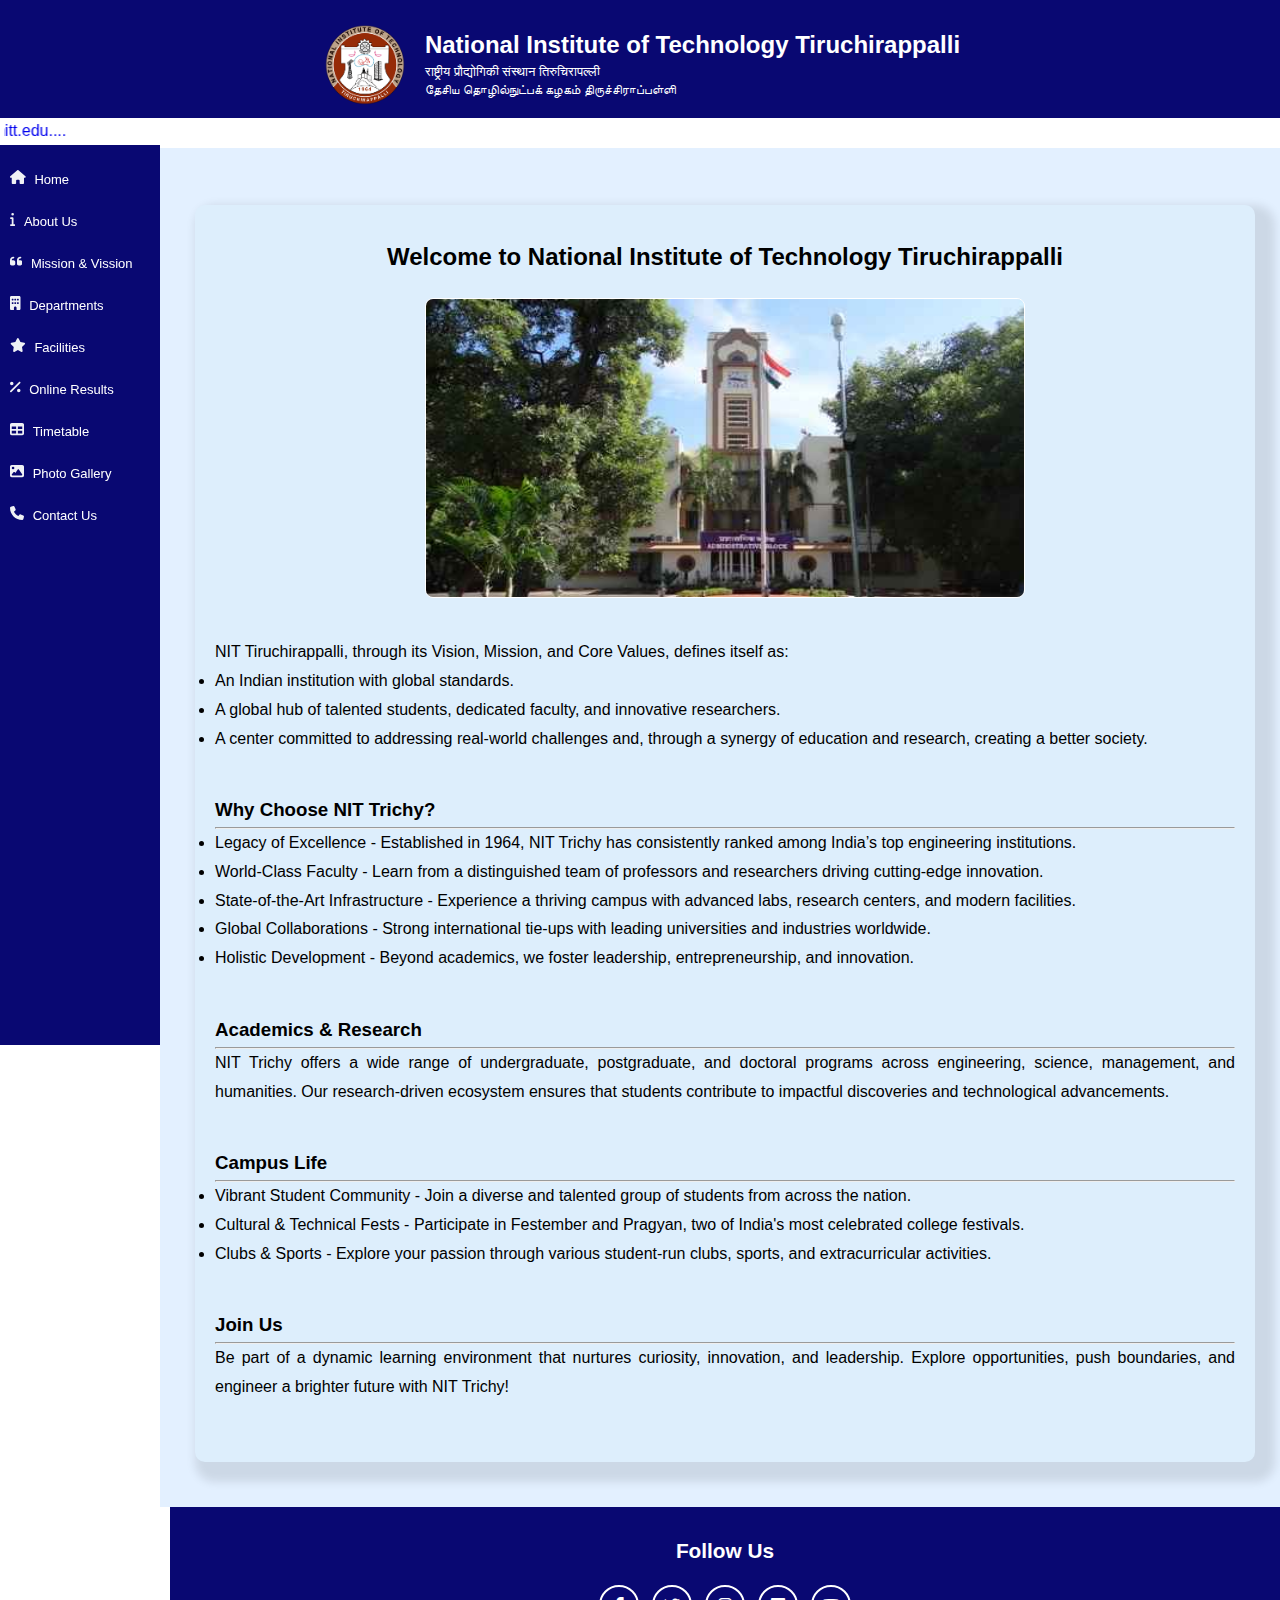
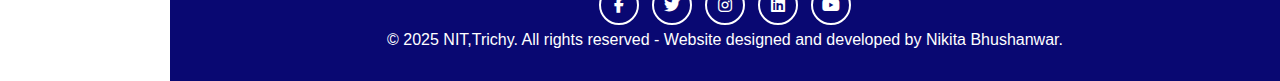
<file: index.html>
<!DOCTYPE html>
<html lang="en">

<head>
    <meta charset="UTF-8">
    <meta name="viewport" content="width=device-width, initial-scale=1.0">
    <title>Home Page</title>
    <link rel="stylesheet" type="text/css"
        href="https://cdnjs.cloudflare.com/ajax/libs/font-awesome/6.7.2/css/all.min.css" />
    <link rel="stylesheet" type="text/css" href="style.css" /> 
 
<script async src="https://www.googletagmanager.com/gtag/js?id=G-X4LWF6E8EG"></script>
<script>
  window.dataLayer = window.dataLayer || [];
  function gtag(){dataLayer.push(arguments);}
  gtag('js', new Date());

  gtag('config', 'G-X4LWF6E8EG');
</script>
</head>

<body>

    <div id="header-banner">
        <div class="logo-container">
            <img src="logo.png" width="120px" height="120px">
            <div class="college-name">
                <h1>National Institute of Technology Tiruchirappalli</h1>
                <p style="margin-bottom: 2px;">राष्ट्रीय प्रौद्योगिकी संस्थान तिरुचिरापल्ली</p>
                <p>தேசிய தொழில்நுட்பக் கழகம் திருச்சிராப்பள்ளி</p>
            </div>
        </div>
    </div>


    <div class="marquee-container">
        <marquee behavior="scroll" direction="right">
            <a href="#" target="_blank">NIRF 2024 - First among NITs, Ninth in Engineering</a>
            <a href="#" target="_blank">RECAL Scholarship 2024 Application Form, last date extended till January 21,
                2025</a>
            <a href="#" target="_blank" con="">Congratulations to our B.Tech Students for receiving prestigious Mitacs
                Globalink Research Internship 2024</a>
            <a href="#" target="_blank">Certificate of Appreciation - NIPAM 2022</a>
            <a href="#" target="_blank">NIT-T appointed as the National MOOCs Coordinator for offering Engineering
                Courses
                at UG &amp; PG level by MHRD, GOI</a>
            <a href="#" target="_blank">NIT, Tiruchirapalli gets Prime Minister's Research Fellowship (PMRF) Scheme </a>
            <a href="#" target="_blank">For skill hub courses and applications https://skillhub.nitt.edu/ ....</a>
            <a href="#">Women Sexual Harassment Helpline 9486001149, email: womencell@nitt.edu.... Students Grievance
                Helpline Mobile Number: 9486001198 and email: studentsgrievance@nitt.edu....</a>
        </marquee>
    </div>

    <div class="main-container">
        <div class="container">
            <div class="content">
                <h2 style="text-align: center; padding: 10px;">Welcome to National Institute of Technology
                    Tiruchirappalli</h2>
                <img src="main.JPG" width="400px" height="300px" alt="NIT Trichy" style="border: 1px solid #fff;">
                <p><h4 style="font-weight:400">NIT Tiruchirappalli, through its Vision, Mission, and Core Values, defines itself as:</h4>
                <ul type="disc">
                    <li>An Indian institution with global standards.</li>
                    <li>A global hub of talented students, dedicated faculty, and innovative researchers.</li>
                    <li>A center committed to addressing real-world challenges and, through a synergy of education and
                        research, creating a better society.</li>
                </ul>
                </p>
                <p>
                    <h3>Why Choose NIT Trichy?</h3>
                    <hr>
                    <ul type="disc"> 
                    <li>Legacy of Excellence - Established in 1964, NIT Trichy has consistently ranked among India’s top
                    engineering institutions.</li>
                    <li>World-Class Faculty - Learn from a distinguished team of professors and researchers driving
                    cutting-edge innovation.</li>
                    <li> State-of-the-Art Infrastructure - Experience a thriving campus with advanced labs, research
                    centers, and modern facilities.</li>
                    <li>Global Collaborations - Strong international tie-ups with leading universities and industries
                    worldwide.</li>
                    <li> Holistic Development - Beyond academics, we foster leadership, entrepreneurship, and innovation.</li>
                    </ul>
                </p>
                <p>
                    <h3>Academics & Research</h3>
                    <hr>
                    NIT Trichy offers a wide range of undergraduate, postgraduate, and doctoral programs across
                    engineering, science, management, and humanities. Our research-driven ecosystem ensures that
                    students contribute to impactful discoveries and technological advancements.
                </p>
                <p>
                    <h3>Campus Life</h3>
                    <hr>
                    <ul type="disc">
                    <li>Vibrant Student Community - Join a diverse and talented group of students from across the nation.</li>
                    <li> Cultural & Technical Fests - Participate in Festember and Pragyan, two of India's most celebrated
                    college festivals.</li>
                    <li> Clubs & Sports - Explore your passion through various student-run clubs, sports, and
                    extracurricular activities.</li>
                    </ul>
                </p>
                <p>
                    <h3>Join Us</h3>
                    <hr>
                    Be part of a dynamic learning environment that nurtures curiosity, innovation, and leadership.
                    Explore opportunities, push boundaries, and engineer a brighter future with NIT Trichy!
                </p>
            </div>
        </div>
    </div>


    <div class="sidebar">
        <ul class="nav">
            <li>
                <a href="index.html">
                    <svg xmlns="http://www.w3.org/2000/svg" height="14" width="15.75"
                        viewBox="0 0 576 512"><!--!Font Awesome Free 6.7.2 by @fontawesome - https://fontawesome.com License - https://fontawesome.com/license/free Copyright 2025 Fonticons, Inc.-->
                        <path fill="#eff1f5"
                            d="M575.8 255.5c0 18-15 32.1-32 32.1l-32 0 .7 160.2c0 2.7-.2 5.4-.5 8.1l0 16.2c0 22.1-17.9 40-40 40l-16 0c-1.1 0-2.2 0-3.3-.1c-1.4 .1-2.8 .1-4.2 .1L416 512l-24 0c-22.1 0-40-17.9-40-40l0-24 0-64c0-17.7-14.3-32-32-32l-64 0c-17.7 0-32 14.3-32 32l0 64 0 24c0 22.1-17.9 40-40 40l-24 0-31.9 0c-1.5 0-3-.1-4.5-.2c-1.2 .1-2.4 .2-3.6 .2l-16 0c-22.1 0-40-17.9-40-40l0-112c0-.9 0-1.9 .1-2.8l0-69.7-32 0c-18 0-32-14-32-32.1c0-9 3-17 10-24L266.4 8c7-7 15-8 22-8s15 2 21 7L564.8 231.5c8 7 12 15 11 24z" />
                    </svg>
                    <span>Home</span>
                </a>
            </li>

            <li>
                <a href="about_us.html">
                    <svg xmlns="http://www.w3.org/2000/svg" height="14" width="5.25"
                        viewBox="0 0 192 512"><!--!Font Awesome Free 6.7.2 by @fontawesome - https://fontawesome.com License - https://fontawesome.com/license/free Copyright 2025 Fonticons, Inc.-->
                        <path fill="#eff1f5"
                            d="M48 80a48 48 0 1 1 96 0A48 48 0 1 1 48 80zM0 224c0-17.7 14.3-32 32-32l64 0c17.7 0 32 14.3 32 32l0 224 32 0c17.7 0 32 14.3 32 32s-14.3 32-32 32L32 512c-17.7 0-32-14.3-32-32s14.3-32 32-32l32 0 0-192-32 0c-17.7 0-32-14.3-32-32z" />
                    </svg>
                    <span>About Us</span>
                </a>
            </li>

            <li>
                <a href="mission.html">
                    <svg xmlns="http://www.w3.org/2000/svg" height="14" width="12.25"
                        viewBox="0 0 448 512"><!--!Font Awesome Free 6.7.2 by @fontawesome - https://fontawesome.com License - https://fontawesome.com/license/free Copyright 2025 Fonticons, Inc.-->
                        <path fill="#eff1f5"
                            d="M0 216C0 149.7 53.7 96 120 96l8 0c17.7 0 32 14.3 32 32s-14.3 32-32 32l-8 0c-30.9 0-56 25.1-56 56l0 8 64 0c35.3 0 64 28.7 64 64l0 64c0 35.3-28.7 64-64 64l-64 0c-35.3 0-64-28.7-64-64l0-32 0-32 0-72zm256 0c0-66.3 53.7-120 120-120l8 0c17.7 0 32 14.3 32 32s-14.3 32-32 32l-8 0c-30.9 0-56 25.1-56 56l0 8 64 0c35.3 0 64 28.7 64 64l0 64c0 35.3-28.7 64-64 64l-64 0c-35.3 0-64-28.7-64-64l0-32 0-32 0-72z" />
                    </svg>
                    <span>Mission & Vission</span>
                </a>
            </li>

            <li>
                <a href="departmentnew.html">
                    <svg xmlns="http://www.w3.org/2000/svg" height="14" width="10.5"
                        viewBox="0 0 384 512"><!--!Font Awesome Free 6.7.2 by @fontawesome - https://fontawesome.com License - https://fontawesome.com/license/free Copyright 2025 Fonticons, Inc.-->
                        <path fill="#eff1f5"
                            d="M48 0C21.5 0 0 21.5 0 48L0 464c0 26.5 21.5 48 48 48l96 0 0-80c0-26.5 21.5-48 48-48s48 21.5 48 48l0 80 96 0c26.5 0 48-21.5 48-48l0-416c0-26.5-21.5-48-48-48L48 0zM64 240c0-8.8 7.2-16 16-16l32 0c8.8 0 16 7.2 16 16l0 32c0 8.8-7.2 16-16 16l-32 0c-8.8 0-16-7.2-16-16l0-32zm112-16l32 0c8.8 0 16 7.2 16 16l0 32c0 8.8-7.2 16-16 16l-32 0c-8.8 0-16-7.2-16-16l0-32c0-8.8 7.2-16 16-16zm80 16c0-8.8 7.2-16 16-16l32 0c8.8 0 16 7.2 16 16l0 32c0 8.8-7.2 16-16 16l-32 0c-8.8 0-16-7.2-16-16l0-32zM80 96l32 0c8.8 0 16 7.2 16 16l0 32c0 8.8-7.2 16-16 16l-32 0c-8.8 0-16-7.2-16-16l0-32c0-8.8 7.2-16 16-16zm80 16c0-8.8 7.2-16 16-16l32 0c8.8 0 16 7.2 16 16l0 32c0 8.8-7.2 16-16 16l-32 0c-8.8 0-16-7.2-16-16l0-32zM272 96l32 0c8.8 0 16 7.2 16 16l0 32c0 8.8-7.2 16-16 16l-32 0c-8.8 0-16-7.2-16-16l0-32c0-8.8 7.2-16 16-16z" />
                    </svg>
                    <span>Departments</span>
                </a>
            </li>

            <li>
                <a href="facilities.html">
                    <svg xmlns="http://www.w3.org/2000/svg" height="14" width="15.75"
                        viewBox="0 0 576 512"><!--!Font Awesome Free 6.7.2 by @fontawesome - https://fontawesome.com License - https://fontawesome.com/license/free Copyright 2025 Fonticons, Inc.-->
                        <path fill="#eff1f5"
                            d="M316.9 18C311.6 7 300.4 0 288.1 0s-23.4 7-28.8 18L195 150.3 51.4 171.5c-12 1.8-22 10.2-25.7 21.7s-.7 24.2 7.9 32.7L137.8 329 113.2 474.7c-2 12 3 24.2 12.9 31.3s23 8 33.8 2.3l128.3-68.5 128.3 68.5c10.8 5.7 23.9 4.9 33.8-2.3s14.9-19.3 12.9-31.3L438.5 329 542.7 225.9c8.6-8.5 11.7-21.2 7.9-32.7s-13.7-19.9-25.7-21.7L381.2 150.3 316.9 18z" />
                    </svg>
                    <span>Facilities</span>
                </a>
            </li>

            <li>
                <a href="resultsnew.html">
                    <svg xmlns="http://www.w3.org/2000/svg" height="14" width="10.5"
                        viewBox="0 0 384 512"><!--!Font Awesome Free 6.7.2 by @fontawesome - https://fontawesome.com License - https://fontawesome.com/license/free Copyright 2025 Fonticons, Inc.-->
                        <path fill="#eff1f5"
                            d="M374.6 118.6c12.5-12.5 12.5-32.8 0-45.3s-32.8-12.5-45.3 0l-320 320c-12.5 12.5-12.5 32.8 0 45.3s32.8 12.5 45.3 0l320-320zM128 128A64 64 0 1 0 0 128a64 64 0 1 0 128 0zM384 384a64 64 0 1 0 -128 0 64 64 0 1 0 128 0z" />
                    </svg>
                    <span>Online Results</span>
                </a>
            </li>

            <li>
                <a href="timetable.html">
                    <svg xmlns="http://www.w3.org/2000/svg" height="14" width="14"
                        viewBox="0 0 512 512"><!--!Font Awesome Free 6.7.2 by @fontawesome - https://fontawesome.com License - https://fontawesome.com/license/free Copyright 2025 Fonticons, Inc.-->
                        <path fill="#eff1f5"
                            d="M64 256l0-96 160 0 0 96L64 256zm0 64l160 0 0 96L64 416l0-96zm224 96l0-96 160 0 0 96-160 0zM448 256l-160 0 0-96 160 0 0 96zM64 32C28.7 32 0 60.7 0 96L0 416c0 35.3 28.7 64 64 64l384 0c35.3 0 64-28.7 64-64l0-320c0-35.3-28.7-64-64-64L64 32z" />
                    </svg>
                    <span>Timetable</span>
                </a>
            </li>

            <li>
                <a href="photonew.html">
                    <svg xmlns="http://www.w3.org/2000/svg" height="14" width="14"
                        viewBox="0 0 512 512"><!--!Font Awesome Free 6.7.2 by @fontawesome - https://fontawesome.com License - https://fontawesome.com/license/free Copyright 2025 Fonticons, Inc.-->
                        <path fill="#eff1f5"
                            d="M0 96C0 60.7 28.7 32 64 32l384 0c35.3 0 64 28.7 64 64l0 320c0 35.3-28.7 64-64 64L64 480c-35.3 0-64-28.7-64-64L0 96zM323.8 202.5c-4.5-6.6-11.9-10.5-19.8-10.5s-15.4 3.9-19.8 10.5l-87 127.6L170.7 297c-4.6-5.7-11.5-9-18.7-9s-14.2 3.3-18.7 9l-64 80c-5.8 7.2-6.9 17.1-2.9 25.4s12.4 13.6 21.6 13.6l96 0 32 0 208 0c8.9 0 17.1-4.9 21.2-12.8s3.6-17.4-1.4-24.7l-120-176zM112 192a48 48 0 1 0 0-96 48 48 0 1 0 0 96z" />
                    </svg>
                    <span>Photo Gallery</span>
                </a>
            </li>

            <li>
                <a href="contactnew.html">
                    <svg xmlns="http://www.w3.org/2000/svg" height="14" width="14"
                        viewBox="0 0 512 512"><!--!Font Awesome Free 6.7.2 by @fontawesome - https://fontawesome.com License - https://fontawesome.com/license/free Copyright 2025 Fonticons, Inc.-->
                        <path fill="#eff1f5"
                            d="M164.9 24.6c-7.7-18.6-28-28.5-47.4-23.2l-88 24C12.1 30.2 0 46 0 64C0 311.4 200.6 512 448 512c18 0 33.8-12.1 38.6-29.5l24-88c5.3-19.4-4.6-39.7-23.2-47.4l-96-40c-16.3-6.8-35.2-2.1-46.3 11.6L304.7 368C234.3 334.7 177.3 277.7 144 207.3L193.3 167c13.7-11.2 18.4-30 11.6-46.3l-40-96z" />
                    </svg>
                    <span>Contact Us</span>
                </a>
            </li>
        </ul>
    </div>

    <div class="contact-footer">
        <h3>Follow Us</h3>
        <div class="social-links">
            <a href="https://www.facebook.com/NITT.Official/" class="fab fa-facebook-f" target="_blank"></a>
            <a href="https://x.com/ReachNITT?mx=2" class="fab fa-twitter" target="_blank"></a>
            <a href="https://www.instagram.com/nit_tiruchirappalli/?hl=en" class="fab fa-instagram" target="_blank"></a>
            <a href="https://in.linkedin.com/school/nittrichy/" class="fab fa-linkedin" target="_blank"></a>
            <a href="https://www.youtube.com/channel/UCEPOEe5azp3FbUjvMwttPqw" class="fab fa-youtube"
                target="_blank"></a>
        </div>
        <p style="text-align: center; color: #fff;">© 2025 NIT,Trichy. All rights reserved - Website designed and
            developed by Nikita Bhushanwar.</p>
    </div>

    <script src="script.js"></script>

</body>

</html>
</file>
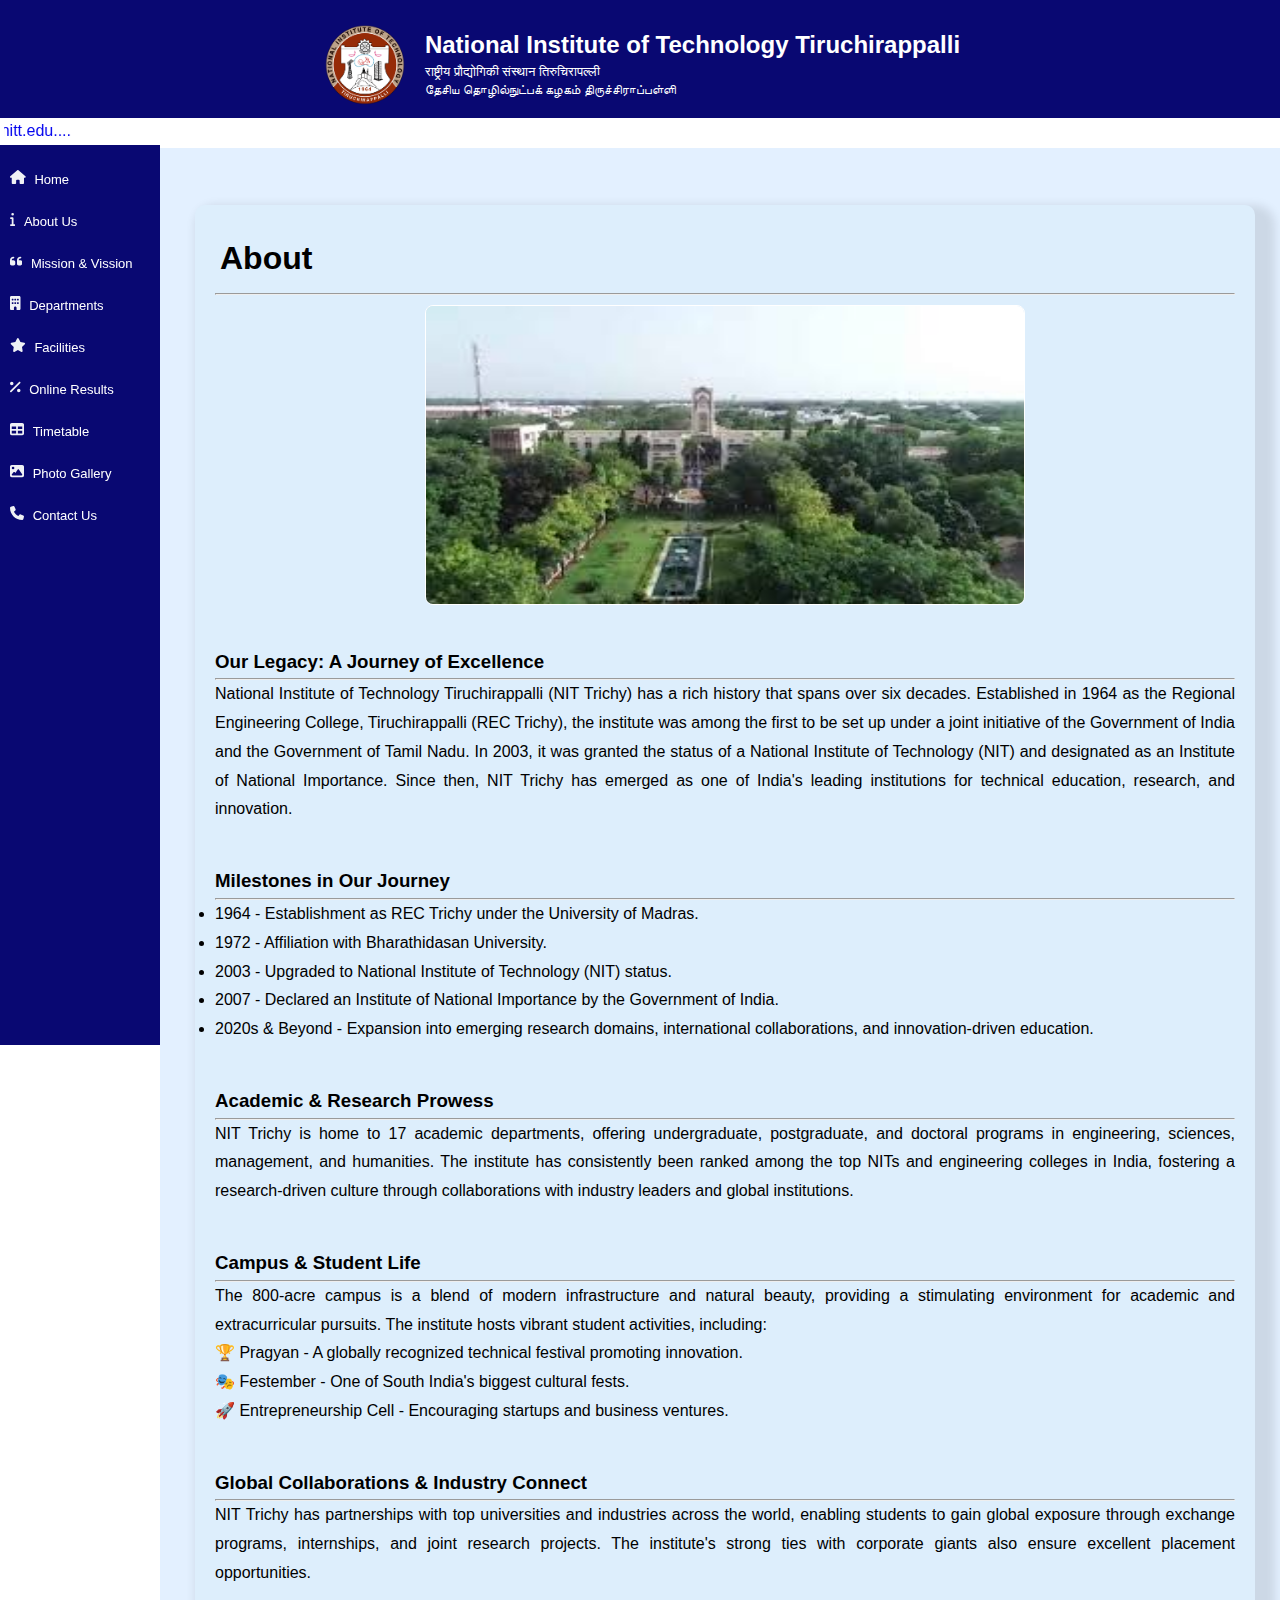
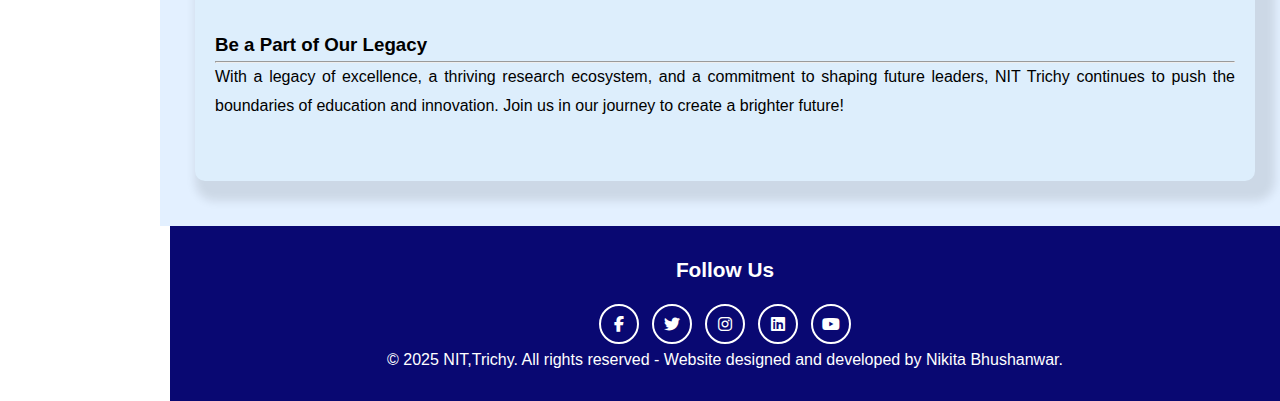
<file: about_us.html>
<!DOCTYPE html>
<html lang="en">

<head>
    <meta charset="UTF-8">
    <meta name="viewport" content="width=device-width, initial-scale=1.0">
    <title>About Us</title>
    <link rel="stylesheet" type="text/css"
        href="https://cdnjs.cloudflare.com/ajax/libs/font-awesome/6.7.2/css/all.min.css" />
    <link rel="stylesheet" type="text/css" href="style.css" />
<script async src="https://www.googletagmanager.com/gtag/js?id=G-X4LWF6E8EG"></script>
<script>
  window.dataLayer = window.dataLayer || [];
  function gtag(){dataLayer.push(arguments);}
  gtag('js', new Date());

  gtag('config', 'G-X4LWF6E8EG');
</script>
</head>

<body>

    <div id="header-banner">
        <div class="logo-container">
            <img src="logo.png" width="120px" height="120px">
            <div class="college-name">
                <h1>National Institute of Technology Tiruchirappalli</h1>
                <p style="margin-bottom: 2px;">राष्ट्रीय प्रौद्योगिकी संस्थान तिरुचिरापल्ली</p>
                <p>தேசிய தொழில்நுட்பக் கழகம் திருச்சிராப்பள்ளி</p>
            </div>
        </div>
    </div>


    <div class="marquee-container">
        <marquee behavior="scroll" direction="right">
            <a href="#" target="_blank">NIRF 2024 - First among NITs, Ninth in Engineering</a>
            <a href="#" target="_blank">RECAL Scholarship 2024 Application Form, last date extended till January 21,
                2025</a>
            <a href="#" target="_blank" con="">Congratulations to our B.Tech Students for receiving prestigious Mitacs
                Globalink Research Internship 2024</a>
            <a href="#" target="_blank">Certificate of Appreciation - NIPAM 2022</a>
            <a href="#" target="_blank">NIT-T appointed as the National MOOCs Coordinator for offering Engineering
                Courses
                at UG &amp; PG level by MHRD, GOI</a>
            <a href="#" target="_blank">NIT, Tiruchirapalli gets Prime Minister's Research Fellowship (PMRF) Scheme </a>
            <a href="#" target="_blank">For skill hub courses and applications https://skillhub.nitt.edu/ ....</a>
            <a href="#">Women Sexual Harassment Helpline 9486001149, email: womencell@nitt.edu.... Students Grievance
                Helpline Mobile Number: 9486001198 and email: studentsgrievance@nitt.edu....</a>
        </marquee>
    </div>

    <div class="main-container">
        <div class="container">
            <div class="content">
                <h1 style=" padding: 5px;">About</h1>
                <hr>
                <img src="campus1.jpeg" width="400px" height="300px" alt="NIT Trichy"
                    style="border: 1px solid #fff;">
                <p>
                <h3>Our Legacy: A Journey of Excellence</h3>
                <hr>
                    National Institute of Technology Tiruchirappalli (NIT Trichy) has a rich history that spans over six
                    decades. Established in 1964 as the Regional Engineering College, Tiruchirappalli (REC Trichy), the
                    institute was among the first to be set up under a joint initiative of the Government of India and
                    the
                    Government of Tamil Nadu. In 2003, it was granted the status of a National Institute of Technology
                    (NIT)
                    and designated as an Institute of National Importance. Since then, NIT Trichy has emerged as one of
                    India's leading institutions for technical education, research, and innovation.
                    </p>
                    <p>
                    <h3>Milestones in Our Journey</h3>
                    <hr>
                    <ul type="disc">
                        <li>1964 - Establishment as REC Trichy under the University of Madras.</li>
                        <li>1972 - Affiliation with Bharathidasan University.</li>
                        <li>2003 - Upgraded to National Institute of Technology (NIT) status.</li>
                        <li>2007 - Declared an Institute of National Importance by the Government of India.</li>
                        <li>2020s & Beyond - Expansion into emerging research domains, international collaborations, and
                            innovation-driven education.</li>
                    </ul>
                    </p>
                    <p>
                    <h3>Academic & Research Prowess</h3>
                    <hr>
                    NIT Trichy is home to 17 academic departments, offering undergraduate, postgraduate, and doctoral
                    programs in engineering, sciences, management, and humanities. The institute has consistently been
                    ranked among the top NITs and engineering colleges in India, fostering a research-driven culture
                    through collaborations with industry leaders and global institutions.
                    <p>
                    <h3>Campus & Student Life</h3>
                    <hr>
                    The 800-acre campus is a blend of modern infrastructure and natural beauty, providing a stimulating
                    environment for academic and extracurricular pursuits. The institute hosts vibrant student
                    activities, including:
                    <br>
                    🏆 Pragyan - A globally recognized technical festival promoting innovation.
                    <br>
                    🎭 Festember - One of South India's biggest cultural fests.
                    <br>
                    &#128640 Entrepreneurship Cell - Encouraging startups and business ventures.
                    </p>
                    <p>
                    <h3>Global Collaborations & Industry Connect</h3>
                    <hr>
                    NIT Trichy has partnerships with top universities and industries across the world, enabling students
                    to gain global exposure through exchange programs, internships, and joint research projects. The
                    institute's strong ties with corporate giants also ensure excellent placement opportunities.
                    </p>
                    <p>
                    <h3>Be a Part of Our Legacy</h3>
                    <hr>
                    With a legacy of excellence, a thriving research ecosystem, and a commitment to shaping future
                    leaders, NIT Trichy continues to push the boundaries of education and innovation. Join us in our
                    journey to create a brighter future!
                    <br>
                    </p>
            </div>
        </div>
    </div>


    <div class="sidebar">
        <ul class="nav">
            <li>
                <a href="index.html">
                    <svg xmlns="http://www.w3.org/2000/svg" height="14" width="15.75"
                        viewBox="0 0 576 512"><!--!Font Awesome Free 6.7.2 by @fontawesome - https://fontawesome.com License - https://fontawesome.com/license/free Copyright 2025 Fonticons, Inc.-->
                        <path fill="#eff1f5"
                            d="M575.8 255.5c0 18-15 32.1-32 32.1l-32 0 .7 160.2c0 2.7-.2 5.4-.5 8.1l0 16.2c0 22.1-17.9 40-40 40l-16 0c-1.1 0-2.2 0-3.3-.1c-1.4 .1-2.8 .1-4.2 .1L416 512l-24 0c-22.1 0-40-17.9-40-40l0-24 0-64c0-17.7-14.3-32-32-32l-64 0c-17.7 0-32 14.3-32 32l0 64 0 24c0 22.1-17.9 40-40 40l-24 0-31.9 0c-1.5 0-3-.1-4.5-.2c-1.2 .1-2.4 .2-3.6 .2l-16 0c-22.1 0-40-17.9-40-40l0-112c0-.9 0-1.9 .1-2.8l0-69.7-32 0c-18 0-32-14-32-32.1c0-9 3-17 10-24L266.4 8c7-7 15-8 22-8s15 2 21 7L564.8 231.5c8 7 12 15 11 24z" />
                    </svg>
                    <span>Home</span>
                </a>
            </li>

            <li>
                <a href="about_us.html">
                    <svg xmlns="http://www.w3.org/2000/svg" height="14" width="5.25"
                        viewBox="0 0 192 512"><!--!Font Awesome Free 6.7.2 by @fontawesome - https://fontawesome.com License - https://fontawesome.com/license/free Copyright 2025 Fonticons, Inc.-->
                        <path fill="#eff1f5"
                            d="M48 80a48 48 0 1 1 96 0A48 48 0 1 1 48 80zM0 224c0-17.7 14.3-32 32-32l64 0c17.7 0 32 14.3 32 32l0 224 32 0c17.7 0 32 14.3 32 32s-14.3 32-32 32L32 512c-17.7 0-32-14.3-32-32s14.3-32 32-32l32 0 0-192-32 0c-17.7 0-32-14.3-32-32z" />
                    </svg>
                    <span>About Us</span>
                </a>
            </li>

            <li>
                <a href="mission.html">
                    <svg xmlns="http://www.w3.org/2000/svg" height="14" width="12.25"
                        viewBox="0 0 448 512"><!--!Font Awesome Free 6.7.2 by @fontawesome - https://fontawesome.com License - https://fontawesome.com/license/free Copyright 2025 Fonticons, Inc.-->
                        <path fill="#eff1f5"
                            d="M0 216C0 149.7 53.7 96 120 96l8 0c17.7 0 32 14.3 32 32s-14.3 32-32 32l-8 0c-30.9 0-56 25.1-56 56l0 8 64 0c35.3 0 64 28.7 64 64l0 64c0 35.3-28.7 64-64 64l-64 0c-35.3 0-64-28.7-64-64l0-32 0-32 0-72zm256 0c0-66.3 53.7-120 120-120l8 0c17.7 0 32 14.3 32 32s-14.3 32-32 32l-8 0c-30.9 0-56 25.1-56 56l0 8 64 0c35.3 0 64 28.7 64 64l0 64c0 35.3-28.7 64-64 64l-64 0c-35.3 0-64-28.7-64-64l0-32 0-32 0-72z" />
                    </svg>
                    <span>Mission & Vission</span>
                </a>
            </li>

            <li>
                <a href="departmentnew.html">
                    <svg xmlns="http://www.w3.org/2000/svg" height="14" width="10.5"
                        viewBox="0 0 384 512"><!--!Font Awesome Free 6.7.2 by @fontawesome - https://fontawesome.com License - https://fontawesome.com/license/free Copyright 2025 Fonticons, Inc.-->
                        <path fill="#eff1f5"
                            d="M48 0C21.5 0 0 21.5 0 48L0 464c0 26.5 21.5 48 48 48l96 0 0-80c0-26.5 21.5-48 48-48s48 21.5 48 48l0 80 96 0c26.5 0 48-21.5 48-48l0-416c0-26.5-21.5-48-48-48L48 0zM64 240c0-8.8 7.2-16 16-16l32 0c8.8 0 16 7.2 16 16l0 32c0 8.8-7.2 16-16 16l-32 0c-8.8 0-16-7.2-16-16l0-32zm112-16l32 0c8.8 0 16 7.2 16 16l0 32c0 8.8-7.2 16-16 16l-32 0c-8.8 0-16-7.2-16-16l0-32c0-8.8 7.2-16 16-16zm80 16c0-8.8 7.2-16 16-16l32 0c8.8 0 16 7.2 16 16l0 32c0 8.8-7.2 16-16 16l-32 0c-8.8 0-16-7.2-16-16l0-32zM80 96l32 0c8.8 0 16 7.2 16 16l0 32c0 8.8-7.2 16-16 16l-32 0c-8.8 0-16-7.2-16-16l0-32c0-8.8 7.2-16 16-16zm80 16c0-8.8 7.2-16 16-16l32 0c8.8 0 16 7.2 16 16l0 32c0 8.8-7.2 16-16 16l-32 0c-8.8 0-16-7.2-16-16l0-32zM272 96l32 0c8.8 0 16 7.2 16 16l0 32c0 8.8-7.2 16-16 16l-32 0c-8.8 0-16-7.2-16-16l0-32c0-8.8 7.2-16 16-16z" />
                    </svg>
                    <span>Departments</span>
                </a>
            </li>

            <li>
                <a href="facilities.html">
                    <svg xmlns="http://www.w3.org/2000/svg" height="14" width="15.75"
                        viewBox="0 0 576 512"><!--!Font Awesome Free 6.7.2 by @fontawesome - https://fontawesome.com License - https://fontawesome.com/license/free Copyright 2025 Fonticons, Inc.-->
                        <path fill="#eff1f5"
                            d="M316.9 18C311.6 7 300.4 0 288.1 0s-23.4 7-28.8 18L195 150.3 51.4 171.5c-12 1.8-22 10.2-25.7 21.7s-.7 24.2 7.9 32.7L137.8 329 113.2 474.7c-2 12 3 24.2 12.9 31.3s23 8 33.8 2.3l128.3-68.5 128.3 68.5c10.8 5.7 23.9 4.9 33.8-2.3s14.9-19.3 12.9-31.3L438.5 329 542.7 225.9c8.6-8.5 11.7-21.2 7.9-32.7s-13.7-19.9-25.7-21.7L381.2 150.3 316.9 18z" />
                    </svg>
                    <span>Facilities</span>
                </a>
            </li>

            <li>
                <a href="resultsnew.html">
                    <svg xmlns="http://www.w3.org/2000/svg" height="14" width="10.5"
                        viewBox="0 0 384 512"><!--!Font Awesome Free 6.7.2 by @fontawesome - https://fontawesome.com License - https://fontawesome.com/license/free Copyright 2025 Fonticons, Inc.-->
                        <path fill="#eff1f5"
                            d="M374.6 118.6c12.5-12.5 12.5-32.8 0-45.3s-32.8-12.5-45.3 0l-320 320c-12.5 12.5-12.5 32.8 0 45.3s32.8 12.5 45.3 0l320-320zM128 128A64 64 0 1 0 0 128a64 64 0 1 0 128 0zM384 384a64 64 0 1 0 -128 0 64 64 0 1 0 128 0z" />
                    </svg>
                    <span>Online Results</span>
                </a>
            </li>

            <li>
                <a href="timetable.html">
                    <svg xmlns="http://www.w3.org/2000/svg" height="14" width="14"
                        viewBox="0 0 512 512"><!--!Font Awesome Free 6.7.2 by @fontawesome - https://fontawesome.com License - https://fontawesome.com/license/free Copyright 2025 Fonticons, Inc.-->
                        <path fill="#eff1f5"
                            d="M64 256l0-96 160 0 0 96L64 256zm0 64l160 0 0 96L64 416l0-96zm224 96l0-96 160 0 0 96-160 0zM448 256l-160 0 0-96 160 0 0 96zM64 32C28.7 32 0 60.7 0 96L0 416c0 35.3 28.7 64 64 64l384 0c35.3 0 64-28.7 64-64l0-320c0-35.3-28.7-64-64-64L64 32z" />
                    </svg>
                    <span>Timetable</span>
                </a>
            </li>

            <li>
                <a href="photonew.html">
                    <svg xmlns="http://www.w3.org/2000/svg" height="14" width="14"
                        viewBox="0 0 512 512"><!--!Font Awesome Free 6.7.2 by @fontawesome - https://fontawesome.com License - https://fontawesome.com/license/free Copyright 2025 Fonticons, Inc.-->
                        <path fill="#eff1f5"
                            d="M0 96C0 60.7 28.7 32 64 32l384 0c35.3 0 64 28.7 64 64l0 320c0 35.3-28.7 64-64 64L64 480c-35.3 0-64-28.7-64-64L0 96zM323.8 202.5c-4.5-6.6-11.9-10.5-19.8-10.5s-15.4 3.9-19.8 10.5l-87 127.6L170.7 297c-4.6-5.7-11.5-9-18.7-9s-14.2 3.3-18.7 9l-64 80c-5.8 7.2-6.9 17.1-2.9 25.4s12.4 13.6 21.6 13.6l96 0 32 0 208 0c8.9 0 17.1-4.9 21.2-12.8s3.6-17.4-1.4-24.7l-120-176zM112 192a48 48 0 1 0 0-96 48 48 0 1 0 0 96z" />
                    </svg>
                    <span>Photo Gallery</span>
                </a>
            </li>

            <li>
                <a href="contactnew.html">
                    <svg xmlns="http://www.w3.org/2000/svg" height="14" width="14"
                        viewBox="0 0 512 512"><!--!Font Awesome Free 6.7.2 by @fontawesome - https://fontawesome.com License - https://fontawesome.com/license/free Copyright 2025 Fonticons, Inc.-->
                        <path fill="#eff1f5"
                            d="M164.9 24.6c-7.7-18.6-28-28.5-47.4-23.2l-88 24C12.1 30.2 0 46 0 64C0 311.4 200.6 512 448 512c18 0 33.8-12.1 38.6-29.5l24-88c5.3-19.4-4.6-39.7-23.2-47.4l-96-40c-16.3-6.8-35.2-2.1-46.3 11.6L304.7 368C234.3 334.7 177.3 277.7 144 207.3L193.3 167c13.7-11.2 18.4-30 11.6-46.3l-40-96z" />
                    </svg>
                    <span>Contact Us</span>
                </a>
            </li>
        </ul>
    </div>

    <div class="contact-footer">
        <h3>Follow Us</h3>
        <div class="social-links">
            <a href="https://www.facebook.com/NITT.Official/" class="fab fa-facebook-f" target="_blank"></a>
            <a href="https://x.com/ReachNITT?mx=2" class="fab fa-twitter" target="_blank"></a>
            <a href="https://www.instagram.com/nit_tiruchirappalli/?hl=en" class="fab fa-instagram" target="_blank"></a>
            <a href="https://in.linkedin.com/school/nittrichy/" class="fab fa-linkedin" target="_blank"></a>
            <a href="https://www.youtube.com/channel/UCEPOEe5azp3FbUjvMwttPqw" class="fab fa-youtube"
                target="_blank"></a>
        </div>
        <p style="text-align: center; color: #fff;">© 2025 NIT,Trichy. All rights reserved - Website designed and
            developed by Nikita Bhushanwar.</p>
    </div>

    <script src="script.js"></script>

</body>

</html>
</file>
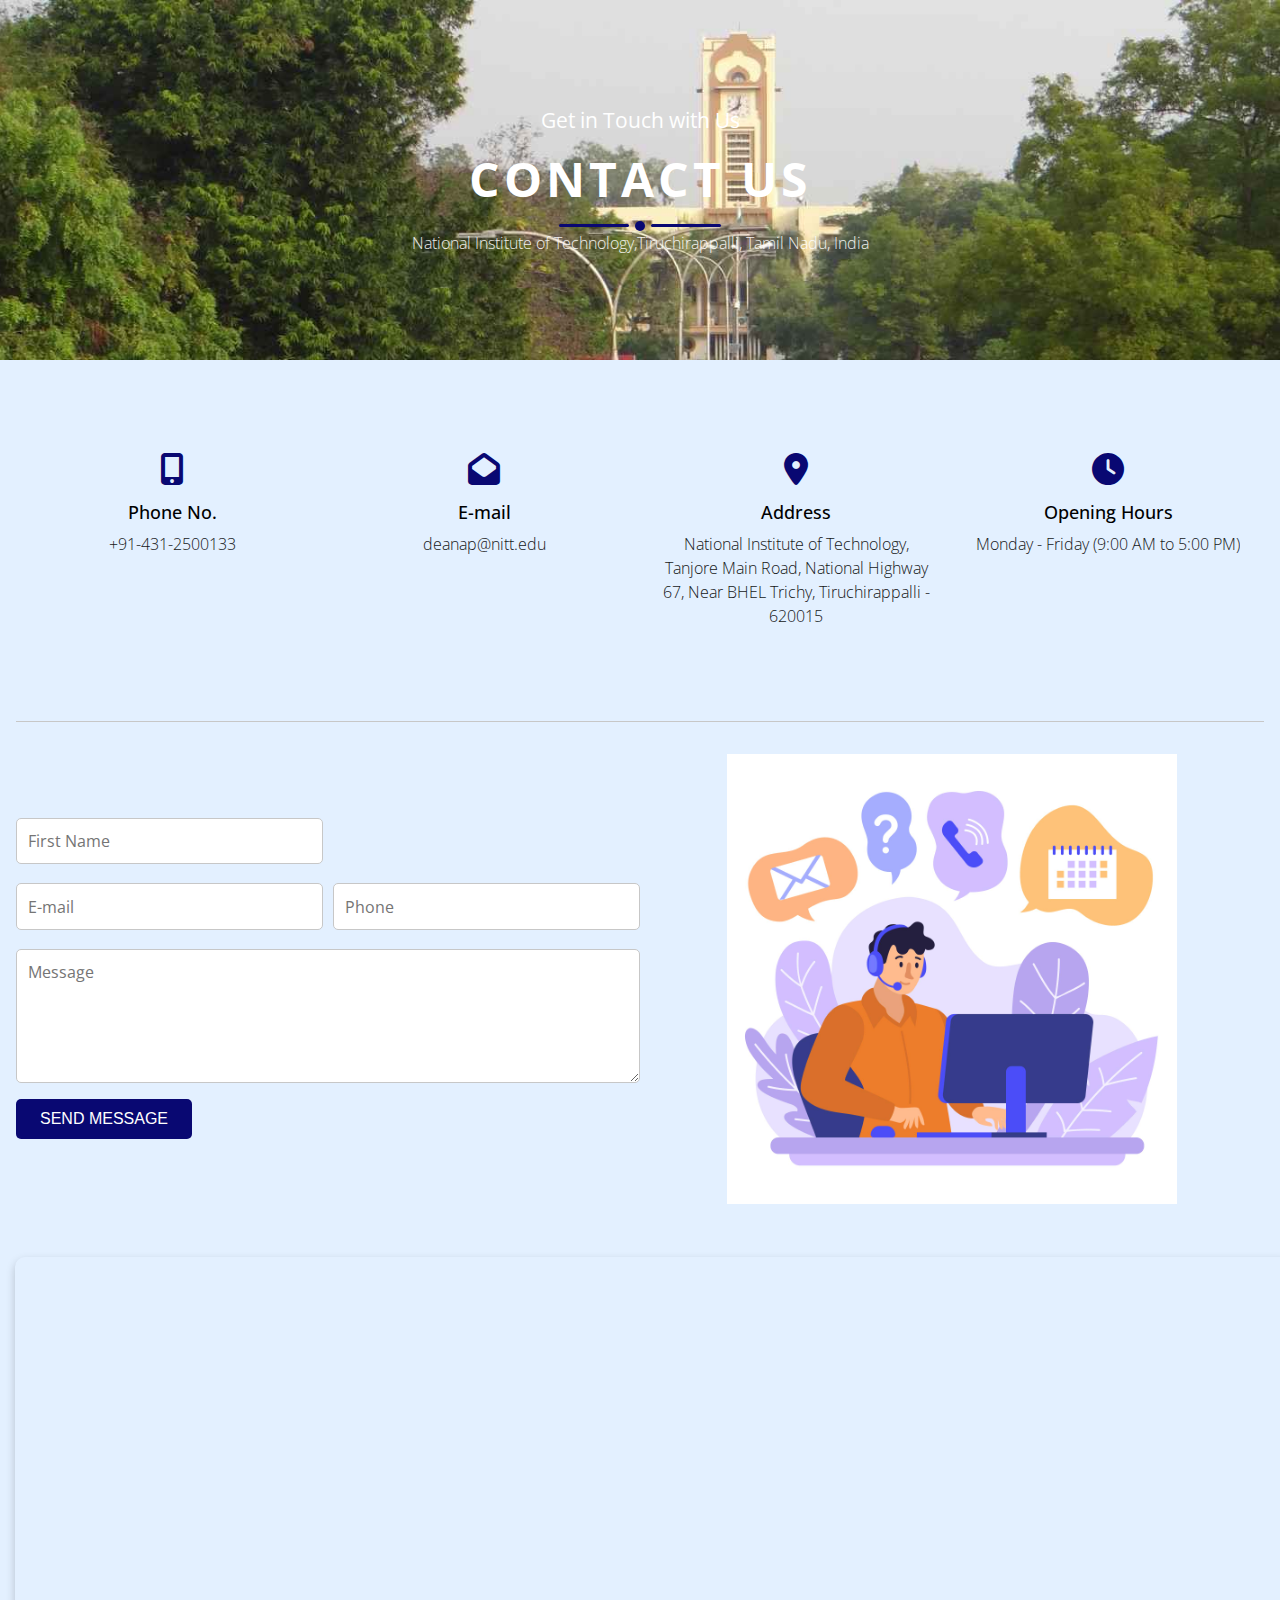
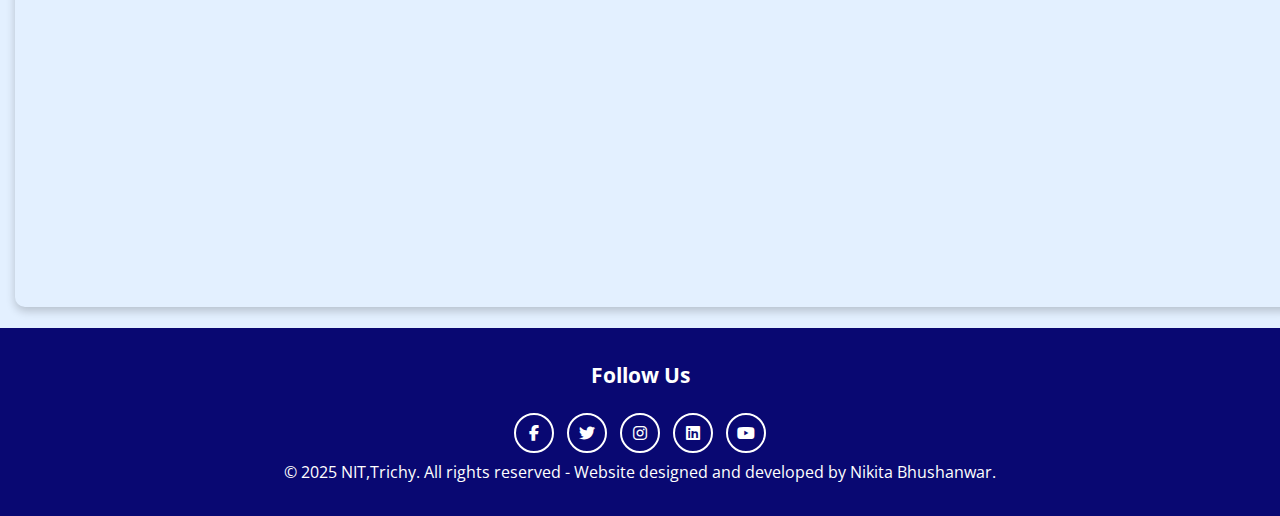
<file: contact_us.html>
<!DOCTYPE html>
<html lang="en">

<head>
    <meta charset="UTF-8">
    <meta name="viewport" content="width=device-width, initial-scale=1.0">
    <title>Contact Us</title>

    <link rel="stylesheet" href="https://cdnjs.cloudflare.com/ajax/libs/font-awesome/6.7.2/css/all.min.css"
        integrity="sha512-Evv84Mr4kqVGRNSgIGL/F/aIDqQb7xQ2vcrdIwxfjThSH8CSR7PBEakCr51Ck+w+/U6swU2Im1vVX0SVk9ABhg=="
        crossorigin="anonymous" referrerpolicy="no-referrer" />
   
<script async src="https://www.googletagmanager.com/gtag/js?id=G-X4LWF6E8EG"></script>
<script>
  window.dataLayer = window.dataLayer || [];
  function gtag(){dataLayer.push(arguments);}
  gtag('js', new Date());

  gtag('config', 'G-X4LWF6E8EG');
</script>

    <style>
        /* Contact-Us */
        @import url('https://fonts.googleapis.com/css2?family=Open+Sans:,wght@300;400;600;800&display=swap');

        * {
            box-sizing: border-box;
            padding: 0px;
            margin: 0px;
        }

        body {
            font-family: 'Open Sans', sans-serif;
            line-height: 1.5;
        }

        .contact-section {
            background: url("background.png") center;
            background-size: cover;
        }

        .contact-bg {
            height: 40vh;
            background: linear-gradient(rgba(0, 0, 0, 0.5), rgba(0, 0, 0, 0.8));
            background-image: url('contactus2.jpeg');
            background-size: cover;
            background-position: 50% 100%;
            background-repeat: no-repeat;
            background-attachment: fixed;
            text-align: center;
            color: #fff;
            display: flex;
            flex-direction: column;
            justify-content: center;
            align-items: center;
        }

        .contact-bg h3 {
            font-size: 1.3rem;
            font-weight: 400;
        }

        .contact-bg h2 {
            font-size: 3rem;
            text-transform: uppercase;
            padding: 0.4rem 0;
            letter-spacing: 4px;
        }

        .line div {
            margin: 0 0.2rem;
        }

        .line div:nth-child(1),
        .line div:nth-child(3) {
            height: 3px;
            width: 70px;
            background: #090872;
            border-radius: 5px;
        }

        .line {
            display: flex;
            align-items: center;
        }

        .line div:nth-child(2) {
            width: 10px;
            height: 10px;
            background: #090872;
            border-radius: 50%;
        }

        .text {
            font-weight: 300;
            opacity: 0.9;
        }

        .contact-body {
            max-width: 1320px;
            margin: 0 auto;
            padding: 0 1rem;
        }

        .contact-info {
            margin: 2rem 0;
            text-align: center;
            padding: 2rem 0;
        }

        .contact-info span {
            display: block;
        }

        .contact-info div {
            margin: 0.8rem 0;
            padding: 1rem;
        }

        .contact-info span .fas {
            font-size: 2rem;
            padding-bottom: 0.9rem;
            color: #090872;
        }

        .contact-info div span:nth-child(2) {
            font-weight: 500;
            font-size: 1.1rem;
        }

        .contact-info .text {
            padding-top: 0.4rem;
        }

        .contact-form {
            padding: 2rem 0;
            border-top: 1px solid #c7c7c7;
        }

        .contact-form form {
            padding-bottom: 1rem;
        }

        .form-control {
            width: 100%;
            border: 1.5px solid #c7c7c7;
            border-radius: 5px;
            padding: 0.7rem;
            margin: 0.6rem 0;
            font-family: 'Open Sans', sans-serif;
            font-size: 1rem;
            outline: 0;
        }

        .form-control:focus {
            box-shadow: 0 0 6px -3px rgba(48, 48, 48, 1);
        }

        .contact-form form div {
            display: grid;
            grid-template-columns: repeat(2, 1fr);
            column-gap: 0.6rem;
        }

        .send-btn {
            font-family: 'Opem Sans', sans-serif;
            font-size: 1rem;
            text-transform: uppercase;
            color: #fff;
            background: #090872;
            border: none;
            border-radius: 5px;
            padding: 0.7rem 1.5rem;
            cursor: pointer;
            transition: all 0.4s ease;
        }

        .send-btn:hover {
            opacity: 0.8;
        }

        .contact-form>div img {
            width: 100%;
        }

        .contact-form>div {
            margin: 0 auto;
            text-align: center;
        }

        iframe {
            margin: 15px;
        }

        .contact-footer {
            padding: 2rem 0;
            background: #090872;
        }

        .contact-footer h3 {
            font-size: 1.3rem;
            color: #fff;
            margin-bottom: 1rem;
            text-align: center;
        }

        .social-links {
            display: flex;
            justify-content: center;
        }

        .social-links a {
            text-decoration: none;
            width: 40px;
            height: 40px;
            color: #fff;
            border: 2px solid #fff;
            border-radius: 50%;
            display: flex;
            justify-content: center;
            align-items: center;
            margin: 0.4rem;
            transition: all 0.4s ease;
        }

        .social-links a:hover {
            color: #cf4230;
            border-color: #cf4230;
        }

        @media screen and (min-width:768px) {
            .contact-bg .text {
                width: 70%;
                margin-left: auto;
                margin-right: auto;
            }

            .contact-info {
                display: grid;
                grid-template-columns: repeat(2, 1fr);
            }
        }

        @media screen and (min-width:992px) {
            .contact-bg .text {
                width: 50%;
            }

            .contact-form {
                display: grid;
                grid-template-columns: repeat(2, 1fr);
                align-items: center;
            }
        }

        @media screen and (min-width:1200px) {
            .contact-info {
                grid-template-columns: repeat(4, 1fr);
            }
        }
    </style>
</head>

<body>

    <section class="contact-section">
        <div class="contact-bg">
            <h3>Get in Touch with Us</h3>
            <h2>Contact Us</h2>

            <div class="line">
                <div></div>
                <div></div>
                <div></div>
            </div>
            <p class="text"> National Institute of Technology,Tiruchirappalli, Tamil Nadu, India</p>
        </div>

        <div class="contact-body">
            <div class="contact-info">
                <div>
                    <span><i class="fas fa-mobile-alt"></i></span>
                    <span>Phone No.</span>
                    <span class="text">+91-431-2500133</span>
                </div>

                <div>
                    <span><i class="fas fa-envelope-open"></i></span>
                    <span>E-mail</span>
                    <span class="text">deanap@nitt.edu</span>
                </div>

                <div>
                    <span><i class="fas fa-map-marker-alt"></i></span>
                    <span>Address</span>
                    <span class="text">National Institute of Technology, Tanjore Main Road, National Highway 67, Near
                        BHEL Trichy, Tiruchirappalli - 620015</span>
                </div>

                <div>
                    <span><i class="fas fa-clock"></i></span>
                    <span>Opening Hours</span>
                    <span class="text">Monday - Friday (9:00 AM to 5:00 PM)</span>
                </div>
            </div>

            <div class="contact-form">
                <form>
                    <div>
                        <input type="text" class="form-control" placeholder="First Name">
                    </div>

                    <div>
                        <input type="email" class="form-control" placeholder="E-mail">
                        <input type="text" class="form-control" placeholder="Phone">
                    </div>

                    <textarea rows="5" placeholder="Message" class="form-control"></textarea>
                    <input type="submit" class="send-btn" value="Send Message">
                </form>

                <div>
                    <img src="contactus1.jpg" alt="" width="60%" height="450px">
                </div>
            </div>
        </div>

        <div class="map">
            <iframe
                src="https://www.google.com/maps/embed?pb=!1m18!1m12!1m3!1d3919.682385413958!2d78.81064317408723!3d10.758943359517929!2m3!1f0!2f0!3f0!3m2!1i1024!2i768!4f13.1!3m3!1m2!1s0x3baa8d47758e1ae1%3A0xb3e16389eeab05a!2sNational%20Institute%20of%20Technology%20Tiruchirappalli!5e0!3m2!1sen!2sin!4v1739477830149!5m2!1sen!2sin"
                width="100%" height="650"
                style="border:0; border-radius: 10px;box-shadow: 0px 4px 10px rgba(0,0,0,0.2); " allowfullscreen=""
                loading="lazy" referrerpolicy="no-referrer-when-downgrade"></iframe>
        </div>

        <div class="contact-footer">
            <h3>Follow Us</h3>
            <div class="social-links">
                <a href="https://www.facebook.com/NITT.Official/" class="fab fa-facebook-f" target="_blank"></a>
                <a href="https://x.com/ReachNITT?mx=2" class="fab fa-twitter" target="_blank"></a>
                <a href="https://www.instagram.com/nit_tiruchirappalli/?hl=en" class="fab fa-instagram"
                    target="_blank"></a>
                <a href="https://in.linkedin.com/school/nittrichy/" class="fab fa-linkedin" target="_blank"></a>
                <a href="https://www.youtube.com/channel/UCEPOEe5azp3FbUjvMwttPqw" class="fab fa-youtube"
                    target="_blank"></a>
            </div>
            <p style="text-align: center; color: #fff;">© 2025 NIT,Trichy. All rights reserved - Website designed and
                developed by Nikita Bhushanwar.</p>
        </div>
    </section>
</body>

</html>
</file>
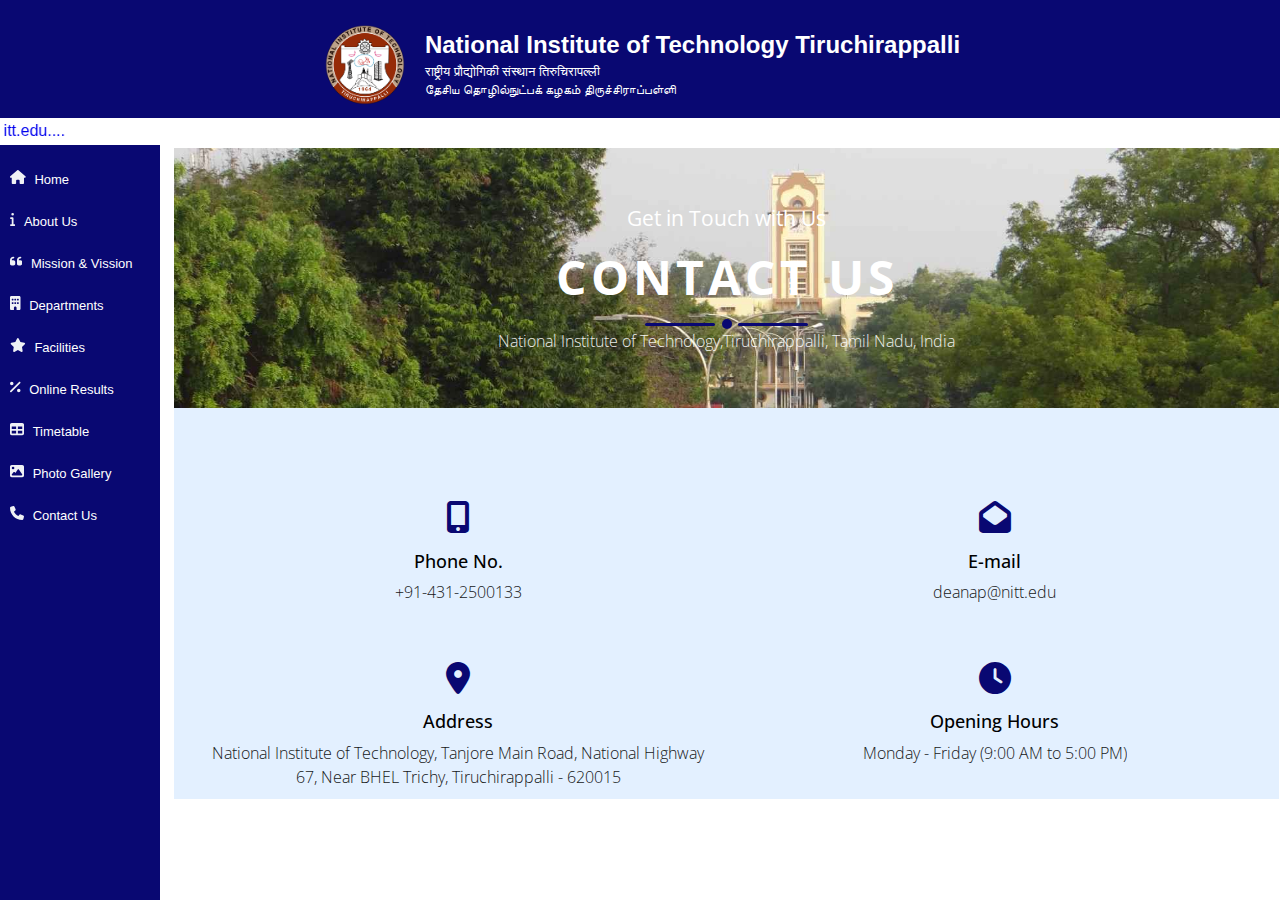
<file: contactnew.html>
<!DOCTYPE html>
<html lang="en">

<head>
    <meta charset="UTF-8">
    <meta name="viewport" content="width=device-width, initial-scale=1.0">
    <title>Home Page</title>
    <link rel="stylesheet" type="text/css"
        href="https://cdnjs.cloudflare.com/ajax/libs/font-awesome/6.7.2/css/all.min.css" />
    <link rel="stylesheet" type="text/css" href="style.css" />
<script async src="https://www.googletagmanager.com/gtag/js?id=G-X4LWF6E8EG"></script>
<script>
  window.dataLayer = window.dataLayer || [];
  function gtag(){dataLayer.push(arguments);}
  gtag('js', new Date());

  gtag('config', 'G-X4LWF6E8EG');
</script>
</head>
    <body>

        <div id="header-banner">
            <div class="logo-container">
                <img src="logo.png" width="120px" height="120px">
                <div class="college-name">
                    <h1>National Institute of Technology Tiruchirappalli</h1>
                    <p style="margin-bottom: 2px;">राष्ट्रीय प्रौद्योगिकी संस्थान तिरुचिरापल्ली</p>
                    <p>தேசிய தொழில்நுட்பக் கழகம் திருச்சிராப்பள்ளி</p>
                </div>
            </div>
        </div>
    
    
        <div class="marquee-container">
            <marquee behavior="scroll" direction="right">
                <a href="#" target="_blank">NIRF 2024 - First among NITs, Ninth in Engineering</a>
                <a href="#" target="_blank">RECAL Scholarship 2024 Application Form, last date extended till January 21,
                    2025</a>
                <a href="#" target="_blank" con="">Congratulations to our B.Tech Students for receiving prestigious Mitacs
                    Globalink Research Internship 2024</a>
                <a href="#" target="_blank">Certificate of Appreciation - NIPAM 2022</a>
                <a href="#" target="_blank">NIT-T appointed as the National MOOCs Coordinator for offering Engineering
                    Courses
                    at UG &amp; PG level by MHRD, GOI</a>
                <a href="#" target="_blank">NIT, Tiruchirapalli gets Prime Minister's Research Fellowship (PMRF) Scheme </a>
                <a href="#" target="_blank">For skill hub courses and applications https://skillhub.nitt.edu/ ....</a>
                <a href="#">Women Sexual Harassment Helpline 9486001149, email: womencell@nitt.edu.... Students Grievance
                    Helpline Mobile Number: 9486001198 and email: studentsgrievance@nitt.edu....</a>
            </marquee>
        </div>
    
        <div class="sidebar">
            <ul class="nav">
                <li>
                    <a href="index.html">
                        <svg xmlns="http://www.w3.org/2000/svg" height="14" width="15.75"
                            viewBox="0 0 576 512"><!--!Font Awesome Free 6.7.2 by @fontawesome - https://fontawesome.com License - https://fontawesome.com/license/free Copyright 2025 Fonticons, Inc.-->
                            <path fill="#eff1f5"
                                d="M575.8 255.5c0 18-15 32.1-32 32.1l-32 0 .7 160.2c0 2.7-.2 5.4-.5 8.1l0 16.2c0 22.1-17.9 40-40 40l-16 0c-1.1 0-2.2 0-3.3-.1c-1.4 .1-2.8 .1-4.2 .1L416 512l-24 0c-22.1 0-40-17.9-40-40l0-24 0-64c0-17.7-14.3-32-32-32l-64 0c-17.7 0-32 14.3-32 32l0 64 0 24c0 22.1-17.9 40-40 40l-24 0-31.9 0c-1.5 0-3-.1-4.5-.2c-1.2 .1-2.4 .2-3.6 .2l-16 0c-22.1 0-40-17.9-40-40l0-112c0-.9 0-1.9 .1-2.8l0-69.7-32 0c-18 0-32-14-32-32.1c0-9 3-17 10-24L266.4 8c7-7 15-8 22-8s15 2 21 7L564.8 231.5c8 7 12 15 11 24z" />
                        </svg>
                        <span>Home</span>
                    </a>
                </li>
    
                <li>
                    <a href="about_us.html">
                        <svg xmlns="http://www.w3.org/2000/svg" height="14" width="5.25"
                            viewBox="0 0 192 512"><!--!Font Awesome Free 6.7.2 by @fontawesome - https://fontawesome.com License - https://fontawesome.com/license/free Copyright 2025 Fonticons, Inc.-->
                            <path fill="#eff1f5"
                                d="M48 80a48 48 0 1 1 96 0A48 48 0 1 1 48 80zM0 224c0-17.7 14.3-32 32-32l64 0c17.7 0 32 14.3 32 32l0 224 32 0c17.7 0 32 14.3 32 32s-14.3 32-32 32L32 512c-17.7 0-32-14.3-32-32s14.3-32 32-32l32 0 0-192-32 0c-17.7 0-32-14.3-32-32z" />
                        </svg>
                        <span>About Us</span>
                    </a>
                </li>
    
                <li>
                    <a href="mission.html">
                        <svg xmlns="http://www.w3.org/2000/svg" height="14" width="12.25"
                            viewBox="0 0 448 512"><!--!Font Awesome Free 6.7.2 by @fontawesome - https://fontawesome.com License - https://fontawesome.com/license/free Copyright 2025 Fonticons, Inc.-->
                            <path fill="#eff1f5"
                                d="M0 216C0 149.7 53.7 96 120 96l8 0c17.7 0 32 14.3 32 32s-14.3 32-32 32l-8 0c-30.9 0-56 25.1-56 56l0 8 64 0c35.3 0 64 28.7 64 64l0 64c0 35.3-28.7 64-64 64l-64 0c-35.3 0-64-28.7-64-64l0-32 0-32 0-72zm256 0c0-66.3 53.7-120 120-120l8 0c17.7 0 32 14.3 32 32s-14.3 32-32 32l-8 0c-30.9 0-56 25.1-56 56l0 8 64 0c35.3 0 64 28.7 64 64l0 64c0 35.3-28.7 64-64 64l-64 0c-35.3 0-64-28.7-64-64l0-32 0-32 0-72z" />
                        </svg>
                        <span>Mission & Vission</span>
                    </a>
                </li>
    
                <li>
                    <a href="departmentnew.html">
                        <svg xmlns="http://www.w3.org/2000/svg" height="14" width="10.5"
                            viewBox="0 0 384 512"><!--!Font Awesome Free 6.7.2 by @fontawesome - https://fontawesome.com License - https://fontawesome.com/license/free Copyright 2025 Fonticons, Inc.-->
                            <path fill="#eff1f5"
                                d="M48 0C21.5 0 0 21.5 0 48L0 464c0 26.5 21.5 48 48 48l96 0 0-80c0-26.5 21.5-48 48-48s48 21.5 48 48l0 80 96 0c26.5 0 48-21.5 48-48l0-416c0-26.5-21.5-48-48-48L48 0zM64 240c0-8.8 7.2-16 16-16l32 0c8.8 0 16 7.2 16 16l0 32c0 8.8-7.2 16-16 16l-32 0c-8.8 0-16-7.2-16-16l0-32zm112-16l32 0c8.8 0 16 7.2 16 16l0 32c0 8.8-7.2 16-16 16l-32 0c-8.8 0-16-7.2-16-16l0-32c0-8.8 7.2-16 16-16zm80 16c0-8.8 7.2-16 16-16l32 0c8.8 0 16 7.2 16 16l0 32c0 8.8-7.2 16-16 16l-32 0c-8.8 0-16-7.2-16-16l0-32zM80 96l32 0c8.8 0 16 7.2 16 16l0 32c0 8.8-7.2 16-16 16l-32 0c-8.8 0-16-7.2-16-16l0-32c0-8.8 7.2-16 16-16zm80 16c0-8.8 7.2-16 16-16l32 0c8.8 0 16 7.2 16 16l0 32c0 8.8-7.2 16-16 16l-32 0c-8.8 0-16-7.2-16-16l0-32zM272 96l32 0c8.8 0 16 7.2 16 16l0 32c0 8.8-7.2 16-16 16l-32 0c-8.8 0-16-7.2-16-16l0-32c0-8.8 7.2-16 16-16z" />
                        </svg>
                        <span>Departments</span>
                    </a>
                </li>
    
                <li>
                    <a href="facilities.html">
                        <svg xmlns="http://www.w3.org/2000/svg" height="14" width="15.75"
                            viewBox="0 0 576 512"><!--!Font Awesome Free 6.7.2 by @fontawesome - https://fontawesome.com License - https://fontawesome.com/license/free Copyright 2025 Fonticons, Inc.-->
                            <path fill="#eff1f5"
                                d="M316.9 18C311.6 7 300.4 0 288.1 0s-23.4 7-28.8 18L195 150.3 51.4 171.5c-12 1.8-22 10.2-25.7 21.7s-.7 24.2 7.9 32.7L137.8 329 113.2 474.7c-2 12 3 24.2 12.9 31.3s23 8 33.8 2.3l128.3-68.5 128.3 68.5c10.8 5.7 23.9 4.9 33.8-2.3s14.9-19.3 12.9-31.3L438.5 329 542.7 225.9c8.6-8.5 11.7-21.2 7.9-32.7s-13.7-19.9-25.7-21.7L381.2 150.3 316.9 18z" />
                        </svg>
                        <span>Facilities</span>
                    </a>
                </li>
    
                <li>
                    <a href="resultsnew.html">
                        <svg xmlns="http://www.w3.org/2000/svg" height="14" width="10.5"
                            viewBox="0 0 384 512"><!--!Font Awesome Free 6.7.2 by @fontawesome - https://fontawesome.com License - https://fontawesome.com/license/free Copyright 2025 Fonticons, Inc.-->
                            <path fill="#eff1f5"
                                d="M374.6 118.6c12.5-12.5 12.5-32.8 0-45.3s-32.8-12.5-45.3 0l-320 320c-12.5 12.5-12.5 32.8 0 45.3s32.8 12.5 45.3 0l320-320zM128 128A64 64 0 1 0 0 128a64 64 0 1 0 128 0zM384 384a64 64 0 1 0 -128 0 64 64 0 1 0 128 0z" />
                        </svg>
                        <span>Online Results</span>
                    </a>
                </li>
    
                <li>
                    <a href="timetable.html">
                        <svg xmlns="http://www.w3.org/2000/svg" height="14" width="14"
                            viewBox="0 0 512 512"><!--!Font Awesome Free 6.7.2 by @fontawesome - https://fontawesome.com License - https://fontawesome.com/license/free Copyright 2025 Fonticons, Inc.-->
                            <path fill="#eff1f5"
                                d="M64 256l0-96 160 0 0 96L64 256zm0 64l160 0 0 96L64 416l0-96zm224 96l0-96 160 0 0 96-160 0zM448 256l-160 0 0-96 160 0 0 96zM64 32C28.7 32 0 60.7 0 96L0 416c0 35.3 28.7 64 64 64l384 0c35.3 0 64-28.7 64-64l0-320c0-35.3-28.7-64-64-64L64 32z" />
                        </svg>
                        <span>Timetable</span>
                    </a>
                </li>
    
                <li>
                    <a href="photonew.html">
                        <svg xmlns="http://www.w3.org/2000/svg" height="14" width="14"
                            viewBox="0 0 512 512"><!--!Font Awesome Free 6.7.2 by @fontawesome - https://fontawesome.com License - https://fontawesome.com/license/free Copyright 2025 Fonticons, Inc.-->
                            <path fill="#eff1f5"
                                d="M0 96C0 60.7 28.7 32 64 32l384 0c35.3 0 64 28.7 64 64l0 320c0 35.3-28.7 64-64 64L64 480c-35.3 0-64-28.7-64-64L0 96zM323.8 202.5c-4.5-6.6-11.9-10.5-19.8-10.5s-15.4 3.9-19.8 10.5l-87 127.6L170.7 297c-4.6-5.7-11.5-9-18.7-9s-14.2 3.3-18.7 9l-64 80c-5.8 7.2-6.9 17.1-2.9 25.4s12.4 13.6 21.6 13.6l96 0 32 0 208 0c8.9 0 17.1-4.9 21.2-12.8s3.6-17.4-1.4-24.7l-120-176zM112 192a48 48 0 1 0 0-96 48 48 0 1 0 0 96z" />
                        </svg>
                        <span>Photo Gallery</span>
                    </a>
                </li>
    
                <li>
                    <a href="contactnew.html">
                        <svg xmlns="http://www.w3.org/2000/svg" height="14" width="14"
                            viewBox="0 0 512 512"><!--!Font Awesome Free 6.7.2 by @fontawesome - https://fontawesome.com License - https://fontawesome.com/license/free Copyright 2025 Fonticons, Inc.-->
                            <path fill="#eff1f5"
                                d="M164.9 24.6c-7.7-18.6-28-28.5-47.4-23.2l-88 24C12.1 30.2 0 46 0 64C0 311.4 200.6 512 448 512c18 0 33.8-12.1 38.6-29.5l24-88c5.3-19.4-4.6-39.7-23.2-47.4l-96-40c-16.3-6.8-35.2-2.1-46.3 11.6L304.7 368C234.3 334.7 177.3 277.7 144 207.3L193.3 167c13.7-11.2 18.4-30 11.6-46.3l-40-96z" />
                        </svg>
                        <span>Contact Us</span>
                    </a>
                </li>
            </ul>
        </div>
    
        <iframe src="contact_us.html" width="100%" height="800px" style="padding-left :173px; border:1px solid white; padding-top:147px;">
    
        </iframe>
    
        <script src="script.js"></script>
    </body>
    
    </html>
</file>
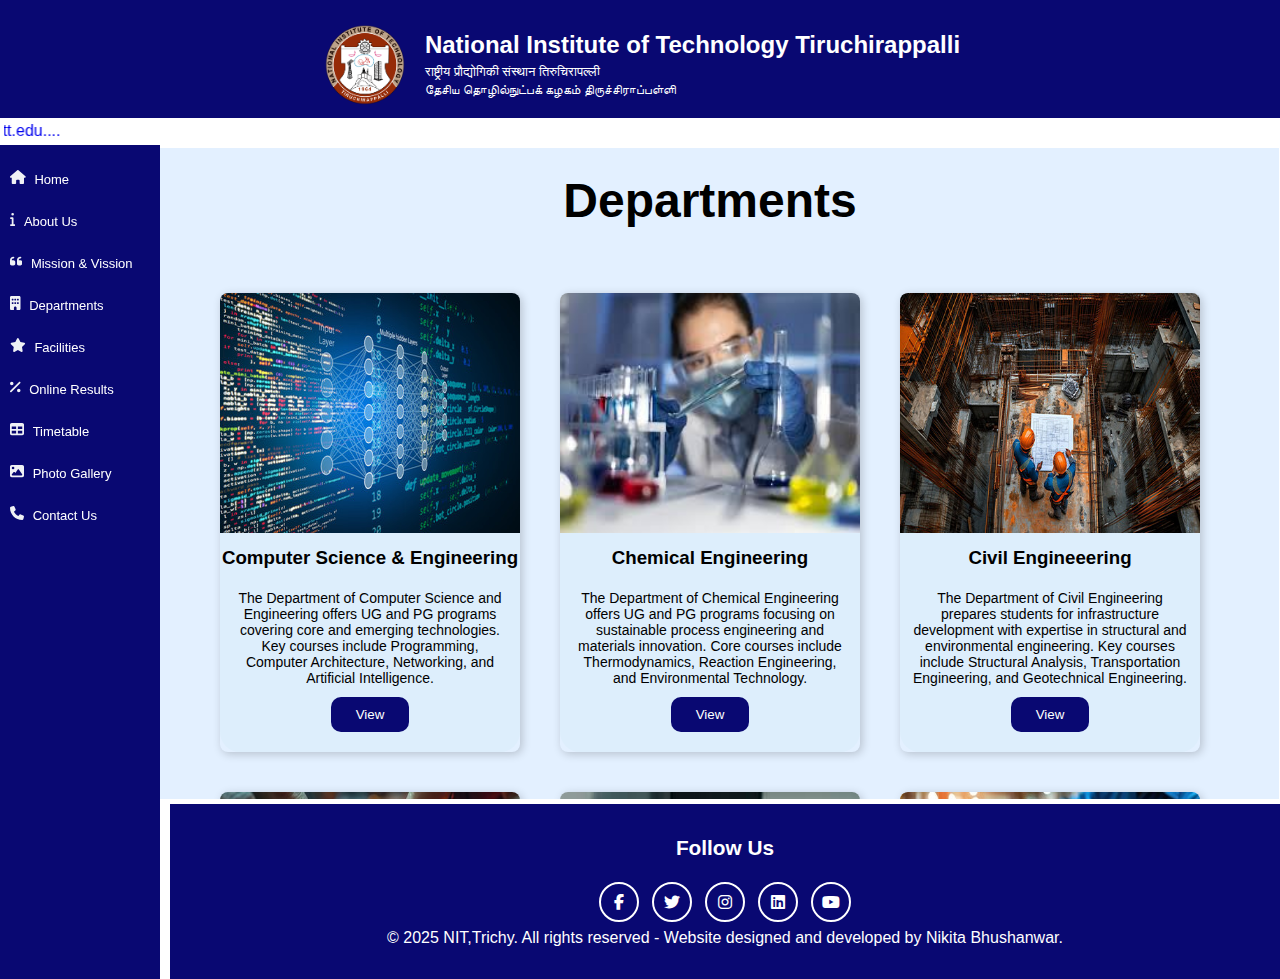
<file: departmentnew.html>
<!DOCTYPE html>
<html lang="en">

<head>
    <meta charset="UTF-8">
    <meta name="viewport" content="width=device-width, initial-scale=1.0">
    <title>Home Page</title>
    <link rel="stylesheet" type="text/css"
        href="https://cdnjs.cloudflare.com/ajax/libs/font-awesome/6.7.2/css/all.min.css" />
    <link rel="stylesheet" type="text/css" href="style.css" />
    <script async src="https://www.googletagmanager.com/gtag/js?id=G-X4LWF6E8EG"></script>
<script>
  window.dataLayer = window.dataLayer || [];
  function gtag(){dataLayer.push(arguments);}
  gtag('js', new Date());

  gtag('config', 'G-X4LWF6E8EG');
</script>

    <style>
        * {
            margin: 0px;
            padding: 0px;
            font-family: sans-serif;
        }

        .department-section {
            max-width: 100%;
            display: flex;
            justify-content: center;
            flex-wrap: wrap;
            padding-bottom: 50px;
            background: url("background.png") center;
            background-size: cover;
        }

        .department-section h1 {
            text-align: center;
            flex-basis: 100%;
            padding: 25px 0px;
            font-size: 3rem;
            margin-bottom: 20px;

        }

        .container {
            width: 300px;
            border-radius: 8px;
            overflow: hidden;
            justify-content: space-around;
            box-shadow: 2px 2px 10px rgba(0, 0, 0, 0.2);
            margin: 20px;
            display: flex;
            flex-wrap: wrap;
            justify-content: center;
        }

        .department-items h3 {
            padding: 10px 0px;
        }

        .department-items {
            margin: 0px 0px;
            text-align: center;
            padding-bottom: 20px;
            flex-basis: 20%;
            background: rgb(221, 238, 252);
            border-radius: 20px;
            box-shadow: 0px 0px 10px 3px rgba(0, 0, 0, 0, 0.1);
        }

        .department-items p {
            font-size: 14px;
            padding: 11px;
        }

        .container:hover {
            transform: scale(1.05);
            transition: transform 0.5s ease-in-out;
        }

        .department-items button {
            background: #090872;
            border: none;
            border-radius: 10px;
            padding: 10px 25px;
            color: white;
        }

        .department-items:hover button {
            background: #090872;
        }

        @media only screen and (min-width:200px) and (max-width:767px) {
            .container {
                width: 100%;
                flex-direction: column;
            }

            .department-items {
                margin: 10px;
            }
        }
    </style>
</head>

<body>

    <div id="header-banner">
        <div class="logo-container">
            <img src="logo.png" width="120px" height="120px">
            <div class="college-name">
                <h1>National Institute of Technology Tiruchirappalli</h1>
                <p style="margin-bottom: 2px;">राष्ट्रीय प्रौद्योगिकी संस्थान तिरुचिरापल्ली</p>
                <p>தேசிய தொழில்நுட்பக் கழகம் திருச்சிராப்பள்ளி</p>
            </div>
        </div>
    </div>


    <div class="marquee-container">
        <marquee behavior="scroll" direction="right">
            <a href="#" target="_blank">NIRF 2024 - First among NITs, Ninth in Engineering</a>
            <a href="#" target="_blank">RECAL Scholarship 2024 Application Form, last date extended till January 21,
                2025</a>
            <a href="#" target="_blank" con="">Congratulations to our B.Tech Students for receiving prestigious Mitacs
                Globalink Research Internship 2024</a>
            <a href="#" target="_blank">Certificate of Appreciation - NIPAM 2022</a>
            <a href="#" target="_blank">NIT-T appointed as the National MOOCs Coordinator for offering Engineering
                Courses
                at UG &amp; PG level by MHRD, GOI</a>
            <a href="#" target="_blank">NIT, Tiruchirapalli gets Prime Minister's Research Fellowship (PMRF) Scheme </a>
            <a href="#" target="_blank">For skill hub courses and applications https://skillhub.nitt.edu/ ....</a>
            <a href="#">Women Sexual Harassment Helpline 9486001149, email: womencell@nitt.edu.... Students Grievance
                Helpline Mobile Number: 9486001198 and email: studentsgrievance@nitt.edu....</a>
        </marquee>
    </div>

    <div class="sidebar">
        <ul class="nav">
            <li>
                <a href="index.html">
                    <svg xmlns="http://www.w3.org/2000/svg" height="14" width="15.75"
                        viewBox="0 0 576 512"><!--!Font Awesome Free 6.7.2 by @fontawesome - https://fontawesome.com License - https://fontawesome.com/license/free Copyright 2025 Fonticons, Inc.-->
                        <path fill="#eff1f5"
                            d="M575.8 255.5c0 18-15 32.1-32 32.1l-32 0 .7 160.2c0 2.7-.2 5.4-.5 8.1l0 16.2c0 22.1-17.9 40-40 40l-16 0c-1.1 0-2.2 0-3.3-.1c-1.4 .1-2.8 .1-4.2 .1L416 512l-24 0c-22.1 0-40-17.9-40-40l0-24 0-64c0-17.7-14.3-32-32-32l-64 0c-17.7 0-32 14.3-32 32l0 64 0 24c0 22.1-17.9 40-40 40l-24 0-31.9 0c-1.5 0-3-.1-4.5-.2c-1.2 .1-2.4 .2-3.6 .2l-16 0c-22.1 0-40-17.9-40-40l0-112c0-.9 0-1.9 .1-2.8l0-69.7-32 0c-18 0-32-14-32-32.1c0-9 3-17 10-24L266.4 8c7-7 15-8 22-8s15 2 21 7L564.8 231.5c8 7 12 15 11 24z" />
                    </svg>
                    <span>Home</span>
                </a>
            </li>

            <li>
                <a href="about_us.html">
                    <svg xmlns="http://www.w3.org/2000/svg" height="14" width="5.25"
                        viewBox="0 0 192 512"><!--!Font Awesome Free 6.7.2 by @fontawesome - https://fontawesome.com License - https://fontawesome.com/license/free Copyright 2025 Fonticons, Inc.-->
                        <path fill="#eff1f5"
                            d="M48 80a48 48 0 1 1 96 0A48 48 0 1 1 48 80zM0 224c0-17.7 14.3-32 32-32l64 0c17.7 0 32 14.3 32 32l0 224 32 0c17.7 0 32 14.3 32 32s-14.3 32-32 32L32 512c-17.7 0-32-14.3-32-32s14.3-32 32-32l32 0 0-192-32 0c-17.7 0-32-14.3-32-32z" />
                    </svg>
                    <span>About Us</span>
                </a>
            </li>

            <li>
                <a href="mission.html">
                    <svg xmlns="http://www.w3.org/2000/svg" height="14" width="12.25"
                        viewBox="0 0 448 512"><!--!Font Awesome Free 6.7.2 by @fontawesome - https://fontawesome.com License - https://fontawesome.com/license/free Copyright 2025 Fonticons, Inc.-->
                        <path fill="#eff1f5"
                            d="M0 216C0 149.7 53.7 96 120 96l8 0c17.7 0 32 14.3 32 32s-14.3 32-32 32l-8 0c-30.9 0-56 25.1-56 56l0 8 64 0c35.3 0 64 28.7 64 64l0 64c0 35.3-28.7 64-64 64l-64 0c-35.3 0-64-28.7-64-64l0-32 0-32 0-72zm256 0c0-66.3 53.7-120 120-120l8 0c17.7 0 32 14.3 32 32s-14.3 32-32 32l-8 0c-30.9 0-56 25.1-56 56l0 8 64 0c35.3 0 64 28.7 64 64l0 64c0 35.3-28.7 64-64 64l-64 0c-35.3 0-64-28.7-64-64l0-32 0-32 0-72z" />
                    </svg>
                    <span>Mission & Vission</span>
                </a>
            </li>

            <li>
                <a href="departmentnew.html">
                    <svg xmlns="http://www.w3.org/2000/svg" height="14" width="10.5"
                        viewBox="0 0 384 512"><!--!Font Awesome Free 6.7.2 by @fontawesome - https://fontawesome.com License - https://fontawesome.com/license/free Copyright 2025 Fonticons, Inc.-->
                        <path fill="#eff1f5"
                            d="M48 0C21.5 0 0 21.5 0 48L0 464c0 26.5 21.5 48 48 48l96 0 0-80c0-26.5 21.5-48 48-48s48 21.5 48 48l0 80 96 0c26.5 0 48-21.5 48-48l0-416c0-26.5-21.5-48-48-48L48 0zM64 240c0-8.8 7.2-16 16-16l32 0c8.8 0 16 7.2 16 16l0 32c0 8.8-7.2 16-16 16l-32 0c-8.8 0-16-7.2-16-16l0-32zm112-16l32 0c8.8 0 16 7.2 16 16l0 32c0 8.8-7.2 16-16 16l-32 0c-8.8 0-16-7.2-16-16l0-32c0-8.8 7.2-16 16-16zm80 16c0-8.8 7.2-16 16-16l32 0c8.8 0 16 7.2 16 16l0 32c0 8.8-7.2 16-16 16l-32 0c-8.8 0-16-7.2-16-16l0-32zM80 96l32 0c8.8 0 16 7.2 16 16l0 32c0 8.8-7.2 16-16 16l-32 0c-8.8 0-16-7.2-16-16l0-32c0-8.8 7.2-16 16-16zm80 16c0-8.8 7.2-16 16-16l32 0c8.8 0 16 7.2 16 16l0 32c0 8.8-7.2 16-16 16l-32 0c-8.8 0-16-7.2-16-16l0-32zM272 96l32 0c8.8 0 16 7.2 16 16l0 32c0 8.8-7.2 16-16 16l-32 0c-8.8 0-16-7.2-16-16l0-32c0-8.8 7.2-16 16-16z" />
                    </svg>
                    <span>Departments</span>
                </a>
            </li>

            <li>
                <a href="facilities.html">
                    <svg xmlns="http://www.w3.org/2000/svg" height="14" width="15.75"
                        viewBox="0 0 576 512"><!--!Font Awesome Free 6.7.2 by @fontawesome - https://fontawesome.com License - https://fontawesome.com/license/free Copyright 2025 Fonticons, Inc.-->
                        <path fill="#eff1f5"
                            d="M316.9 18C311.6 7 300.4 0 288.1 0s-23.4 7-28.8 18L195 150.3 51.4 171.5c-12 1.8-22 10.2-25.7 21.7s-.7 24.2 7.9 32.7L137.8 329 113.2 474.7c-2 12 3 24.2 12.9 31.3s23 8 33.8 2.3l128.3-68.5 128.3 68.5c10.8 5.7 23.9 4.9 33.8-2.3s14.9-19.3 12.9-31.3L438.5 329 542.7 225.9c8.6-8.5 11.7-21.2 7.9-32.7s-13.7-19.9-25.7-21.7L381.2 150.3 316.9 18z" />
                    </svg>
                    <span>Facilities</span>
                </a>
            </li>

            <li>
                <a href="resultsnew.html">
                    <svg xmlns="http://www.w3.org/2000/svg" height="14" width="10.5"
                        viewBox="0 0 384 512"><!--!Font Awesome Free 6.7.2 by @fontawesome - https://fontawesome.com License - https://fontawesome.com/license/free Copyright 2025 Fonticons, Inc.-->
                        <path fill="#eff1f5"
                            d="M374.6 118.6c12.5-12.5 12.5-32.8 0-45.3s-32.8-12.5-45.3 0l-320 320c-12.5 12.5-12.5 32.8 0 45.3s32.8 12.5 45.3 0l320-320zM128 128A64 64 0 1 0 0 128a64 64 0 1 0 128 0zM384 384a64 64 0 1 0 -128 0 64 64 0 1 0 128 0z" />
                    </svg>
                    <span>Online Results</span>
                </a>
            </li>

            <li>
                <a href="timetable.html">
                    <svg xmlns="http://www.w3.org/2000/svg" height="14" width="14"
                        viewBox="0 0 512 512"><!--!Font Awesome Free 6.7.2 by @fontawesome - https://fontawesome.com License - https://fontawesome.com/license/free Copyright 2025 Fonticons, Inc.-->
                        <path fill="#eff1f5"
                            d="M64 256l0-96 160 0 0 96L64 256zm0 64l160 0 0 96L64 416l0-96zm224 96l0-96 160 0 0 96-160 0zM448 256l-160 0 0-96 160 0 0 96zM64 32C28.7 32 0 60.7 0 96L0 416c0 35.3 28.7 64 64 64l384 0c35.3 0 64-28.7 64-64l0-320c0-35.3-28.7-64-64-64L64 32z" />
                    </svg>
                    <span>Timetable</span>
                </a>
            </li>

            <li>
                <a href="photonew.html">
                    <svg xmlns="http://www.w3.org/2000/svg" height="14" width="14"
                        viewBox="0 0 512 512"><!--!Font Awesome Free 6.7.2 by @fontawesome - https://fontawesome.com License - https://fontawesome.com/license/free Copyright 2025 Fonticons, Inc.-->
                        <path fill="#eff1f5"
                            d="M0 96C0 60.7 28.7 32 64 32l384 0c35.3 0 64 28.7 64 64l0 320c0 35.3-28.7 64-64 64L64 480c-35.3 0-64-28.7-64-64L0 96zM323.8 202.5c-4.5-6.6-11.9-10.5-19.8-10.5s-15.4 3.9-19.8 10.5l-87 127.6L170.7 297c-4.6-5.7-11.5-9-18.7-9s-14.2 3.3-18.7 9l-64 80c-5.8 7.2-6.9 17.1-2.9 25.4s12.4 13.6 21.6 13.6l96 0 32 0 208 0c8.9 0 17.1-4.9 21.2-12.8s3.6-17.4-1.4-24.7l-120-176zM112 192a48 48 0 1 0 0-96 48 48 0 1 0 0 96z" />
                    </svg>
                    <span>Photo Gallery</span>
                </a>
            </li>

            <li>
                <a href="contactnew.html">
                    <svg xmlns="http://www.w3.org/2000/svg" height="14" width="14"
                        viewBox="0 0 512 512"><!--!Font Awesome Free 6.7.2 by @fontawesome - https://fontawesome.com License - https://fontawesome.com/license/free Copyright 2025 Fonticons, Inc.-->
                        <path fill="#eff1f5"
                            d="M164.9 24.6c-7.7-18.6-28-28.5-47.4-23.2l-88 24C12.1 30.2 0 46 0 64C0 311.4 200.6 512 448 512c18 0 33.8-12.1 38.6-29.5l24-88c5.3-19.4-4.6-39.7-23.2-47.4l-96-40c-16.3-6.8-35.2-2.1-46.3 11.6L304.7 368C234.3 334.7 177.3 277.7 144 207.3L193.3 167c13.7-11.2 18.4-30 11.6-46.3l-40-96z" />
                    </svg>
                    <span>Contact Us</span>
                </a>
            </li>
        </ul>
    </div>

    <iframe src="departments.html" width="100%" height="800px" style="padding-left :140px; border:1px solid white; padding-top:147px;">

    </iframe>
    <div class="contact-footer">
        <h3>Follow Us</h3>
        <div class="social-links">
            <a href="https://www.facebook.com/NITT.Official/" class="fab fa-facebook-f" target="_blank"></a>
            <a href="https://x.com/ReachNITT?mx=2" class="fab fa-twitter" target="_blank"></a>
            <a href="https://www.instagram.com/nit_tiruchirappalli/?hl=en" class="fab fa-instagram" target="_blank"></a>
            <a href="https://in.linkedin.com/school/nittrichy/" class="fab fa-linkedin" target="_blank"></a>
            <a href="https://www.youtube.com/channel/UCEPOEe5azp3FbUjvMwttPqw" class="fab fa-youtube"
                target="_blank"></a>
        </div>
        <p style="text-align: center; color: #fff;">© 2025 NIT,Trichy. All rights reserved - Website designed and
            developed by Nikita Bhushanwar.</p>
    </div>

    <script src="script.js"></script>
</body>

</html>
</file>
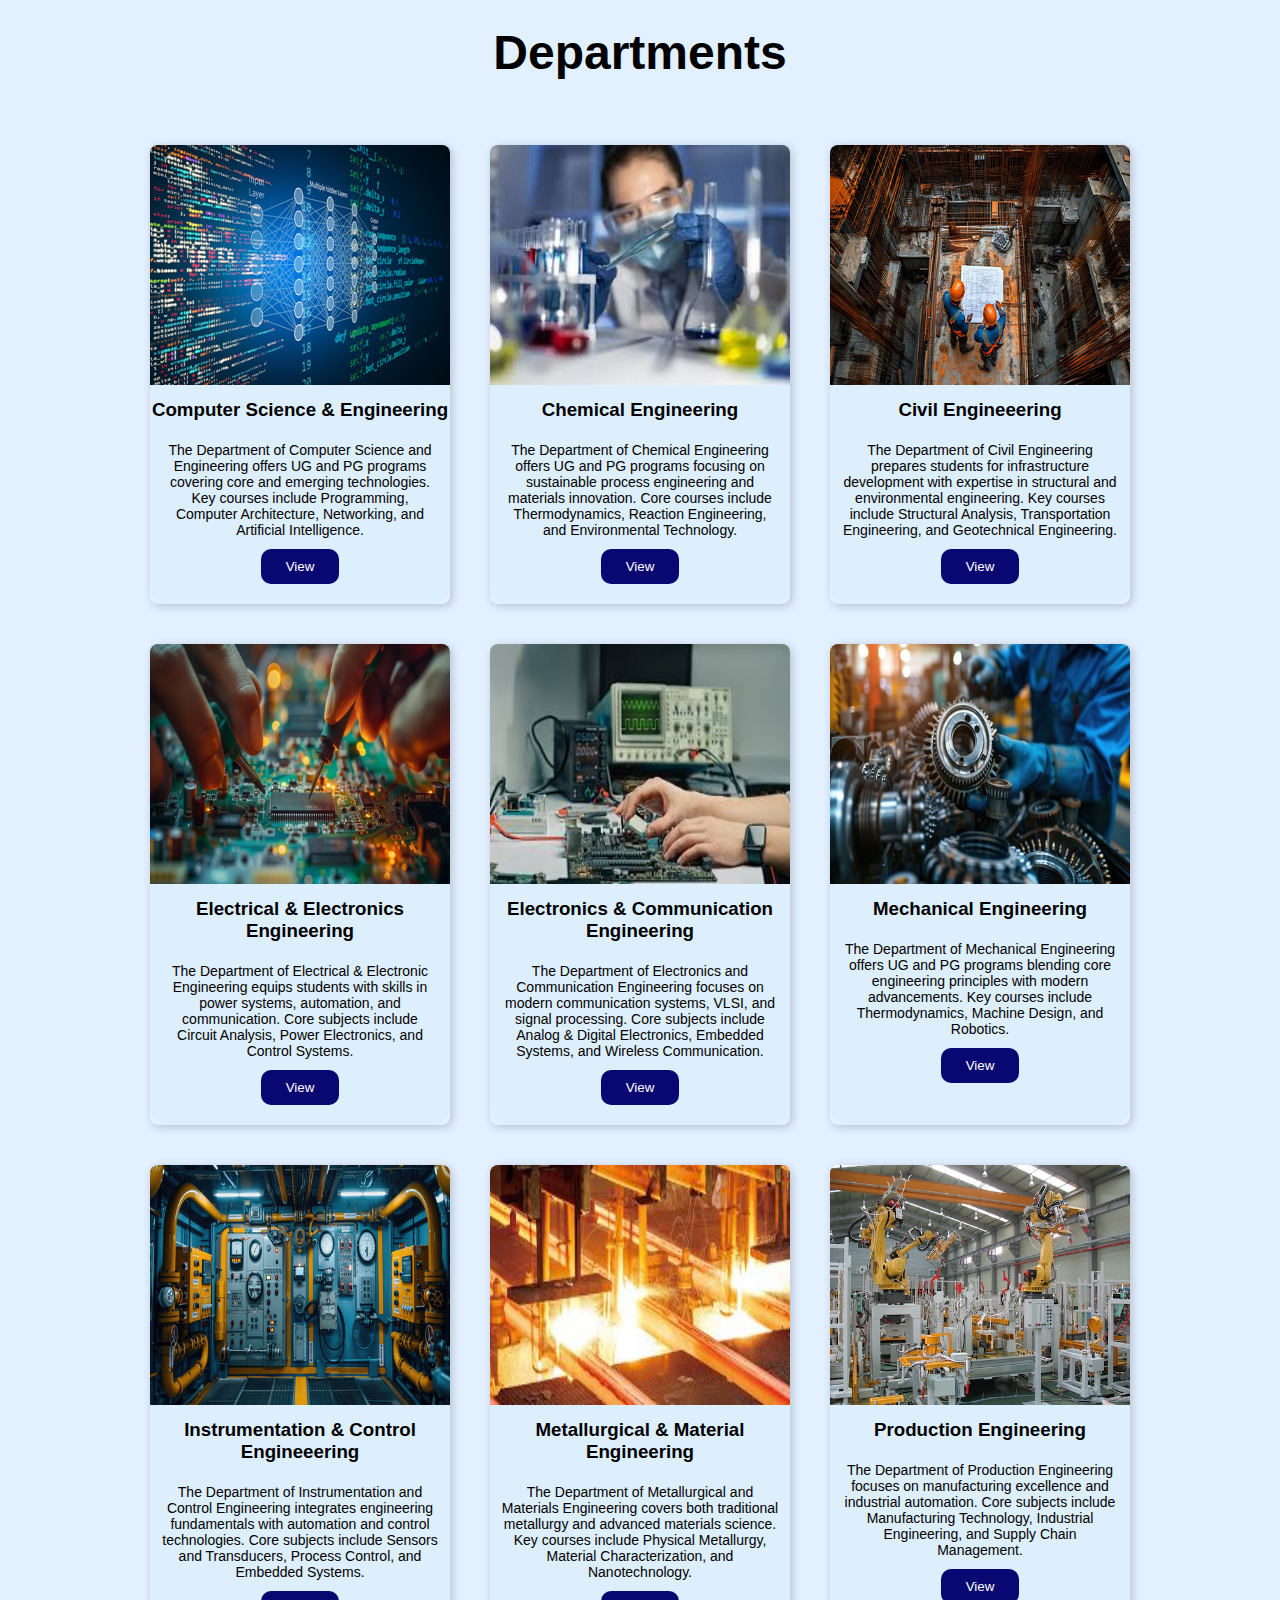
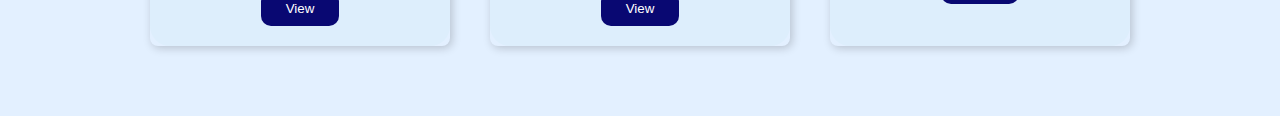
<file: departments.html>
<!DOCTYPE html>
<html lang="en">

<head>
    <meta charset="UTF-8">
    <meta name="viewport" content="width=device-width, initial-scale=1.0">
    <title>Departments</title>
    <script async src="https://www.googletagmanager.com/gtag/js?id=G-X4LWF6E8EG"></script>
<script>
  window.dataLayer = window.dataLayer || [];
  function gtag(){dataLayer.push(arguments);}
  gtag('js', new Date());

  gtag('config', 'G-X4LWF6E8EG');
</script>

    <style>
        * {
            margin: 0px;
            padding: 0px;
            font-family: sans-serif;
        }

        .department-section {
            max-width: 100%;
            display: flex;
            justify-content: center;
            flex-wrap: wrap;
            padding-bottom: 50px;
            background: url("background.png") center;
            background-size: cover;
        }

        .department-section h1 {
            text-align: center;
            flex-basis: 100%;
            padding: 25px 0px;
            font-size: 3rem;
            margin-bottom: 20px;

        }

        .container {
            width: 300px;
            border-radius: 8px;
            overflow: hidden;
            justify-content: space-around;
            box-shadow: 2px 2px 10px rgba(0, 0, 0, 0.2);
            margin: 20px;
            display: flex;
            flex-wrap: wrap;
            justify-content: center;
        }

        .department-items h3 {
            padding: 10px 0px;
        }

        .department-items {
            margin: 0px 0px;
            text-align: center;
            padding-bottom: 20px;
            flex-basis: 20%;
            background: rgb(221, 238, 252);
            border-radius: 20px;
            box-shadow: 0px 0px 10px 3px rgba(0, 0, 0, 0, 0.1);
        }

        .department-items p {
            font-size: 14px;
            padding: 11px;
        }

        .container:hover {
            transform: scale(1.05);
            transition: transform 0.5s ease-in-out;
        }

        .department-items button {
            background: #090872;
            border: none;
            border-radius: 10px;
            padding: 10px 25px;
            color: white;
        }

        .department-items:hover button {
            background: #090872;
        }

        @media only screen and (min-width:200px) and (max-width:767px) {
            .container {
                width: 100%;
                flex-direction: column;
            }

            .department-items {
                margin: 10px;
            }
        }
    </style>
</head>

<body>

    <div class="department-section">
        <h1>Departments</h1>

        <div class="container">
            <div class="department-items">
                <img src="cse.jpg" width="300" height="240" />
                <h3>Computer Science & Engineering</h3>
                <p>The Department of Computer Science and Engineering offers UG and PG programs covering core and
                    emerging technologies. Key courses include Programming, Computer Architecture, Networking, and
                    Artificial Intelligence.</p>
                <button>View</button>
            </div>
        </div>

        <div class="container">
            <div class="department-items">
                <img src="chemengg.jpeg" width="300" height="240" />
                <h3>Chemical Engineering</h3>
                <p>The Department of Chemical Engineering offers UG and PG programs focusing on sustainable process
                    engineering and materials innovation. Core courses include Thermodynamics, Reaction Engineering, and
                    Environmental Technology.</p>
                <button>View</button>
            </div>
        </div>

        <div class="container">
            <div class="department-items">
                <img src="civilengg.jpg" width="300" height="240" />
                <h3>Civil Engineeering</h3>
                <p>The Department of Civil Engineering prepares students for infrastructure development with expertise
                    in structural and environmental engineering. Key courses include Structural Analysis, Transportation
                    Engineering, and Geotechnical Engineering.</p>
                <button>View</button>
            </div>
        </div>

        <div class="container">
            <div class="department-items">
                <img src="electrical&electronic_engg.jpg" width="300" height="240" />
                <h3>Electrical & Electronics Engineering</h3>
                <p>The Department of Electrical & Electronic Engineering equips students with skills in power systems,
                    automation, and communication. Core subjects include Circuit Analysis, Power Electronics, and
                    Control Systems.</p>
                <button>View</button>
            </div>
        </div>

        <div class="container">
            <div class="department-items">
                <img src="electronics&communication_engg.jpeg" width="300" height="240" />
                <h3>Electronics & Communication Engineering</h3>
                <p>The Department of Electronics and Communication Engineering focuses on modern communication systems,
                    VLSI, and signal processing. Core subjects include Analog & Digital Electronics, Embedded Systems,
                    and Wireless Communication.</p>
                <button>View</button>
            </div>
        </div>

        <div class="container">
            <div class="department-items">
                <img src="mechanicalenng.jpg" width="300" height="240" />
                <h3>Mechanical Engineering</h3>
                <p>The Department of Mechanical Engineering offers UG and PG programs blending core engineering
                    principles with modern advancements. Key courses include Thermodynamics, Machine Design, and
                    Robotics.</p>
                <button>View</button>
            </div>
        </div>

        <div class="container">
            <div class="department-items">
                <img src="instrumentation&control_engg.jpg" width="300" height="240" />
                <h3>Instrumentation & Control Engineeering</h3>
                <p>The Department of Instrumentation and Control Engineering integrates engineering fundamentals with
                    automation and control technologies. Core subjects include Sensors and Transducers, Process Control,
                    and Embedded Systems.</p>
                <button>View</button>
            </div>
        </div>

        <div class="container">
            <div class="department-items">
                <img src="metallurgy.jpeg" width="300" height="240" />
                <h3>Metallurgical & Material Engineering</h3>
                <p>The Department of Metallurgical and Materials Engineering covers both traditional metallurgy and
                    advanced materials science. Key courses include Physical Metallurgy, Material Characterization, and
                    Nanotechnology.</p>
                <button>View</button>
            </div>
        </div>

        <div class="container">
            <div class="department-items">
                <img src="production.jpg" width="300" height="240" />
                <h3>Production Engineering</h3>
                <p>The Department of Production Engineering focuses on manufacturing excellence and industrial
                    automation. Core subjects include Manufacturing Technology, Industrial Engineering, and Supply Chain
                    Management.</p>
                <button>View</button>
            </div>
        </div>
    </div>
</body>

</html>
</file>
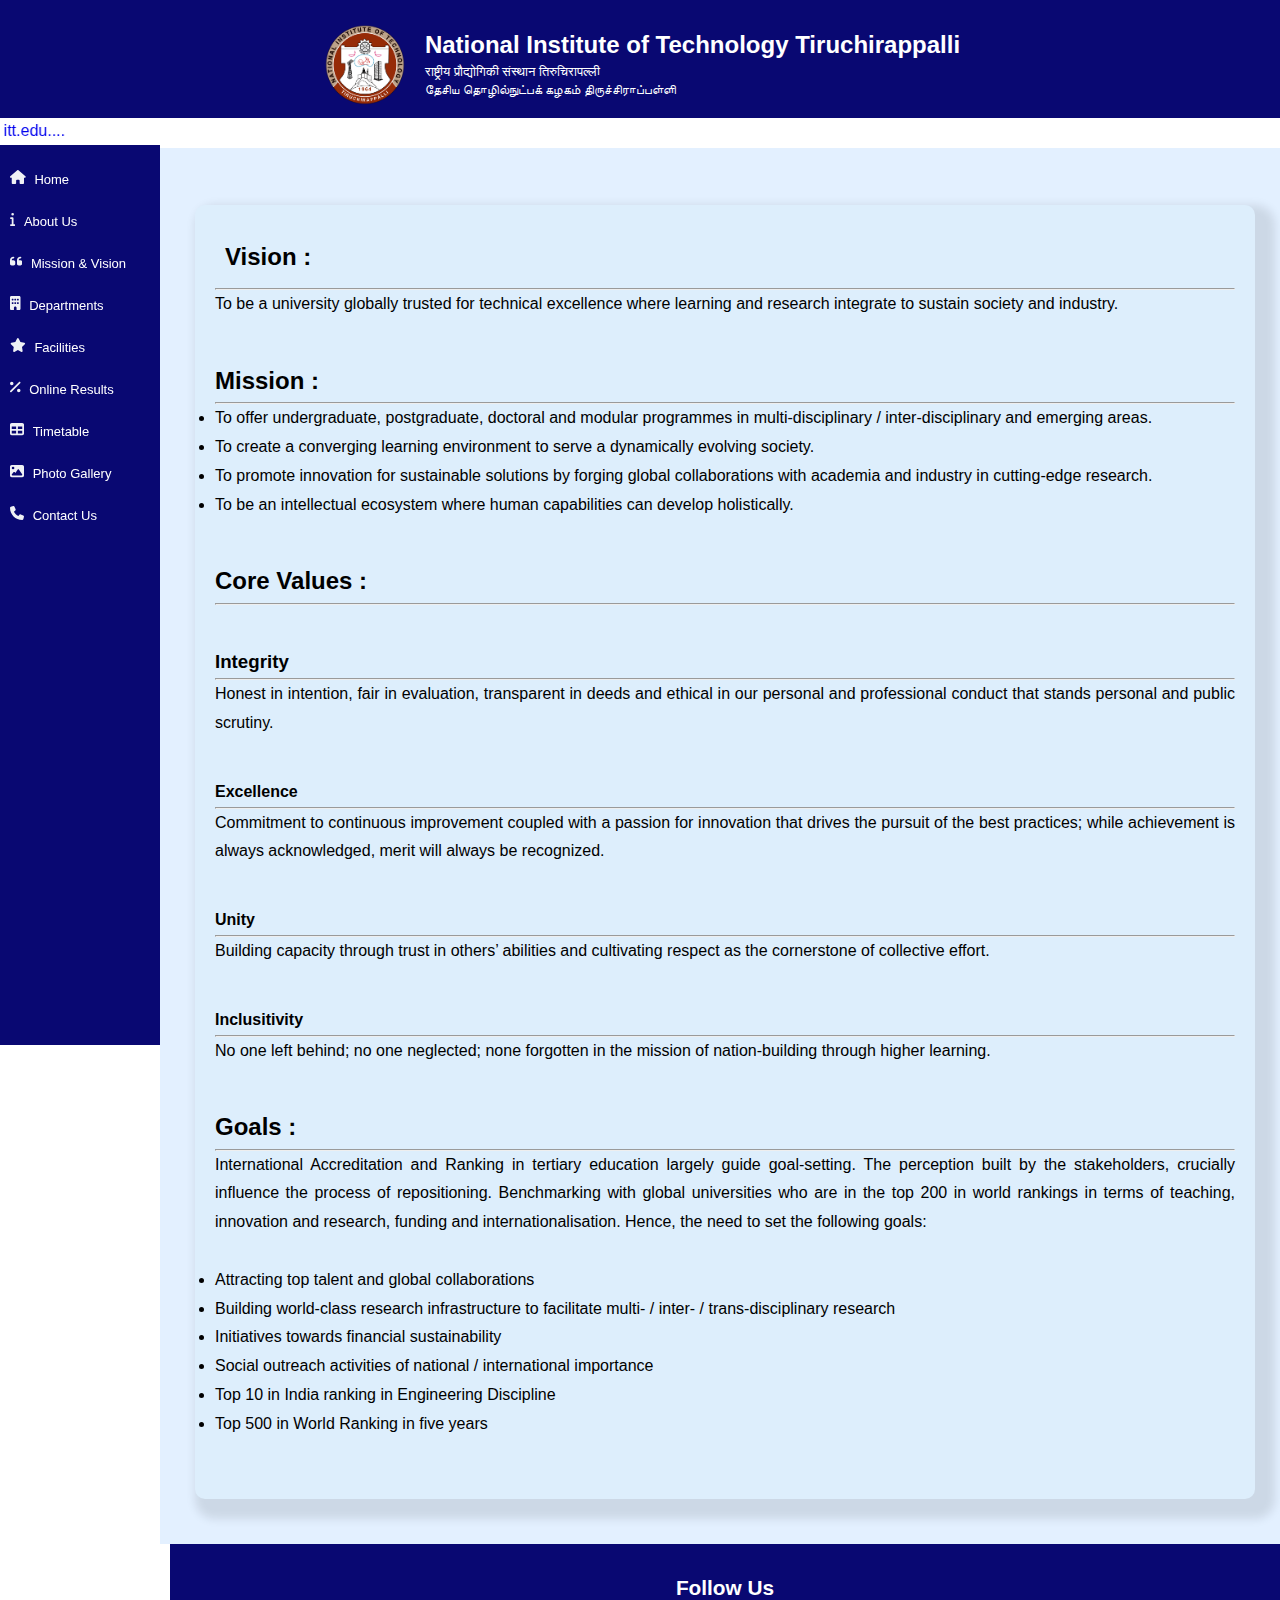
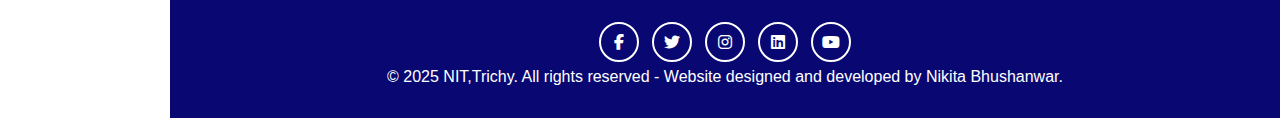
<file: mission.html>
<!DOCTYPE html>
<html lang="en">

<head>
    <meta charset="UTF-8">
    <meta name="viewport" content="width=device-width, initial-scale=1.0">
    <title>Vision & Mission</title>
    <link rel="stylesheet" type="text/css"
        href="https://cdnjs.cloudflare.com/ajax/libs/font-awesome/6.7.2/css/all.min.css" />
    <link rel="stylesheet" type="text/css" href="style.css" />
    <script async src="https://www.googletagmanager.com/gtag/js?id=G-X4LWF6E8EG"></script>
<script>
  window.dataLayer = window.dataLayer || [];
  function gtag(){dataLayer.push(arguments);}
  gtag('js', new Date());

  gtag('config', 'G-X4LWF6E8EG');
</script>
</head>

<body>

    <div id="header-banner">
        <div class="logo-container">
            <img src="logo.png" width="120px" height="120px">
            <div class="college-name">
                <h1>National Institute of Technology Tiruchirappalli</h1>
                <p style="margin-bottom: 2px;">राष्ट्रीय प्रौद्योगिकी संस्थान तिरुचिरापल्ली</p>
                <p>தேசிய தொழில்நுட்பக் கழகம் திருச்சிராப்பள்ளி</p>
            </div>
        </div>
    </div>


    <div class="marquee-container">
        <marquee behavior="scroll" direction="right">
            <a href="#" target="_blank">NIRF 2024 - First among NITs, Ninth in Engineering</a>
            <a href="#" target="_blank">RECAL Scholarship 2024 Application Form, last date extended till January 21,
                2025</a>
            <a href="#" target="_blank" con="">Congratulations to our B.Tech Students for receiving prestigious Mitacs
                Globalink Research Internship 2024</a>
            <a href="#" target="_blank">Certificate of Appreciation - NIPAM 2022</a>
            <a href="#" target="_blank">NIT-T appointed as the National MOOCs Coordinator for offering Engineering
                Courses
                at UG &amp; PG level by MHRD, GOI</a>
            <a href="#" target="_blank">NIT, Tiruchirapalli gets Prime Minister's Research Fellowship (PMRF) Scheme </a>
            <a href="#" target="_blank">For skill hub courses and applications https://skillhub.nitt.edu/ ....</a>
            <a href="#">Women Sexual Harassment Helpline 9486001149, email: womencell@nitt.edu.... Students Grievance
                Helpline Mobile Number: 9486001198 and email: studentsgrievance@nitt.edu....</a>
        </marquee>
    </div>

    <div class="main-container">
        <div class="container">
            <div class="content">
                <h2 style="padding: 10px;">Vision :</h2>
                <hr>
                <p>
                    To be a university globally trusted for technical excellence where learning and research
                    integrate to sustain society and industry.
                </p>
                <p>
                <h2>Mission :</h2>
                <hr>
                <ul type="disc">
                    <li>To offer undergraduate, postgraduate, doctoral and modular programmes in multi-disciplinary /
                        inter-disciplinary and emerging areas.</li>
                    <li>To create a converging learning environment to serve a dynamically evolving society.</li>
                    <li>To promote innovation for sustainable solutions by forging global collaborations with academia
                        and industry in cutting-edge research.</li>
                    <li>To be an intellectual ecosystem where human capabilities can develop holistically.</li>
                </ul>
                </p>
                <p>
                <h2>Core Values :</h2>
                <hr>
                <p>
                <h3>Integrity</h3>
                <hr>
                Honest in intention, fair in evaluation, transparent in deeds and ethical in our personal and
                professional conduct that stands personal and public scrutiny.
                </p>

                <p>
                <h4>Excellence</h4>
                <hr>
                Commitment to continuous improvement coupled with a passion for innovation that drives the pursuit of
                the best practices; while achievement is always acknowledged, merit will always be recognized.
                </p>


                <p>
                <h4>Unity</h4>
                <hr>
                Building capacity through trust in others’ abilities and cultivating respect as the cornerstone of
                collective effort.
                </p>

                <p>
                <h4>Inclusitivity</h4>
                <hr>
                No one left behind; no one neglected; none forgotten in the mission of nation-building through higher
                learning.
                </p>

                <p>
                <h2>Goals :</h2>
                <hr>
                International Accreditation and Ranking in tertiary education largely guide goal-setting. The perception
                built by the stakeholders, crucially influence the process of repositioning. Benchmarking with global
                universities who are in the top 200 in world rankings in terms of teaching, innovation and research,
                funding and internationalisation. Hence, the need to set the following goals:
                <br><br>
                <ul type="disc">
                    <li>Attracting top talent and global collaborations</li>
                    <li>Building world-class research infrastructure to facilitate multi- / inter- / trans-disciplinary
                        research</li>
                    <li>Initiatives towards financial sustainability</li>
                    <li>Social outreach activities of national / international importance</li>
                    <li>Top 10 in India ranking in Engineering Discipline</li>
                    <li>Top 500 in World Ranking in five years</li>
                </ul>
                </p>
            </div>
        </div>
    </div>


    <div class="sidebar">
        <ul class="nav">
            <li>
                <a href="index.html">
                    <svg xmlns="http://www.w3.org/2000/svg" height="14" width="15.75"
                        viewBox="0 0 576 512"><!--!Font Awesome Free 6.7.2 by @fontawesome - https://fontawesome.com License - https://fontawesome.com/license/free Copyright 2025 Fonticons, Inc.-->
                        <path fill="#eff1f5"
                            d="M575.8 255.5c0 18-15 32.1-32 32.1l-32 0 .7 160.2c0 2.7-.2 5.4-.5 8.1l0 16.2c0 22.1-17.9 40-40 40l-16 0c-1.1 0-2.2 0-3.3-.1c-1.4 .1-2.8 .1-4.2 .1L416 512l-24 0c-22.1 0-40-17.9-40-40l0-24 0-64c0-17.7-14.3-32-32-32l-64 0c-17.7 0-32 14.3-32 32l0 64 0 24c0 22.1-17.9 40-40 40l-24 0-31.9 0c-1.5 0-3-.1-4.5-.2c-1.2 .1-2.4 .2-3.6 .2l-16 0c-22.1 0-40-17.9-40-40l0-112c0-.9 0-1.9 .1-2.8l0-69.7-32 0c-18 0-32-14-32-32.1c0-9 3-17 10-24L266.4 8c7-7 15-8 22-8s15 2 21 7L564.8 231.5c8 7 12 15 11 24z" />
                    </svg>
                    <span>Home</span>
                </a>
            </li>

            <li>
                <a href="about_us.html">
                    <svg xmlns="http://www.w3.org/2000/svg" height="14" width="5.25"
                        viewBox="0 0 192 512"><!--!Font Awesome Free 6.7.2 by @fontawesome - https://fontawesome.com License - https://fontawesome.com/license/free Copyright 2025 Fonticons, Inc.-->
                        <path fill="#eff1f5"
                            d="M48 80a48 48 0 1 1 96 0A48 48 0 1 1 48 80zM0 224c0-17.7 14.3-32 32-32l64 0c17.7 0 32 14.3 32 32l0 224 32 0c17.7 0 32 14.3 32 32s-14.3 32-32 32L32 512c-17.7 0-32-14.3-32-32s14.3-32 32-32l32 0 0-192-32 0c-17.7 0-32-14.3-32-32z" />
                    </svg>
                    <span>About Us</span>
                </a>
            </li>

            <li>
                <a href="mission.html">
                    <svg xmlns="http://www.w3.org/2000/svg" height="14" width="12.25"
                        viewBox="0 0 448 512"><!--!Font Awesome Free 6.7.2 by @fontawesome - https://fontawesome.com License - https://fontawesome.com/license/free Copyright 2025 Fonticons, Inc.-->
                        <path fill="#eff1f5"
                            d="M0 216C0 149.7 53.7 96 120 96l8 0c17.7 0 32 14.3 32 32s-14.3 32-32 32l-8 0c-30.9 0-56 25.1-56 56l0 8 64 0c35.3 0 64 28.7 64 64l0 64c0 35.3-28.7 64-64 64l-64 0c-35.3 0-64-28.7-64-64l0-32 0-32 0-72zm256 0c0-66.3 53.7-120 120-120l8 0c17.7 0 32 14.3 32 32s-14.3 32-32 32l-8 0c-30.9 0-56 25.1-56 56l0 8 64 0c35.3 0 64 28.7 64 64l0 64c0 35.3-28.7 64-64 64l-64 0c-35.3 0-64-28.7-64-64l0-32 0-32 0-72z" />
                    </svg>
                    <span>Mission & Vision</span>
                </a>
            </li>

            <li>
                <a href="departmentnew.html">
                    <svg xmlns="http://www.w3.org/2000/svg" height="14" width="10.5"
                        viewBox="0 0 384 512"><!--!Font Awesome Free 6.7.2 by @fontawesome - https://fontawesome.com License - https://fontawesome.com/license/free Copyright 2025 Fonticons, Inc.-->
                        <path fill="#eff1f5"
                            d="M48 0C21.5 0 0 21.5 0 48L0 464c0 26.5 21.5 48 48 48l96 0 0-80c0-26.5 21.5-48 48-48s48 21.5 48 48l0 80 96 0c26.5 0 48-21.5 48-48l0-416c0-26.5-21.5-48-48-48L48 0zM64 240c0-8.8 7.2-16 16-16l32 0c8.8 0 16 7.2 16 16l0 32c0 8.8-7.2 16-16 16l-32 0c-8.8 0-16-7.2-16-16l0-32zm112-16l32 0c8.8 0 16 7.2 16 16l0 32c0 8.8-7.2 16-16 16l-32 0c-8.8 0-16-7.2-16-16l0-32c0-8.8 7.2-16 16-16zm80 16c0-8.8 7.2-16 16-16l32 0c8.8 0 16 7.2 16 16l0 32c0 8.8-7.2 16-16 16l-32 0c-8.8 0-16-7.2-16-16l0-32zM80 96l32 0c8.8 0 16 7.2 16 16l0 32c0 8.8-7.2 16-16 16l-32 0c-8.8 0-16-7.2-16-16l0-32c0-8.8 7.2-16 16-16zm80 16c0-8.8 7.2-16 16-16l32 0c8.8 0 16 7.2 16 16l0 32c0 8.8-7.2 16-16 16l-32 0c-8.8 0-16-7.2-16-16l0-32zM272 96l32 0c8.8 0 16 7.2 16 16l0 32c0 8.8-7.2 16-16 16l-32 0c-8.8 0-16-7.2-16-16l0-32c0-8.8 7.2-16 16-16z" />
                    </svg>
                    <span>Departments</span>
                </a>
            </li>

            <li>
                <a href="facilities.html">
                    <svg xmlns="http://www.w3.org/2000/svg" height="14" width="15.75"
                        viewBox="0 0 576 512"><!--!Font Awesome Free 6.7.2 by @fontawesome - https://fontawesome.com License - https://fontawesome.com/license/free Copyright 2025 Fonticons, Inc.-->
                        <path fill="#eff1f5"
                            d="M316.9 18C311.6 7 300.4 0 288.1 0s-23.4 7-28.8 18L195 150.3 51.4 171.5c-12 1.8-22 10.2-25.7 21.7s-.7 24.2 7.9 32.7L137.8 329 113.2 474.7c-2 12 3 24.2 12.9 31.3s23 8 33.8 2.3l128.3-68.5 128.3 68.5c10.8 5.7 23.9 4.9 33.8-2.3s14.9-19.3 12.9-31.3L438.5 329 542.7 225.9c8.6-8.5 11.7-21.2 7.9-32.7s-13.7-19.9-25.7-21.7L381.2 150.3 316.9 18z" />
                    </svg>
                    <span>Facilities</span>
                </a>
            </li>

            <li>
                <a href="resultsnew.html">
                    <svg xmlns="http://www.w3.org/2000/svg" height="14" width="10.5"
                        viewBox="0 0 384 512"><!--!Font Awesome Free 6.7.2 by @fontawesome - https://fontawesome.com License - https://fontawesome.com/license/free Copyright 2025 Fonticons, Inc.-->
                        <path fill="#eff1f5"
                            d="M374.6 118.6c12.5-12.5 12.5-32.8 0-45.3s-32.8-12.5-45.3 0l-320 320c-12.5 12.5-12.5 32.8 0 45.3s32.8 12.5 45.3 0l320-320zM128 128A64 64 0 1 0 0 128a64 64 0 1 0 128 0zM384 384a64 64 0 1 0 -128 0 64 64 0 1 0 128 0z" />
                    </svg>
                    <span>Online Results</span>
                </a>
            </li>

            <li>
                <a href="timetable.html">
                    <svg xmlns="http://www.w3.org/2000/svg" height="14" width="14"
                        viewBox="0 0 512 512"><!--!Font Awesome Free 6.7.2 by @fontawesome - https://fontawesome.com License - https://fontawesome.com/license/free Copyright 2025 Fonticons, Inc.-->
                        <path fill="#eff1f5"
                            d="M64 256l0-96 160 0 0 96L64 256zm0 64l160 0 0 96L64 416l0-96zm224 96l0-96 160 0 0 96-160 0zM448 256l-160 0 0-96 160 0 0 96zM64 32C28.7 32 0 60.7 0 96L0 416c0 35.3 28.7 64 64 64l384 0c35.3 0 64-28.7 64-64l0-320c0-35.3-28.7-64-64-64L64 32z" />
                    </svg>
                    <span>Timetable</span>
                </a>
            </li>

            <li>
                <a href="photonew.html">
                    <svg xmlns="http://www.w3.org/2000/svg" height="14" width="14"
                        viewBox="0 0 512 512"><!--!Font Awesome Free 6.7.2 by @fontawesome - https://fontawesome.com License - https://fontawesome.com/license/free Copyright 2025 Fonticons, Inc.-->
                        <path fill="#eff1f5"
                            d="M0 96C0 60.7 28.7 32 64 32l384 0c35.3 0 64 28.7 64 64l0 320c0 35.3-28.7 64-64 64L64 480c-35.3 0-64-28.7-64-64L0 96zM323.8 202.5c-4.5-6.6-11.9-10.5-19.8-10.5s-15.4 3.9-19.8 10.5l-87 127.6L170.7 297c-4.6-5.7-11.5-9-18.7-9s-14.2 3.3-18.7 9l-64 80c-5.8 7.2-6.9 17.1-2.9 25.4s12.4 13.6 21.6 13.6l96 0 32 0 208 0c8.9 0 17.1-4.9 21.2-12.8s3.6-17.4-1.4-24.7l-120-176zM112 192a48 48 0 1 0 0-96 48 48 0 1 0 0 96z" />
                    </svg>
                    <span>Photo Gallery</span>
                </a>
            </li>

            <li>
                <a href="contactnew.html">
                    <svg xmlns="http://www.w3.org/2000/svg" height="14" width="14"
                        viewBox="0 0 512 512"><!--!Font Awesome Free 6.7.2 by @fontawesome - https://fontawesome.com License - https://fontawesome.com/license/free Copyright 2025 Fonticons, Inc.-->
                        <path fill="#eff1f5"
                            d="M164.9 24.6c-7.7-18.6-28-28.5-47.4-23.2l-88 24C12.1 30.2 0 46 0 64C0 311.4 200.6 512 448 512c18 0 33.8-12.1 38.6-29.5l24-88c5.3-19.4-4.6-39.7-23.2-47.4l-96-40c-16.3-6.8-35.2-2.1-46.3 11.6L304.7 368C234.3 334.7 177.3 277.7 144 207.3L193.3 167c13.7-11.2 18.4-30 11.6-46.3l-40-96z" />
                    </svg>
                    <span>Contact Us</span>
                </a>
            </li>
        </ul>
    </div>

    <div class="contact-footer">
        <h3>Follow Us</h3>
        <div class="social-links">
            <a href="https://www.facebook.com/NITT.Official/" class="fab fa-facebook-f" target="_blank"></a>
            <a href="https://x.com/ReachNITT?mx=2" class="fab fa-twitter" target="_blank"></a>
            <a href="https://www.instagram.com/nit_tiruchirappalli/?hl=en" class="fab fa-instagram" target="_blank"></a>
            <a href="https://in.linkedin.com/school/nittrichy/" class="fab fa-linkedin" target="_blank"></a>
            <a href="https://www.youtube.com/channel/UCEPOEe5azp3FbUjvMwttPqw" class="fab fa-youtube"
                target="_blank"></a>
        </div>
        <p style="text-align: center; color: #fff;">© 2025 NIT,Trichy. All rights reserved - Website designed and
            developed by Nikita Bhushanwar.</p>
    </div>

    <script src="script.js"></script>

</body>

</html>
</file>
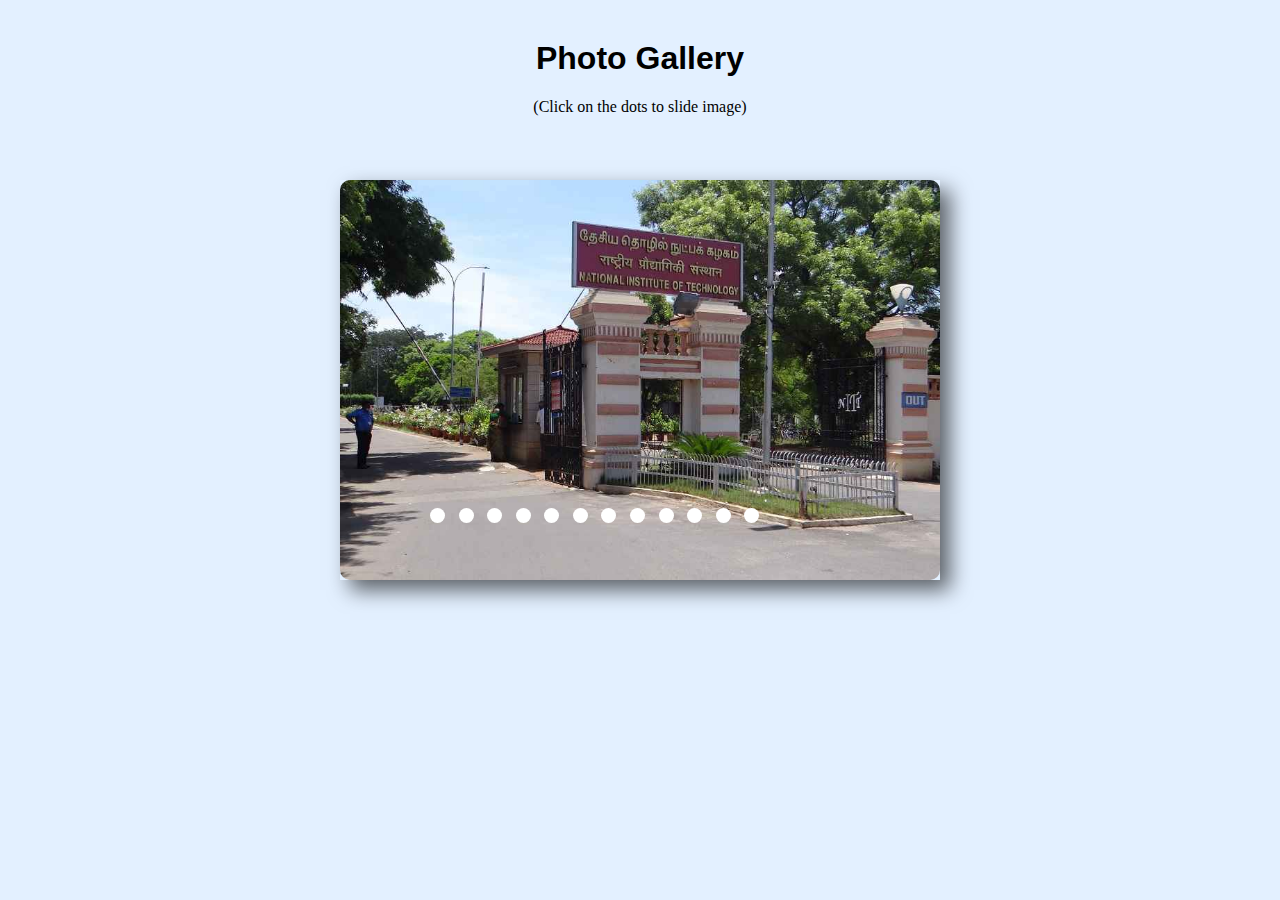
<file: photo_gallery.html>
<!DOCTYPE html>
<html lang="en">

<head>
    <meta charset="UTF-8">
    <meta name="viewport" content="width=device-width, initial-scale=1.0">
    <title>Photo Gallery</title>
    <link rel="stylesheet" href="https://cdnjs.cloudflare.com/ajax/libs/font-awesome/6.7.2/css/all.min.css"
        integrity="sha512-Evv84Mr4kqVGRNSgIGL/F/aIDqQb7xQ2vcrdIwxfjThSH8CSR7PBEakCr51Ck+w+/U6swU2Im1vVX0SVk9ABhg=="
        crossorigin="anonymous" referrerpolicy="no-referrer" />
    <script async src="https://www.googletagmanager.com/gtag/js?id=G-X4LWF6E8EG"></script>
<script>
  window.dataLayer = window.dataLayer || [];
  function gtag(){dataLayer.push(arguments);}
  gtag('js', new Date());

  gtag('config', 'G-X4LWF6E8EG');
</script>

    <style>
        body {
            background: url("background.png") center;
            background-size: cover;
        }

        .container {
            position: relative;
        }

        .container .wrapper {
            width: 600px;
            height:400px;
            box-shadow: 10px 10px 20px rgba(0, 0, 0, 0.6);
           margin: 4rem auto;
            overflow: hidden;
        }

        .container .wrapper-holder {
            display: flex;
            grid-template-columns: repeat(4, 100%);
            height: 100%;
            width: 1200%;
            transition: transform 1s ease-in-out;
          
        }

        .container .wrapper-holder div {
            background-size: cover;
            background-repeat: no-repeat;
            background-position: center;
            width: 100%;
            height: 100%;
        }

        .container #slide-1 {
            background-image: url(gallery6.jpg);
            background-position: center;
            border-radius: 10px;

        }

        .container #slide-2 {
            background-image: url(main.JPG);
            background-position: center;
            border-radius: 10px;

        }

        .container #slide-3 {
            background-image: url(building.JPG);
            background-position: center;
            border-radius: 10px;

        }

        .container #slide-4 {
            background-image: url(campus1.jpeg);
            background-position: center;
            border-radius: 10px;

        }

        .container #slide-5 {
            background-image: url(gallery1.jpg);
            background-position: center;
            border-radius: 10px;

        }

        .container #slide-6 {
            background-image: url(gallery2.jpg);
            background-position: center;
            border-radius: 10px;

        }

        .container #slide-7 {
            background-image: url(gallery3.jpg);
            background-position: center;
            border-radius: 10px;

        }

        .container #slide-8 {
            background-image: url(gallery4.jpg);
            background-position: center;
            border-radius: 10px;

        }

        .container #slide-9 {
            background-image: url(gallery5.jpg);
            background-position: center;
            border-radius: 10px;

        }

        .container #slide-10 {
            background-image: url(gallery7.jpg);
            background-position: center;
            border-radius: 10px;

        }

        .container #slide-11 {
            background-image: url(gallery8.jpg);
            background-position: center;
            border-radius: 10px;

        }

        .container #slide-12 {
            background-image: url(galllery9.jpg);
            background-position: center;
            border-radius: 10px;

        }

        .container .button-holder .button {
            background-color: white;
            width: 15px;
            height: 15px;
            border-radius: 15px;
            display: inline-block;
            margin: .3rem;
        }

        .container .button-holder {
            position: absolute;
            left: 33%;
            bottom: 10%;
        }

        .container #slide-1,
        .container #slide-2,
        .container #slide-3,
        .container #slide-4,
        .container #slide-5,
        .container #slide-6,
        .container #slide-7,
        .container #slide-8,
        .container #slide-9,
        .container #slide-10,
        .container #slide-11,
        .container #slide-12 {
            background-size: cover;
        }

        @keyframes slider {
            0% {
                transform: translateX(0%);
            }

            8.3% {
                transform: translateX(-100%);
            }

            16.6% {
                transform: translateX(-200%);
            }

            25% {
                transform: translateX(-300%);
            }

            33.3% {
                transform: translateX(-400%);
            }

            41.6% {
                transform: translateX(-500%);
            }

            50% {
                transform: translateX(-600%);
            }

            58.3% {
                transform: translateX(-700%);
            }
            66.6% {
                transform: translateX(-800%);
            }

            75% {
                transform: translateX(-900%);
            }
            83.3% {
                transform: translateX(-1000%);
            }
            91.6% {
                transform: translateX(-1100%);
            }
            100% {
                transform: translateX(0%);
            }

            
            
            

        }
    </style>
</head>

<body>
    <h1 style="text-align: center; margin-top: 40px; font-family: Arial, Helvetica, sans-serif; font-family:3rem;">Photo Gallery</h1>
    <div class="container">
        <p style="text-align: center;">(Click on the dots to slide image)</p>
        <div class="wrapper">
            <div class="wrapper-holder">
                <div id="slide-1"></div>
                <div id="slide-2"></div>
                <div id="slide-3"></div>
                <div id="slide-4"></div>
                <div id="slide-5"></div>
                <div id="slide-6"></div>
                <div id="slide-7"></div>
                <div id="slide-8"></div>
                <div id="slide-9"></div>
                <div id="slide-10"></div>
                <div id="slide-11"></div>
                <div id="slide-12"></div>
            </div>
        </div>
        <div class="button-holder">
            <a href="#slide-1" class="button"></a>
            <a href="#slide-2" class="button"></a>
            <a href="#slide-3" class="button"></a>
            <a href="#slide-4" class="button"></a>
            <a href="#slide-5" class="button"></a>
            <a href="#slide-6" class="button"></a>
            <a href="#slide-7" class="button"></a>
            <a href="#slide-8" class="button"></a>
            <a href="#slide-9" class="button"></a>
            <a href="#slide-10" class="button"></a>
            <a href="#slide-11" class="button"></a>
            <a href="#slide-12" class="button"></a>
        </div>

    </div>

    <script>
        const buttons = document.querySelectorAll(".button");
        const slider = document.querySelector(".wrapper-holder");
        let index = 0;
        const totalSlides = 12;
    
        buttons.forEach((button, i) => {
            button.addEventListener("click", () => {
                index = i;
                slider.style.transform = translateX(-${index * 100}%);
            });
        });
    
        // Auto-slide every 5 seconds
        setInterval(() => {
            index = (index + 1) % totalSlides;
            slider.style.transform = translateX(-${index * 100}%);
        }, 5000);
    </script>
</body>

</html>
</file>
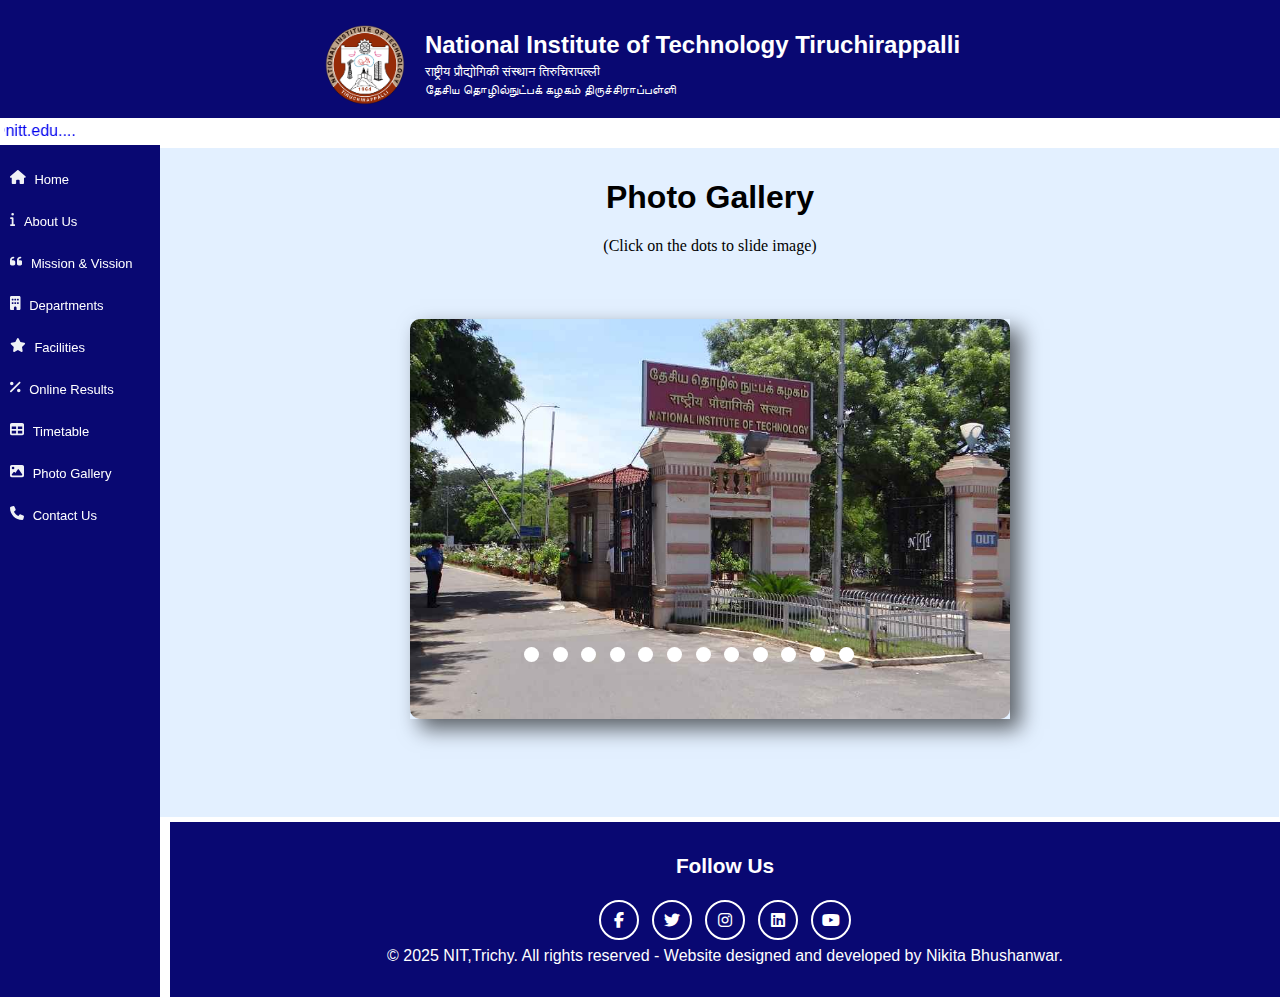
<file: photonew.html>
<!DOCTYPE html>
<html lang="en">

<head>
    <meta charset="UTF-8">
    <meta name="viewport" content="width=device-width, initial-scale=1.0">
    <title>Home Page</title>
    <link rel="stylesheet" type="text/css"
        href="https://cdnjs.cloudflare.com/ajax/libs/font-awesome/6.7.2/css/all.min.css" />
    <link rel="stylesheet" type="text/css" href="style.css" />
    <script async src="https://www.googletagmanager.com/gtag/js?id=G-X4LWF6E8EG"></script>
<script>
  window.dataLayer = window.dataLayer || [];
  function gtag(){dataLayer.push(arguments);}
  gtag('js', new Date());

  gtag('config', 'G-X4LWF6E8EG');
</script>

</head>

<body>

    <div id="header-banner">
        <div class="logo-container">
            <img src="logo.png" width="120px" height="120px">
            <div class="college-name">
                <h1>National Institute of Technology Tiruchirappalli</h1>
                <p style="margin-bottom: 2px;">राष्ट्रीय प्रौद्योगिकी संस्थान तिरुचिरापल्ली</p>
                <p>தேசிய தொழில்நுட்பக் கழகம் திருச்சிராப்பள்ளி</p>
            </div>
        </div>
    </div>


    <div class="marquee-container">
        <marquee behavior="scroll" direction="right">
            <a href="#" target="_blank">NIRF 2024 - First among NITs, Ninth in Engineering</a>
            <a href="#" target="_blank">RECAL Scholarship 2024 Application Form, last date extended till January 21,
                2025</a>
            <a href="#" target="_blank" con="">Congratulations to our B.Tech Students for receiving prestigious Mitacs
                Globalink Research Internship 2024</a>
            <a href="#" target="_blank">Certificate of Appreciation - NIPAM 2022</a>
            <a href="#" target="_blank">NIT-T appointed as the National MOOCs Coordinator for offering Engineering
                Courses
                at UG &amp; PG level by MHRD, GOI</a>
            <a href="#" target="_blank">NIT, Tiruchirapalli gets Prime Minister's Research Fellowship (PMRF) Scheme </a>
            <a href="#" target="_blank">For skill hub courses and applications https://skillhub.nitt.edu/ ....</a>
            <a href="#">Women Sexual Harassment Helpline 9486001149, email: womencell@nitt.edu.... Students Grievance
                Helpline Mobile Number: 9486001198 and email: studentsgrievance@nitt.edu....</a>
        </marquee>
    </div>


    <div class="sidebar">
        <ul class="nav">
            <li>
                <a href="index.html">
                    <svg xmlns="http://www.w3.org/2000/svg" height="14" width="15.75"
                        viewBox="0 0 576 512"><!--!Font Awesome Free 6.7.2 by @fontawesome - https://fontawesome.com License - https://fontawesome.com/license/free Copyright 2025 Fonticons, Inc.-->
                        <path fill="#eff1f5"
                            d="M575.8 255.5c0 18-15 32.1-32 32.1l-32 0 .7 160.2c0 2.7-.2 5.4-.5 8.1l0 16.2c0 22.1-17.9 40-40 40l-16 0c-1.1 0-2.2 0-3.3-.1c-1.4 .1-2.8 .1-4.2 .1L416 512l-24 0c-22.1 0-40-17.9-40-40l0-24 0-64c0-17.7-14.3-32-32-32l-64 0c-17.7 0-32 14.3-32 32l0 64 0 24c0 22.1-17.9 40-40 40l-24 0-31.9 0c-1.5 0-3-.1-4.5-.2c-1.2 .1-2.4 .2-3.6 .2l-16 0c-22.1 0-40-17.9-40-40l0-112c0-.9 0-1.9 .1-2.8l0-69.7-32 0c-18 0-32-14-32-32.1c0-9 3-17 10-24L266.4 8c7-7 15-8 22-8s15 2 21 7L564.8 231.5c8 7 12 15 11 24z" />
                    </svg>
                    <span>Home</span>
                </a>
            </li>

            <li>
                <a href="about_us.html">
                    <svg xmlns="http://www.w3.org/2000/svg" height="14" width="5.25"
                        viewBox="0 0 192 512"><!--!Font Awesome Free 6.7.2 by @fontawesome - https://fontawesome.com License - https://fontawesome.com/license/free Copyright 2025 Fonticons, Inc.-->
                        <path fill="#eff1f5"
                            d="M48 80a48 48 0 1 1 96 0A48 48 0 1 1 48 80zM0 224c0-17.7 14.3-32 32-32l64 0c17.7 0 32 14.3 32 32l0 224 32 0c17.7 0 32 14.3 32 32s-14.3 32-32 32L32 512c-17.7 0-32-14.3-32-32s14.3-32 32-32l32 0 0-192-32 0c-17.7 0-32-14.3-32-32z" />
                    </svg>
                    <span>About Us</span>
                </a>
            </li>

            <li>
                <a href="mission.html">
                    <svg xmlns="http://www.w3.org/2000/svg" height="14" width="12.25"
                        viewBox="0 0 448 512"><!--!Font Awesome Free 6.7.2 by @fontawesome - https://fontawesome.com License - https://fontawesome.com/license/free Copyright 2025 Fonticons, Inc.-->
                        <path fill="#eff1f5"
                            d="M0 216C0 149.7 53.7 96 120 96l8 0c17.7 0 32 14.3 32 32s-14.3 32-32 32l-8 0c-30.9 0-56 25.1-56 56l0 8 64 0c35.3 0 64 28.7 64 64l0 64c0 35.3-28.7 64-64 64l-64 0c-35.3 0-64-28.7-64-64l0-32 0-32 0-72zm256 0c0-66.3 53.7-120 120-120l8 0c17.7 0 32 14.3 32 32s-14.3 32-32 32l-8 0c-30.9 0-56 25.1-56 56l0 8 64 0c35.3 0 64 28.7 64 64l0 64c0 35.3-28.7 64-64 64l-64 0c-35.3 0-64-28.7-64-64l0-32 0-32 0-72z" />
                    </svg>
                    <span>Mission & Vission</span>
                </a>
            </li>

            <li>
                <a href="departmentnew.html">
                    <svg xmlns="http://www.w3.org/2000/svg" height="14" width="10.5"
                        viewBox="0 0 384 512"><!--!Font Awesome Free 6.7.2 by @fontawesome - https://fontawesome.com License - https://fontawesome.com/license/free Copyright 2025 Fonticons, Inc.-->
                        <path fill="#eff1f5"
                            d="M48 0C21.5 0 0 21.5 0 48L0 464c0 26.5 21.5 48 48 48l96 0 0-80c0-26.5 21.5-48 48-48s48 21.5 48 48l0 80 96 0c26.5 0 48-21.5 48-48l0-416c0-26.5-21.5-48-48-48L48 0zM64 240c0-8.8 7.2-16 16-16l32 0c8.8 0 16 7.2 16 16l0 32c0 8.8-7.2 16-16 16l-32 0c-8.8 0-16-7.2-16-16l0-32zm112-16l32 0c8.8 0 16 7.2 16 16l0 32c0 8.8-7.2 16-16 16l-32 0c-8.8 0-16-7.2-16-16l0-32c0-8.8 7.2-16 16-16zm80 16c0-8.8 7.2-16 16-16l32 0c8.8 0 16 7.2 16 16l0 32c0 8.8-7.2 16-16 16l-32 0c-8.8 0-16-7.2-16-16l0-32zM80 96l32 0c8.8 0 16 7.2 16 16l0 32c0 8.8-7.2 16-16 16l-32 0c-8.8 0-16-7.2-16-16l0-32c0-8.8 7.2-16 16-16zm80 16c0-8.8 7.2-16 16-16l32 0c8.8 0 16 7.2 16 16l0 32c0 8.8-7.2 16-16 16l-32 0c-8.8 0-16-7.2-16-16l0-32zM272 96l32 0c8.8 0 16 7.2 16 16l0 32c0 8.8-7.2 16-16 16l-32 0c-8.8 0-16-7.2-16-16l0-32c0-8.8 7.2-16 16-16z" />
                    </svg>
                    <span>Departments</span>
                </a>
            </li>

            <li>
                <a href="facilities.html">
                    <svg xmlns="http://www.w3.org/2000/svg" height="14" width="15.75"
                        viewBox="0 0 576 512"><!--!Font Awesome Free 6.7.2 by @fontawesome - https://fontawesome.com License - https://fontawesome.com/license/free Copyright 2025 Fonticons, Inc.-->
                        <path fill="#eff1f5"
                            d="M316.9 18C311.6 7 300.4 0 288.1 0s-23.4 7-28.8 18L195 150.3 51.4 171.5c-12 1.8-22 10.2-25.7 21.7s-.7 24.2 7.9 32.7L137.8 329 113.2 474.7c-2 12 3 24.2 12.9 31.3s23 8 33.8 2.3l128.3-68.5 128.3 68.5c10.8 5.7 23.9 4.9 33.8-2.3s14.9-19.3 12.9-31.3L438.5 329 542.7 225.9c8.6-8.5 11.7-21.2 7.9-32.7s-13.7-19.9-25.7-21.7L381.2 150.3 316.9 18z" />
                    </svg>
                    <span>Facilities</span>
                </a>
            </li>

            <li>
                <a href="resultsnew.html">
                    <svg xmlns="http://www.w3.org/2000/svg" height="14" width="10.5"
                        viewBox="0 0 384 512"><!--!Font Awesome Free 6.7.2 by @fontawesome - https://fontawesome.com License - https://fontawesome.com/license/free Copyright 2025 Fonticons, Inc.-->
                        <path fill="#eff1f5"
                            d="M374.6 118.6c12.5-12.5 12.5-32.8 0-45.3s-32.8-12.5-45.3 0l-320 320c-12.5 12.5-12.5 32.8 0 45.3s32.8 12.5 45.3 0l320-320zM128 128A64 64 0 1 0 0 128a64 64 0 1 0 128 0zM384 384a64 64 0 1 0 -128 0 64 64 0 1 0 128 0z" />
                    </svg>
                    <span>Online Results</span>
                </a>
            </li>

            <li>
                <a href="timetable.html">
                    <svg xmlns="http://www.w3.org/2000/svg" height="14" width="14"
                        viewBox="0 0 512 512"><!--!Font Awesome Free 6.7.2 by @fontawesome - https://fontawesome.com License - https://fontawesome.com/license/free Copyright 2025 Fonticons, Inc.-->
                        <path fill="#eff1f5"
                            d="M64 256l0-96 160 0 0 96L64 256zm0 64l160 0 0 96L64 416l0-96zm224 96l0-96 160 0 0 96-160 0zM448 256l-160 0 0-96 160 0 0 96zM64 32C28.7 32 0 60.7 0 96L0 416c0 35.3 28.7 64 64 64l384 0c35.3 0 64-28.7 64-64l0-320c0-35.3-28.7-64-64-64L64 32z" />
                    </svg>
                    <span>Timetable</span>
                </a>
            </li>

            <li>
                <a href="photonew.html">
                    <svg xmlns="http://www.w3.org/2000/svg" height="14" width="14"
                        viewBox="0 0 512 512"><!--!Font Awesome Free 6.7.2 by @fontawesome - https://fontawesome.com License - https://fontawesome.com/license/free Copyright 2025 Fonticons, Inc.-->
                        <path fill="#eff1f5"
                            d="M0 96C0 60.7 28.7 32 64 32l384 0c35.3 0 64 28.7 64 64l0 320c0 35.3-28.7 64-64 64L64 480c-35.3 0-64-28.7-64-64L0 96zM323.8 202.5c-4.5-6.6-11.9-10.5-19.8-10.5s-15.4 3.9-19.8 10.5l-87 127.6L170.7 297c-4.6-5.7-11.5-9-18.7-9s-14.2 3.3-18.7 9l-64 80c-5.8 7.2-6.9 17.1-2.9 25.4s12.4 13.6 21.6 13.6l96 0 32 0 208 0c8.9 0 17.1-4.9 21.2-12.8s3.6-17.4-1.4-24.7l-120-176zM112 192a48 48 0 1 0 0-96 48 48 0 1 0 0 96z" />
                    </svg>
                    <span>Photo Gallery</span>
                </a>
            </li>

            <li>
                <a href="contactnew.html">
                    <svg xmlns="http://www.w3.org/2000/svg" height="14" width="14"
                        viewBox="0 0 512 512"><!--!Font Awesome Free 6.7.2 by @fontawesome - https://fontawesome.com License - https://fontawesome.com/license/free Copyright 2025 Fonticons, Inc.-->
                        <path fill="#eff1f5"
                            d="M164.9 24.6c-7.7-18.6-28-28.5-47.4-23.2l-88 24C12.1 30.2 0 46 0 64C0 311.4 200.6 512 448 512c18 0 33.8-12.1 38.6-29.5l24-88c5.3-19.4-4.6-39.7-23.2-47.4l-96-40c-16.3-6.8-35.2-2.1-46.3 11.6L304.7 368C234.3 334.7 177.3 277.7 144 207.3L193.3 167c13.7-11.2 18.4-30 11.6-46.3l-40-96z" />
                    </svg>
                    <span>Contact Us</span>
                </a>
            </li>
        </ul>
    </div>
    <h4>Click on the white dots to slide image</h4>
    <iframe src="photo_gallery.html" width="100%" height="800px" style="padding-left :140px; border:1px solid white; padding-top:120px;">
</iframe>

    <div class="contact-footer">
        <h3>Follow Us</h3>
        <div class="social-links">
            <a href="https://www.facebook.com/NITT.Official/" class="fab fa-facebook-f" target="_blank"></a>
            <a href="https://x.com/ReachNITT?mx=2" class="fab fa-twitter" target="_blank"></a>
            <a href="https://www.instagram.com/nit_tiruchirappalli/?hl=en" class="fab fa-instagram" target="_blank"></a>
            <a href="https://in.linkedin.com/school/nittrichy/" class="fab fa-linkedin" target="_blank"></a>
            <a href="https://www.youtube.com/channel/UCEPOEe5azp3FbUjvMwttPqw" class="fab fa-youtube"
                target="_blank"></a>
        </div>
        <p style="text-align: center; color: #fff;">© 2025 NIT,Trichy. All rights reserved - Website designed and
            developed by Nikita Bhushanwar.</p>
    </div>

    <script src="script.js"></script>

</body>

</html>
</file>
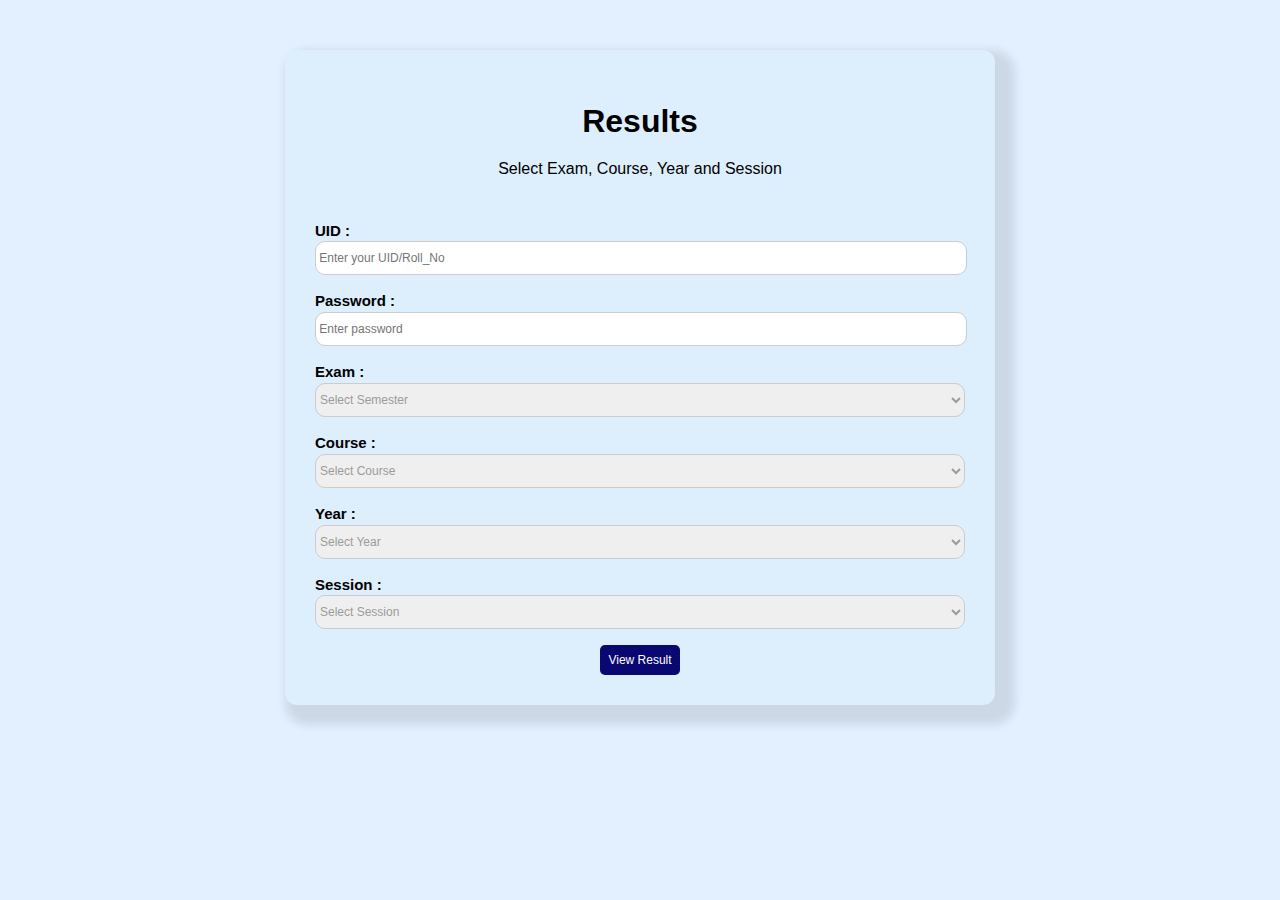
<file: results.html>
<!DOCTYPE html>
<html lang="en">

<head>
    <meta charset="UTF-8">
    <meta name="viewport" content="width=device-width, initial-scale=1.0">
    <title>Results</title>
    <script async src="https://www.googletagmanager.com/gtag/js?id=G-X4LWF6E8EG"></script>
<script>
  window.dataLayer = window.dataLayer || [];
  function gtag(){dataLayer.push(arguments);}
  gtag('js', new Date());

  gtag('config', 'G-X4LWF6E8EG');
</script>

    <style>
        * *::before,
        *::after {
            margin: 0px;
            padding: 0px;
            box-sizing: border-box;

        }

        body {
            background-color: #f9f9f9;
            line-height: 1.3;
            background: url("background.png") center;
            background-size: cover;
            font-family: 'Open Sans', sans-serif
        }

        .results-container {
            max-width: 650px;
            margin: 50px auto;
            background: rgb(221, 238, 252);
            padding: 30px;
            box-shadow: 10px 10px 10px 10px rgba(12, 12, 12, 0.1);
            border-radius: 12px;

        }

        .results-container h1 {
            text-align: center;
            margin-bottom: 8px;
        }

        .results-container p {
            text-align: center;
            margin-bottom: 10px;
            color: black;
        }

        .results-form {
            display: grid;
            gap: 15px;
            align-items: center;
            margin-top: 2.55rem;
            grid-template-columns: repeat(1, 1fr);
            column-gap: 2rem;
            row-gap: 1rem;
        }

        .results-group.w-100 {
            grid-column: span 2;
        }

        .results-form .form-group {
            display: flex;
            flex-direction: column;
        }

        .results-form label {
            margin-bottom: 6px;
            font-weight: bold;
            color: black;
            font-size: 15px;
        }
        

        .results-form input {
            padding: 8px 0px 8px;
            border: 1px solid #ccc;
            border-radius: 10px;
            font-size: 12px;
            width: 100%;
            height: 16px;
        }

        select {
            width: 100%;
            border: 1px solid #ccc;
            border-radius: 10px;
            font-size: 12px;
            padding: 8px 0px 8px;

        }

        .results-form button {
            padding: 8px;
            font-size: 12px;
            color: #fff;
            background-color: #090872;
            border: none;
            border-radius: 5px;
            cursor: pointer;
        }

        .contact-form button:hover {
            background-color: #090872;
        }

        @media (max-width:600px) {
            form {
                width: 90%;
            }
        }

        @keyframes fadeIn {
            from {
                opacity: 0;
                transform: translateY(-10px);
            }

            to {
                opacity: 1;
                transform: translateY(0);
            }
        }

        form {
            animation: fadeIn 0.5s ease-in-out;
        }
    </style>
</head>

<body>
    <div class="results-container">
        <h1>Results</h1>
        <p>Select Exam, Course, Year and Session</p>
        <form class="results-form">
            <div class="results-group">
                <label for="uid">UID : </label>
                <input class="results-input" type="text" name="uid" required style="color: #9c9b9b; height: 16px;"
                    placeholder=" Enter your UID/Roll_No" >
            </div>

            <div class=" results-group">
                <label for="password">Password : </label>
                <input class="results-input" type="password" name="password" required placeholder=" Enter password">
            </div>

            <div class="results-group">
                <label for="exam">Exam : </label>
                <select name="exam" required style="color: #9c9b9b;">
                    <option> Select Semester</option>
                    <option>I SEMESTER</option>
                    <option>II SEMESTER</option>
                    <option>III SEMESTER</option>
                    <option>IV SEMESTER</option>
                    <option>V SEMESTER</option>
                    <option>VI SEMESTER</option>
                    <option>VII SEMESTER</option>
                    <option>VIII SEMESTER</option>
                </select>
            </div>

            <div class="results-group">
                <label for="course">Course : </label>
                <select name="course" required style="color: #9c9b9b;">
                    <option> Select Course</option>
                    <option>BTech in Civil Engineering</option>
                    <option>BTech in Chemical Engineering</option>
                    <option>Btech in Computer Science & Engineering</option>
                    <option>Btech in Electrical & Electronics Engineering</option>
                    <option>Btech in Electronics & Communication Engineeering</option>
                    <option>Btech in Instrumentation & Control Engineeering</option>
                    <option>Btech in Mechanical Engineering</option>
                    <option>Btech in Metallurgical & Material Engineeering</option>
                    <option>BTech in Production Engineeering</option>
                </select>
            </div>


            <div class="results-group">
                <label for="year">Year : </label>
                <select name="year" required style="color: #9c9b9b;">
                    <option> Select Year</option>
                    <option>2024 - 2025</option>
                </select>
            </div>

            <div class="results-group">
                <label for="session">Session : </label>
                <select name="session" required style="color: #9c9b9b;">
                    <option> Select Session</option>
                    <option>Odd/Winter</option>
                    <option>Even/Summer</option>
                </select>
            </div>

            <div class="results-group" style="text-align: center;">
                <button>View Result</button>
            </div>
        </form>
    </div>
</body>

</html>
</file>
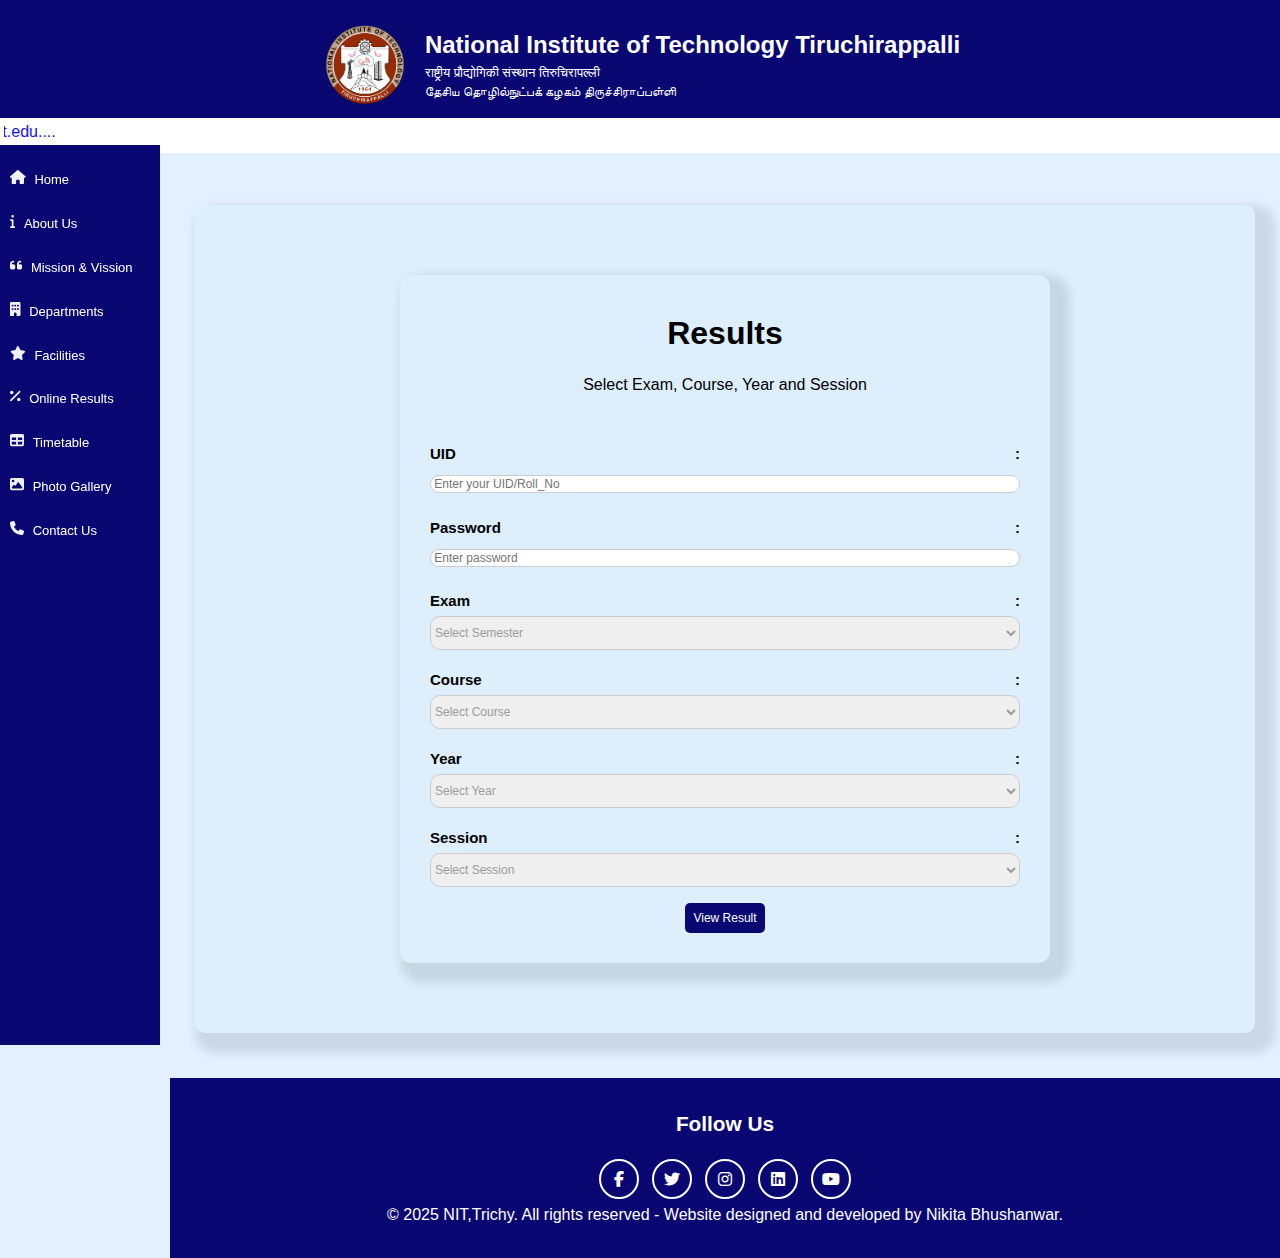
<file: resultsnew.html>
<!DOCTYPE html>
<html lang="en">

<head>
    <meta charset="UTF-8">
    <meta name="viewport" content="width=device-width, initial-scale=1.0">
    <title>Results</title>
    <link rel="stylesheet" type="text/css"
        href="https://cdnjs.cloudflare.com/ajax/libs/font-awesome/6.7.2/css/all.min.css" />
    <link rel="stylesheet" type="text/css" href="style.css" />
    <script async src="https://www.googletagmanager.com/gtag/js?id=G-X4LWF6E8EG"></script>
<script>
  window.dataLayer = window.dataLayer || [];
  function gtag(){dataLayer.push(arguments);}
  gtag('js', new Date());

  gtag('config', 'G-X4LWF6E8EG');
</script>

    <style>
        * *::before,
        *::after {
            margin: 0px;
            padding: 0px;
            box-sizing: border-box;

        }

        body {
            background-color: #f9f9f9;
            line-height: 1.3;
            background: url("background.png") center;
            background-size: cover;
            font-family: 'Open Sans', sans-serif
        }

        .results-container {
            max-width: 650px;
            margin: 50px auto;
            background: rgb(221, 238, 252);
            padding: 30px;
            box-shadow: 10px 10px 10px 10px rgba(12, 12, 12, 0.1);
            border-radius: 12px;

        }

        .results-container h1 {
            text-align: center;
            margin-bottom: 8px;
        }

        .results-container p {
            text-align: center;
            margin-bottom: 10px;
            color: black;
        }

        .results-form {
            display: grid;
            gap: 15px;
            align-items: center;
            margin-top: 2.55rem;
            grid-template-columns: repeat(1, 1fr);
            column-gap: 2rem;
            row-gap: 1rem;
        }

        .results-group.w-100 {
            grid-column: span 2;
        }

        .results-form .form-group {
            display: flex;
            flex-direction: column;
        }

        .results-form label {
            margin-bottom: 6px;
            font-weight: bold;
            color: black;
            font-size: 15px;
        }

        .results-form input {
            padding: 8px 0px 8px;
            border: 1px solid #ccc;
            border-radius: 10px;
            font-size: 12px;
            width: 100%;
            height: 14px;
        }

        select {
            width: 100%;
            border: 1px solid #ccc;
            border-radius: 10px;
            font-size: 12px;
            padding: 8px 0px 8px;

        }

        .results-form button {
            padding: 8px;
            font-size: 12px;
            color: #fff;
            background-color: #090872;
            border: none;
            border-radius: 5px;
            cursor: pointer;
        }

        .contact-form button:hover {
            background-color: #090872;
        }

        @media (max-width:600px) {
            form {
                width: 90%;
            }
        }

        @keyframes fadeIn {
            from {
                opacity: 0;
                transform: translateY(-10px);
            }

            to {
                opacity: 1;
                transform: translateY(0);
            }
        }

        form {
            animation: fadeIn 0.5s ease-in-out;
        }
    </style>
</head>

<body>

    <div id="header-banner">
        <div class="logo-container">
            <img src="logo.png" width="120px" height="120px">
            <div class="college-name">
                <h1>National Institute of Technology Tiruchirappalli</h1>
                <p style="margin-bottom: 2px;">राष्ट्रीय प्रौद्योगिकी संस्थान तिरुचिरापल्ली</p>
                <p>தேசிய தொழில்நுட்பக் கழகம் திருச்சிராப்பள்ளி</p>
            </div>
        </div>
    </div>


    <div class="marquee-container">
        <marquee behavior="scroll" direction="right">
            <a href="#" target="_blank">NIRF 2024 - First among NITs, Ninth in Engineering</a>
            <a href="#" target="_blank">RECAL Scholarship 2024 Application Form, last date extended till January 21,
                2025</a>
            <a href="#" target="_blank" con="">Congratulations to our B.Tech Students for receiving prestigious Mitacs
                Globalink Research Internship 2024</a>
            <a href="#" target="_blank">Certificate of Appreciation - NIPAM 2022</a>
            <a href="#" target="_blank">NIT-T appointed as the National MOOCs Coordinator for offering Engineering
                Courses
                at UG &amp; PG level by MHRD, GOI</a>
            <a href="#" target="_blank">NIT, Tiruchirapalli gets Prime Minister's Research Fellowship (PMRF) Scheme </a>
            <a href="#" target="_blank">For skill hub courses and applications https://skillhub.nitt.edu/ ....</a>
            <a href="#">Women Sexual Harassment Helpline 9486001149, email: womencell@nitt.edu.... Students Grievance
                Helpline Mobile Number: 9486001198 and email: studentsgrievance@nitt.edu....</a>
        </marquee>
    </div>

    <div class="main-container">
        <div class="container">
            <div class="content">
                <div class="results-container">
                    <h1>Results</h1>
                    <p>Select Exam, Course, Year and Session</p>
                    <form class="results-form">
                        <div class="results-group">
                            <label for="uid">UID : </label>
                            <input class="results-input" type="text" name="uid" required style="color: #9c9b9b;"
                                placeholder=" Enter your UID/Roll_No"">
                        </div>
            
                        <div class=" results-group">
                            <label for="password">Password : </label>
                            <input class="results-input" type="password" name="password" required placeholder=" Enter password">
                        </div>
            
                        <div class="results-group">
                            <label for="exam">Exam : </label>
                            <select name="exam" required style="color: #9c9b9b;">
                                <option> Select Semester</option>
                                <option>I SEMESTER</option>
                                <option>II SEMESTER</option>
                                <option>III SEMESTER</option>
                                <option>IV SEMESTER</option>
                                <option>V SEMESTER</option>
                                <option>VI SEMESTER</option>
                                <option>VII SEMESTER</option>
                                <option>VIII SEMESTER</option>
                            </select>
                        </div>
            
                        <div class="results-group">
                            <label for="course">Course : </label>
                            <select name="course" required style="color: #9c9b9b;">
                                <option> Select Course</option>
                                <option>BTech in Civil Engineering</option>
                                <option>BTech in Chemical Engineering</option>
                                <option>Btech in Computer Science & Engineering</option>
                                <option>Btech in Electrical & Electronics Engineering</option>
                                <option>Btech in Electronics & Communication Engineeering</option>
                                <option>Btech in Instrumentation & Control Engineeering</option>
                                <option>Btech in Mechanical Engineering</option>
                                <option>Btech in Metallurgical & Material Engineeering</option>
                                <option>BTech in Production Engineeering</option>
                            </select>
                        </div>
            
            
                        <div class="results-group">
                            <label for="year">Year : </label>
                            <select name="year" required style="color: #9c9b9b;">
                                <option> Select Year</option>
                                <option>2024 - 2025</option>
                            </select>
                        </div>
            
                        <div class="results-group">
                            <label for="session">Session : </label>
                            <select name="session" required style="color: #9c9b9b;">
                                <option> Select Session</option>
                                <option>Odd/Winter</option>
                                <option>Even/Summer</option>
                            </select>
                        </div>
            
                        <div class="results-group" style="text-align: center;">
                            <button>View Result</button>
                        </div>
                    </form>
                </div>
            </div>
        </div>
    </div>

 <div class="sidebar">
        <ul class="nav">
            <li>
                <a href="index.html">
                    <svg xmlns="http://www.w3.org/2000/svg" height="14" width="15.75"
                        viewBox="0 0 576 512"><!--!Font Awesome Free 6.7.2 by @fontawesome - https://fontawesome.com License - https://fontawesome.com/license/free Copyright 2025 Fonticons, Inc.-->
                        <path fill="#eff1f5"
                            d="M575.8 255.5c0 18-15 32.1-32 32.1l-32 0 .7 160.2c0 2.7-.2 5.4-.5 8.1l0 16.2c0 22.1-17.9 40-40 40l-16 0c-1.1 0-2.2 0-3.3-.1c-1.4 .1-2.8 .1-4.2 .1L416 512l-24 0c-22.1 0-40-17.9-40-40l0-24 0-64c0-17.7-14.3-32-32-32l-64 0c-17.7 0-32 14.3-32 32l0 64 0 24c0 22.1-17.9 40-40 40l-24 0-31.9 0c-1.5 0-3-.1-4.5-.2c-1.2 .1-2.4 .2-3.6 .2l-16 0c-22.1 0-40-17.9-40-40l0-112c0-.9 0-1.9 .1-2.8l0-69.7-32 0c-18 0-32-14-32-32.1c0-9 3-17 10-24L266.4 8c7-7 15-8 22-8s15 2 21 7L564.8 231.5c8 7 12 15 11 24z" />
                    </svg>
                    <span>Home</span>
                </a>
            </li>

            <li>
                <a href="about_us.html">
                    <svg xmlns="http://www.w3.org/2000/svg" height="14" width="5.25"
                        viewBox="0 0 192 512"><!--!Font Awesome Free 6.7.2 by @fontawesome - https://fontawesome.com License - https://fontawesome.com/license/free Copyright 2025 Fonticons, Inc.-->
                        <path fill="#eff1f5"
                            d="M48 80a48 48 0 1 1 96 0A48 48 0 1 1 48 80zM0 224c0-17.7 14.3-32 32-32l64 0c17.7 0 32 14.3 32 32l0 224 32 0c17.7 0 32 14.3 32 32s-14.3 32-32 32L32 512c-17.7 0-32-14.3-32-32s14.3-32 32-32l32 0 0-192-32 0c-17.7 0-32-14.3-32-32z" />
                    </svg>
                    <span>About Us</span>
                </a>
            </li>

            <li>
                <a href="mission.html">
                    <svg xmlns="http://www.w3.org/2000/svg" height="14" width="12.25"
                        viewBox="0 0 448 512"><!--!Font Awesome Free 6.7.2 by @fontawesome - https://fontawesome.com License - https://fontawesome.com/license/free Copyright 2025 Fonticons, Inc.-->
                        <path fill="#eff1f5"
                            d="M0 216C0 149.7 53.7 96 120 96l8 0c17.7 0 32 14.3 32 32s-14.3 32-32 32l-8 0c-30.9 0-56 25.1-56 56l0 8 64 0c35.3 0 64 28.7 64 64l0 64c0 35.3-28.7 64-64 64l-64 0c-35.3 0-64-28.7-64-64l0-32 0-32 0-72zm256 0c0-66.3 53.7-120 120-120l8 0c17.7 0 32 14.3 32 32s-14.3 32-32 32l-8 0c-30.9 0-56 25.1-56 56l0 8 64 0c35.3 0 64 28.7 64 64l0 64c0 35.3-28.7 64-64 64l-64 0c-35.3 0-64-28.7-64-64l0-32 0-32 0-72z" />
                    </svg>
                    <span>Mission & Vission</span>
                </a>
            </li>

            <li>
                <a href="departmentnew.html">
                    <svg xmlns="http://www.w3.org/2000/svg" height="14" width="10.5"
                        viewBox="0 0 384 512"><!--!Font Awesome Free 6.7.2 by @fontawesome - https://fontawesome.com License - https://fontawesome.com/license/free Copyright 2025 Fonticons, Inc.-->
                        <path fill="#eff1f5"
                            d="M48 0C21.5 0 0 21.5 0 48L0 464c0 26.5 21.5 48 48 48l96 0 0-80c0-26.5 21.5-48 48-48s48 21.5 48 48l0 80 96 0c26.5 0 48-21.5 48-48l0-416c0-26.5-21.5-48-48-48L48 0zM64 240c0-8.8 7.2-16 16-16l32 0c8.8 0 16 7.2 16 16l0 32c0 8.8-7.2 16-16 16l-32 0c-8.8 0-16-7.2-16-16l0-32zm112-16l32 0c8.8 0 16 7.2 16 16l0 32c0 8.8-7.2 16-16 16l-32 0c-8.8 0-16-7.2-16-16l0-32c0-8.8 7.2-16 16-16zm80 16c0-8.8 7.2-16 16-16l32 0c8.8 0 16 7.2 16 16l0 32c0 8.8-7.2 16-16 16l-32 0c-8.8 0-16-7.2-16-16l0-32zM80 96l32 0c8.8 0 16 7.2 16 16l0 32c0 8.8-7.2 16-16 16l-32 0c-8.8 0-16-7.2-16-16l0-32c0-8.8 7.2-16 16-16zm80 16c0-8.8 7.2-16 16-16l32 0c8.8 0 16 7.2 16 16l0 32c0 8.8-7.2 16-16 16l-32 0c-8.8 0-16-7.2-16-16l0-32zM272 96l32 0c8.8 0 16 7.2 16 16l0 32c0 8.8-7.2 16-16 16l-32 0c-8.8 0-16-7.2-16-16l0-32c0-8.8 7.2-16 16-16z" />
                    </svg>
                    <span>Departments</span>
                </a>
            </li>

            <li>
                <a href="facilities.html">
                    <svg xmlns="http://www.w3.org/2000/svg" height="14" width="15.75"
                        viewBox="0 0 576 512"><!--!Font Awesome Free 6.7.2 by @fontawesome - https://fontawesome.com License - https://fontawesome.com/license/free Copyright 2025 Fonticons, Inc.-->
                        <path fill="#eff1f5"
                            d="M316.9 18C311.6 7 300.4 0 288.1 0s-23.4 7-28.8 18L195 150.3 51.4 171.5c-12 1.8-22 10.2-25.7 21.7s-.7 24.2 7.9 32.7L137.8 329 113.2 474.7c-2 12 3 24.2 12.9 31.3s23 8 33.8 2.3l128.3-68.5 128.3 68.5c10.8 5.7 23.9 4.9 33.8-2.3s14.9-19.3 12.9-31.3L438.5 329 542.7 225.9c8.6-8.5 11.7-21.2 7.9-32.7s-13.7-19.9-25.7-21.7L381.2 150.3 316.9 18z" />
                    </svg>
                    <span>Facilities</span>
                </a>
            </li>

            <li>
                <a href="resultsnew.html">
                    <svg xmlns="http://www.w3.org/2000/svg" height="14" width="10.5"
                        viewBox="0 0 384 512"><!--!Font Awesome Free 6.7.2 by @fontawesome - https://fontawesome.com License - https://fontawesome.com/license/free Copyright 2025 Fonticons, Inc.-->
                        <path fill="#eff1f5"
                            d="M374.6 118.6c12.5-12.5 12.5-32.8 0-45.3s-32.8-12.5-45.3 0l-320 320c-12.5 12.5-12.5 32.8 0 45.3s32.8 12.5 45.3 0l320-320zM128 128A64 64 0 1 0 0 128a64 64 0 1 0 128 0zM384 384a64 64 0 1 0 -128 0 64 64 0 1 0 128 0z" />
                    </svg>
                    <span>Online Results</span>
                </a>
            </li>

            <li>
                <a href="timetable.html">
                    <svg xmlns="http://www.w3.org/2000/svg" height="14" width="14"
                        viewBox="0 0 512 512"><!--!Font Awesome Free 6.7.2 by @fontawesome - https://fontawesome.com License - https://fontawesome.com/license/free Copyright 2025 Fonticons, Inc.-->
                        <path fill="#eff1f5"
                            d="M64 256l0-96 160 0 0 96L64 256zm0 64l160 0 0 96L64 416l0-96zm224 96l0-96 160 0 0 96-160 0zM448 256l-160 0 0-96 160 0 0 96zM64 32C28.7 32 0 60.7 0 96L0 416c0 35.3 28.7 64 64 64l384 0c35.3 0 64-28.7 64-64l0-320c0-35.3-28.7-64-64-64L64 32z" />
                    </svg>
                    <span>Timetable</span>
                </a>
            </li>

            <li>
                <a href="photonew.html">
                    <svg xmlns="http://www.w3.org/2000/svg" height="14" width="14"
                        viewBox="0 0 512 512"><!--!Font Awesome Free 6.7.2 by @fontawesome - https://fontawesome.com License - https://fontawesome.com/license/free Copyright 2025 Fonticons, Inc.-->
                        <path fill="#eff1f5"
                            d="M0 96C0 60.7 28.7 32 64 32l384 0c35.3 0 64 28.7 64 64l0 320c0 35.3-28.7 64-64 64L64 480c-35.3 0-64-28.7-64-64L0 96zM323.8 202.5c-4.5-6.6-11.9-10.5-19.8-10.5s-15.4 3.9-19.8 10.5l-87 127.6L170.7 297c-4.6-5.7-11.5-9-18.7-9s-14.2 3.3-18.7 9l-64 80c-5.8 7.2-6.9 17.1-2.9 25.4s12.4 13.6 21.6 13.6l96 0 32 0 208 0c8.9 0 17.1-4.9 21.2-12.8s3.6-17.4-1.4-24.7l-120-176zM112 192a48 48 0 1 0 0-96 48 48 0 1 0 0 96z" />
                    </svg>
                    <span>Photo Gallery</span>
                </a>
            </li>

            <li>
                <a href="contactnew.html">
                    <svg xmlns="http://www.w3.org/2000/svg" height="14" width="14"
                        viewBox="0 0 512 512"><!--!Font Awesome Free 6.7.2 by @fontawesome - https://fontawesome.com License - https://fontawesome.com/license/free Copyright 2025 Fonticons, Inc.-->
                        <path fill="#eff1f5"
                            d="M164.9 24.6c-7.7-18.6-28-28.5-47.4-23.2l-88 24C12.1 30.2 0 46 0 64C0 311.4 200.6 512 448 512c18 0 33.8-12.1 38.6-29.5l24-88c5.3-19.4-4.6-39.7-23.2-47.4l-96-40c-16.3-6.8-35.2-2.1-46.3 11.6L304.7 368C234.3 334.7 177.3 277.7 144 207.3L193.3 167c13.7-11.2 18.4-30 11.6-46.3l-40-96z" />
                    </svg>
                    <span>Contact Us</span>
                </a>
            </li>
        </ul>
    </div>   

    <div class="contact-footer">
        <h3>Follow Us</h3>
        <div class="social-links">
            <a href="https://www.facebook.com/NITT.Official/" class="fab fa-facebook-f" target="_blank"></a>
            <a href="https://x.com/ReachNITT?mx=2" class="fab fa-twitter" target="_blank"></a>
            <a href="https://www.instagram.com/nit_tiruchirappalli/?hl=en" class="fab fa-instagram" target="_blank"></a>
            <a href="https://in.linkedin.com/school/nittrichy/" class="fab fa-linkedin" target="_blank"></a>
            <a href="https://www.youtube.com/channel/UCEPOEe5azp3FbUjvMwttPqw" class="fab fa-youtube"
                target="_blank"></a>
        </div>
        <p style="text-align: center; color: #fff;">© 2025 NIT,Trichy. All rights reserved - Website designed and
            developed by Nikita Bhushanwar.</p>
    </div>

    <script src="script.js"></script>

    
</body>

</html>
</file>
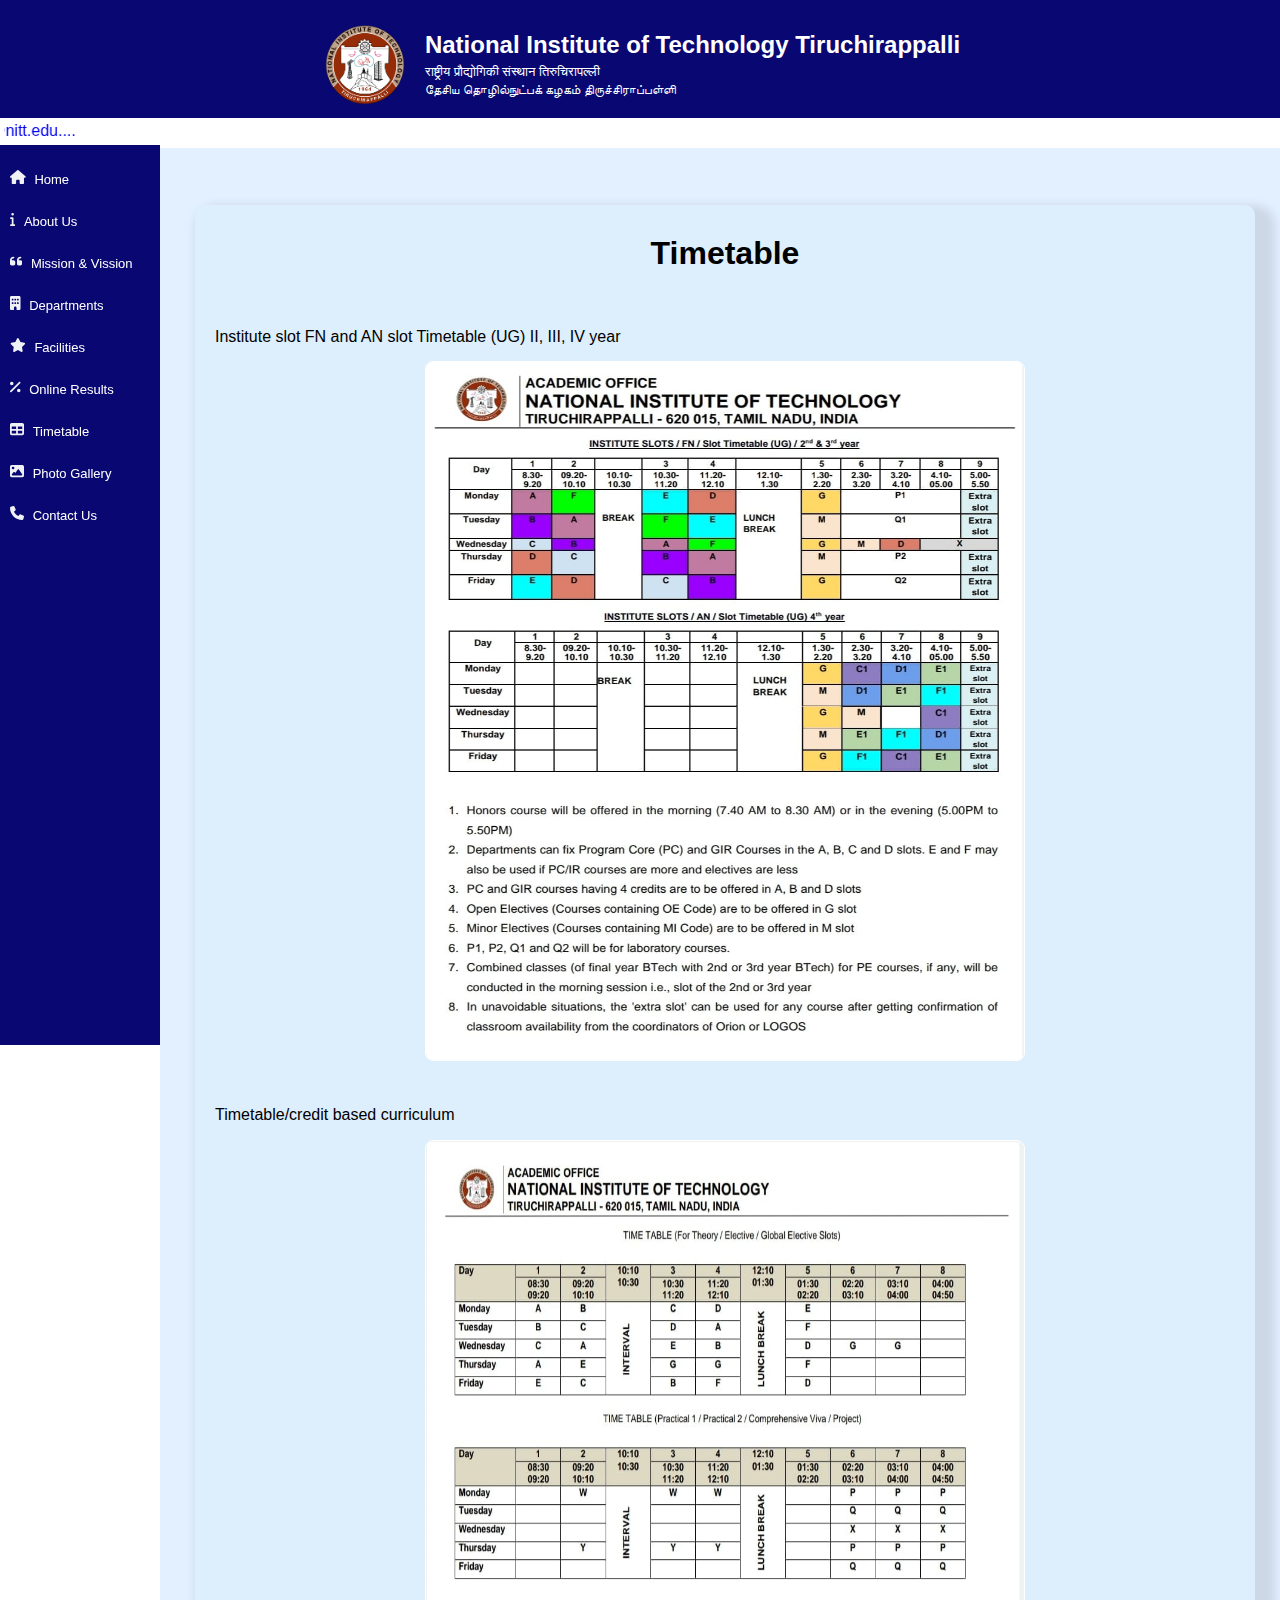
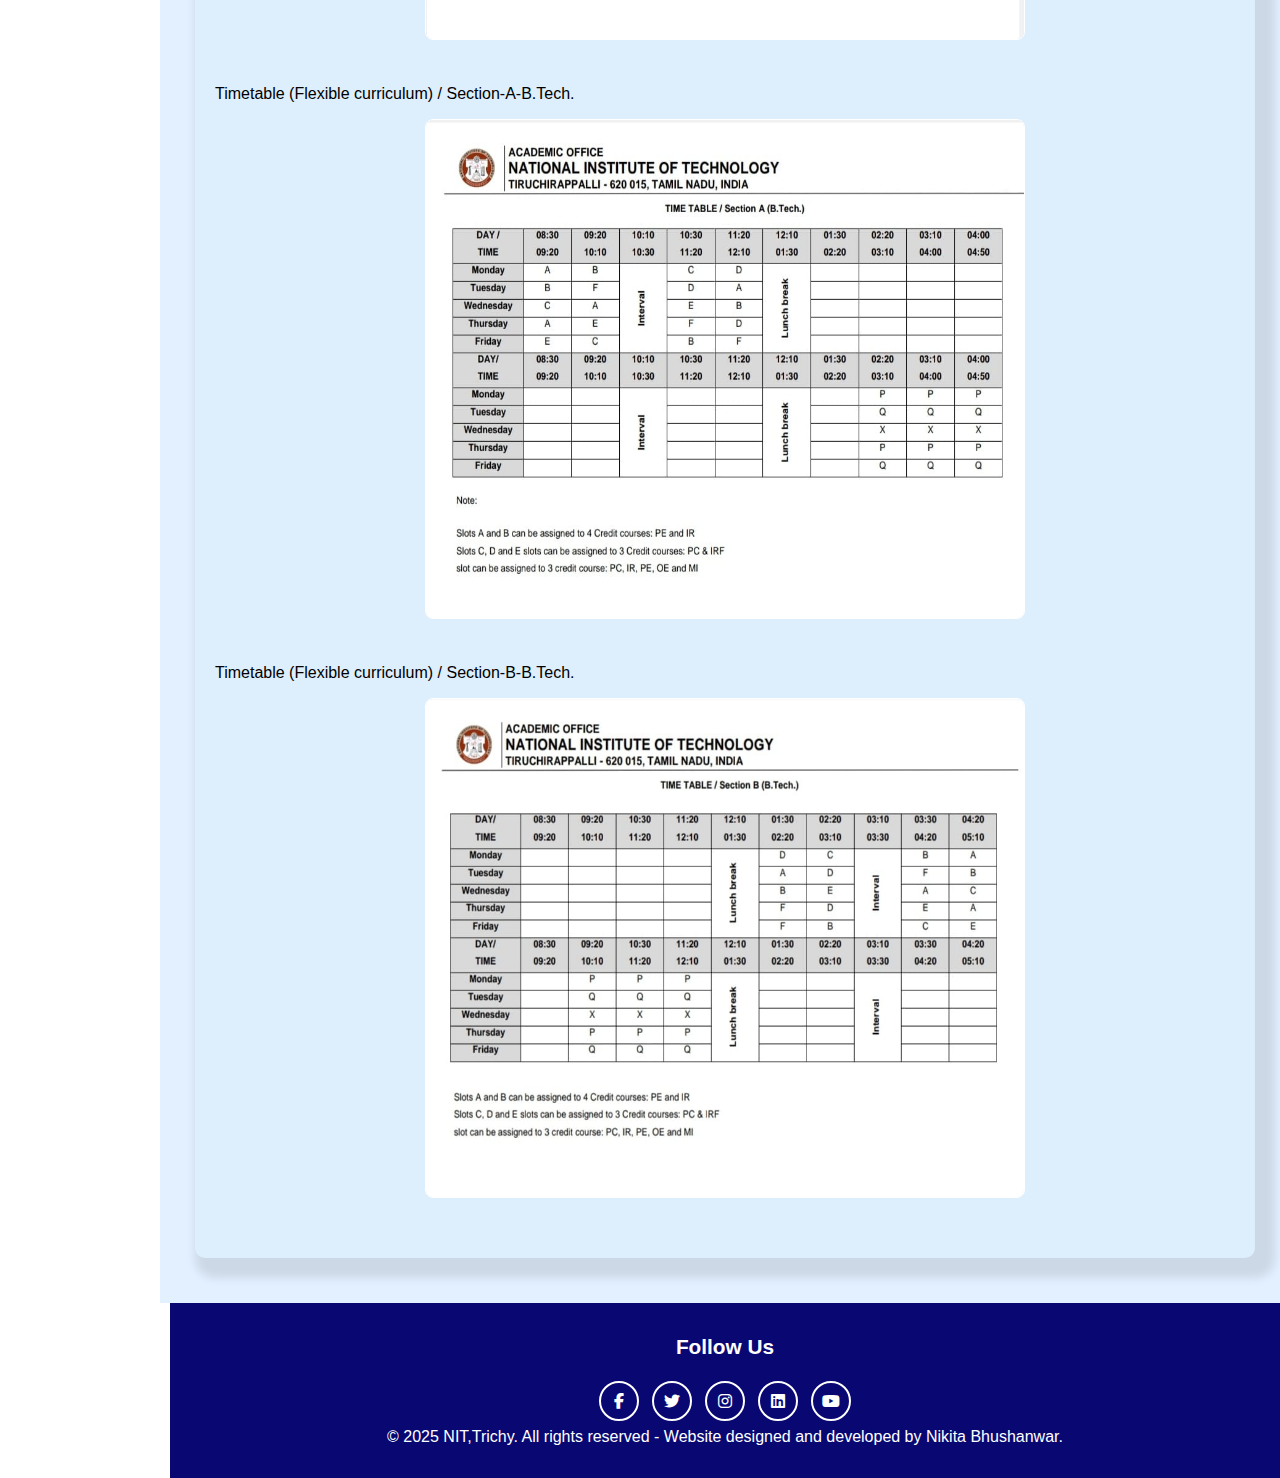
<file: timetable.html>
<!DOCTYPE html>
<html lang="en">

<head>
    <meta charset="UTF-8">
    <meta name="viewport" content="width=device-width, initial-scale=1.0">
    <title>Home Page</title>
    <link rel="stylesheet" type="text/css"
        href="https://cdnjs.cloudflare.com/ajax/libs/font-awesome/6.7.2/css/all.min.css" />
    <link rel="stylesheet" type="text/css" href="style.css" />
    <script async src="https://www.googletagmanager.com/gtag/js?id=G-X4LWF6E8EG"></script>
<script>
  window.dataLayer = window.dataLayer || [];
  function gtag(){dataLayer.push(arguments);}
  gtag('js', new Date());

  gtag('config', 'G-X4LWF6E8EG');
</script>
</head>

<body>

    <div id="header-banner">
        <div class="logo-container">
            <img src="logo.png" width="120px" height="120px">
            <div class="college-name">
                <h1>National Institute of Technology Tiruchirappalli</h1>
                <p style="margin-bottom: 2px;">राष्ट्रीय प्रौद्योगिकी संस्थान तिरुचिरापल्ली</p>
                <p>தேசிய தொழில்நுட்பக் கழகம் திருச்சிராப்பள்ளி</p>
            </div>
        </div>
    </div>


    <div class="marquee-container">
        <marquee behavior="scroll" direction="right">
            <a href="#" target="_blank">NIRF 2024 - First among NITs, Ninth in Engineering</a>
            <a href="#" target="_blank">RECAL Scholarship 2024 Application Form, last date extended till January 21,
                2025</a>
            <a href="#" target="_blank" con="">Congratulations to our B.Tech Students for receiving prestigious Mitacs
                Globalink Research Internship 2024</a>
            <a href="#" target="_blank">Certificate of Appreciation - NIPAM 2022</a>
            <a href="#" target="_blank">NIT-T appointed as the National MOOCs Coordinator for offering Engineering
                Courses
                at UG &amp; PG level by MHRD, GOI</a>
            <a href="#" target="_blank">NIT, Tiruchirapalli gets Prime Minister's Research Fellowship (PMRF) Scheme </a>
            <a href="#" target="_blank">For skill hub courses and applications https://skillhub.nitt.edu/ ....</a>
            <a href="#">Women Sexual Harassment Helpline 9486001149, email: womencell@nitt.edu.... Students Grievance
                Helpline Mobile Number: 9486001198 and email: studentsgrievance@nitt.edu....</a>
        </marquee>
    </div>

    <div class="main-container">
        <div class="container">
            <div class="content">
                <h1 style="text-align: center;">Timetable</h1>
                <p><h4 style="font-weight:400">Institute slot FN and AN slot Timetable (UG) II, III, IV year</h4>
                    <img src="timetable1.jpg" width="400px" height="700px" alt="NIT Trichy" style="border: 1px solid #fff;">
                </p>
                <p><h4 style="font-weight:400">Timetable/credit based curriculum</h4>
                    <img src="timetable2.jpg" width="400px" height="500px" alt="NIT Trichy" style="border: 1px solid #fff;">
                </p>
                <p><h4 style="font-weight:400">Timetable (Flexible curriculum) / Section-A-B.Tech.</h4>
                    <img src="timetable3.jpg" width="400px" height="500px" alt="NIT Trichy" style="border: 1px solid #fff;">
                </p>
                <p><h4 style="font-weight:400">Timetable (Flexible curriculum) / Section-B-B.Tech.</h4>
                    <img src="timetable4.jpg" width="400px" height="500px" alt="NIT Trichy" style="border: 1px solid #fff;">
                </p>
            </div>
        </div>
    </div>


    <div class="sidebar">
        <ul class="nav">
            <li>
                <a href="index.html">
                    <svg xmlns="http://www.w3.org/2000/svg" height="14" width="15.75"
                        viewBox="0 0 576 512"><!--!Font Awesome Free 6.7.2 by @fontawesome - https://fontawesome.com License - https://fontawesome.com/license/free Copyright 2025 Fonticons, Inc.-->
                        <path fill="#eff1f5"
                            d="M575.8 255.5c0 18-15 32.1-32 32.1l-32 0 .7 160.2c0 2.7-.2 5.4-.5 8.1l0 16.2c0 22.1-17.9 40-40 40l-16 0c-1.1 0-2.2 0-3.3-.1c-1.4 .1-2.8 .1-4.2 .1L416 512l-24 0c-22.1 0-40-17.9-40-40l0-24 0-64c0-17.7-14.3-32-32-32l-64 0c-17.7 0-32 14.3-32 32l0 64 0 24c0 22.1-17.9 40-40 40l-24 0-31.9 0c-1.5 0-3-.1-4.5-.2c-1.2 .1-2.4 .2-3.6 .2l-16 0c-22.1 0-40-17.9-40-40l0-112c0-.9 0-1.9 .1-2.8l0-69.7-32 0c-18 0-32-14-32-32.1c0-9 3-17 10-24L266.4 8c7-7 15-8 22-8s15 2 21 7L564.8 231.5c8 7 12 15 11 24z" />
                    </svg>
                    <span>Home</span>
                </a>
            </li>

            <li>
                <a href="about_us.html">
                    <svg xmlns="http://www.w3.org/2000/svg" height="14" width="5.25"
                        viewBox="0 0 192 512"><!--!Font Awesome Free 6.7.2 by @fontawesome - https://fontawesome.com License - https://fontawesome.com/license/free Copyright 2025 Fonticons, Inc.-->
                        <path fill="#eff1f5"
                            d="M48 80a48 48 0 1 1 96 0A48 48 0 1 1 48 80zM0 224c0-17.7 14.3-32 32-32l64 0c17.7 0 32 14.3 32 32l0 224 32 0c17.7 0 32 14.3 32 32s-14.3 32-32 32L32 512c-17.7 0-32-14.3-32-32s14.3-32 32-32l32 0 0-192-32 0c-17.7 0-32-14.3-32-32z" />
                    </svg>
                    <span>About Us</span>
                </a>
            </li>

            <li>
                <a href="mission.html">
                    <svg xmlns="http://www.w3.org/2000/svg" height="14" width="12.25"
                        viewBox="0 0 448 512"><!--!Font Awesome Free 6.7.2 by @fontawesome - https://fontawesome.com License - https://fontawesome.com/license/free Copyright 2025 Fonticons, Inc.-->
                        <path fill="#eff1f5"
                            d="M0 216C0 149.7 53.7 96 120 96l8 0c17.7 0 32 14.3 32 32s-14.3 32-32 32l-8 0c-30.9 0-56 25.1-56 56l0 8 64 0c35.3 0 64 28.7 64 64l0 64c0 35.3-28.7 64-64 64l-64 0c-35.3 0-64-28.7-64-64l0-32 0-32 0-72zm256 0c0-66.3 53.7-120 120-120l8 0c17.7 0 32 14.3 32 32s-14.3 32-32 32l-8 0c-30.9 0-56 25.1-56 56l0 8 64 0c35.3 0 64 28.7 64 64l0 64c0 35.3-28.7 64-64 64l-64 0c-35.3 0-64-28.7-64-64l0-32 0-32 0-72z" />
                    </svg>
                    <span>Mission & Vission</span>
                </a>
            </li>

            <li>
                <a href="departmentnew.html">
                    <svg xmlns="http://www.w3.org/2000/svg" height="14" width="10.5"
                        viewBox="0 0 384 512"><!--!Font Awesome Free 6.7.2 by @fontawesome - https://fontawesome.com License - https://fontawesome.com/license/free Copyright 2025 Fonticons, Inc.-->
                        <path fill="#eff1f5"
                            d="M48 0C21.5 0 0 21.5 0 48L0 464c0 26.5 21.5 48 48 48l96 0 0-80c0-26.5 21.5-48 48-48s48 21.5 48 48l0 80 96 0c26.5 0 48-21.5 48-48l0-416c0-26.5-21.5-48-48-48L48 0zM64 240c0-8.8 7.2-16 16-16l32 0c8.8 0 16 7.2 16 16l0 32c0 8.8-7.2 16-16 16l-32 0c-8.8 0-16-7.2-16-16l0-32zm112-16l32 0c8.8 0 16 7.2 16 16l0 32c0 8.8-7.2 16-16 16l-32 0c-8.8 0-16-7.2-16-16l0-32c0-8.8 7.2-16 16-16zm80 16c0-8.8 7.2-16 16-16l32 0c8.8 0 16 7.2 16 16l0 32c0 8.8-7.2 16-16 16l-32 0c-8.8 0-16-7.2-16-16l0-32zM80 96l32 0c8.8 0 16 7.2 16 16l0 32c0 8.8-7.2 16-16 16l-32 0c-8.8 0-16-7.2-16-16l0-32c0-8.8 7.2-16 16-16zm80 16c0-8.8 7.2-16 16-16l32 0c8.8 0 16 7.2 16 16l0 32c0 8.8-7.2 16-16 16l-32 0c-8.8 0-16-7.2-16-16l0-32zM272 96l32 0c8.8 0 16 7.2 16 16l0 32c0 8.8-7.2 16-16 16l-32 0c-8.8 0-16-7.2-16-16l0-32c0-8.8 7.2-16 16-16z" />
                    </svg>
                    <span>Departments</span>
                </a>
            </li>

            <li>
                <a href="facilities.html">
                    <svg xmlns="http://www.w3.org/2000/svg" height="14" width="15.75"
                        viewBox="0 0 576 512"><!--!Font Awesome Free 6.7.2 by @fontawesome - https://fontawesome.com License - https://fontawesome.com/license/free Copyright 2025 Fonticons, Inc.-->
                        <path fill="#eff1f5"
                            d="M316.9 18C311.6 7 300.4 0 288.1 0s-23.4 7-28.8 18L195 150.3 51.4 171.5c-12 1.8-22 10.2-25.7 21.7s-.7 24.2 7.9 32.7L137.8 329 113.2 474.7c-2 12 3 24.2 12.9 31.3s23 8 33.8 2.3l128.3-68.5 128.3 68.5c10.8 5.7 23.9 4.9 33.8-2.3s14.9-19.3 12.9-31.3L438.5 329 542.7 225.9c8.6-8.5 11.7-21.2 7.9-32.7s-13.7-19.9-25.7-21.7L381.2 150.3 316.9 18z" />
                    </svg>
                    <span>Facilities</span>
                </a>
            </li>

            <li>
                <a href="resultsnew.html">
                    <svg xmlns="http://www.w3.org/2000/svg" height="14" width="10.5"
                        viewBox="0 0 384 512"><!--!Font Awesome Free 6.7.2 by @fontawesome - https://fontawesome.com License - https://fontawesome.com/license/free Copyright 2025 Fonticons, Inc.-->
                        <path fill="#eff1f5"
                            d="M374.6 118.6c12.5-12.5 12.5-32.8 0-45.3s-32.8-12.5-45.3 0l-320 320c-12.5 12.5-12.5 32.8 0 45.3s32.8 12.5 45.3 0l320-320zM128 128A64 64 0 1 0 0 128a64 64 0 1 0 128 0zM384 384a64 64 0 1 0 -128 0 64 64 0 1 0 128 0z" />
                    </svg>
                    <span>Online Results</span>
                </a>
            </li>

            <li>
                <a href="timetable.html">
                    <svg xmlns="http://www.w3.org/2000/svg" height="14" width="14"
                        viewBox="0 0 512 512"><!--!Font Awesome Free 6.7.2 by @fontawesome - https://fontawesome.com License - https://fontawesome.com/license/free Copyright 2025 Fonticons, Inc.-->
                        <path fill="#eff1f5"
                            d="M64 256l0-96 160 0 0 96L64 256zm0 64l160 0 0 96L64 416l0-96zm224 96l0-96 160 0 0 96-160 0zM448 256l-160 0 0-96 160 0 0 96zM64 32C28.7 32 0 60.7 0 96L0 416c0 35.3 28.7 64 64 64l384 0c35.3 0 64-28.7 64-64l0-320c0-35.3-28.7-64-64-64L64 32z" />
                    </svg>
                    <span>Timetable</span>
                </a>
            </li>

            <li>
                <a href="photonew.html">
                    <svg xmlns="http://www.w3.org/2000/svg" height="14" width="14"
                        viewBox="0 0 512 512"><!--!Font Awesome Free 6.7.2 by @fontawesome - https://fontawesome.com License - https://fontawesome.com/license/free Copyright 2025 Fonticons, Inc.-->
                        <path fill="#eff1f5"
                            d="M0 96C0 60.7 28.7 32 64 32l384 0c35.3 0 64 28.7 64 64l0 320c0 35.3-28.7 64-64 64L64 480c-35.3 0-64-28.7-64-64L0 96zM323.8 202.5c-4.5-6.6-11.9-10.5-19.8-10.5s-15.4 3.9-19.8 10.5l-87 127.6L170.7 297c-4.6-5.7-11.5-9-18.7-9s-14.2 3.3-18.7 9l-64 80c-5.8 7.2-6.9 17.1-2.9 25.4s12.4 13.6 21.6 13.6l96 0 32 0 208 0c8.9 0 17.1-4.9 21.2-12.8s3.6-17.4-1.4-24.7l-120-176zM112 192a48 48 0 1 0 0-96 48 48 0 1 0 0 96z" />
                    </svg>
                    <span>Photo Gallery</span>
                </a>
            </li>

            <li>
                <a href="contactnew.html">
                    <svg xmlns="http://www.w3.org/2000/svg" height="14" width="14"
                        viewBox="0 0 512 512"><!--!Font Awesome Free 6.7.2 by @fontawesome - https://fontawesome.com License - https://fontawesome.com/license/free Copyright 2025 Fonticons, Inc.-->
                        <path fill="#eff1f5"
                            d="M164.9 24.6c-7.7-18.6-28-28.5-47.4-23.2l-88 24C12.1 30.2 0 46 0 64C0 311.4 200.6 512 448 512c18 0 33.8-12.1 38.6-29.5l24-88c5.3-19.4-4.6-39.7-23.2-47.4l-96-40c-16.3-6.8-35.2-2.1-46.3 11.6L304.7 368C234.3 334.7 177.3 277.7 144 207.3L193.3 167c13.7-11.2 18.4-30 11.6-46.3l-40-96z" />
                    </svg>
                    <span>Contact Us</span>
                </a>
            </li>
        </ul>
    </div>

    <div class="contact-footer">
        <h3>Follow Us</h3>
        <div class="social-links">
            <a href="https://www.facebook.com/NITT.Official/" class="fab fa-facebook-f" target="_blank"></a>
            <a href="https://x.com/ReachNITT?mx=2" class="fab fa-twitter" target="_blank"></a>
            <a href="https://www.instagram.com/nit_tiruchirappalli/?hl=en" class="fab fa-instagram" target="_blank"></a>
            <a href="https://in.linkedin.com/school/nittrichy/" class="fab fa-linkedin" target="_blank"></a>
            <a href="https://www.youtube.com/channel/UCEPOEe5azp3FbUjvMwttPqw" class="fab fa-youtube"
                target="_blank"></a>
        </div>
        <p style="text-align: center; color: #fff;">© 2025 NIT,Trichy. All rights reserved - Website designed and
            developed by Nikita Bhushanwar.</p>
    </div>

    <script src="script.js"></script>

</body>

</html>
</file>
<file: style.css>
* {
     margin: 0px;
     padding: 0px;
     box-sizing: border-box;
     text-decoration: none;
 }

 body {
     font-family:'Segoe UI', Tahoma, Geneva, Verdana, sans-serif;
     box-sizing: border-box;

 }

 #header-banner {
     width: 100%;
     min-height: 125px;
     background-color: #090872;
     display: flex;
     padding: 10px 20px;
     align-items: center;
     justify-content: center;
     color: white;
     position: fixed;

 }

 .logo-container {
     display: flex;
     align-items: center;

 }

 .logo-container img {
     width: 90px;
     height: auto;
     margin-right: 15px;
 }

 .college-name h1 {
     font-size: 24px;
     margin: 0;
     margin-bottom: 5px;
 }

 .college-name p {
     font-size: 13px;
     margin: 0;

 }

 /*marquee starts here*/
 .marquee-container {
     position: fixed;
     background: #fff;
     top: 118px;
     left: 0px;
     padding: 4px;
 }
  /*marquee starts here*/

 /*Sidebar starts here*/
 .sidebar{
    position: fixed;
    background:#090872;
    width:160px;
    height: 100%;
    top:145px;
    left: 0px;

 }

 .sidebar h2{
    text-align: center;
    font-size: 14px;
    text-transform: uppercase;
    color: #ffffff;
    background:#e20e4e;
    padding: 20px;
    font-weight: 300;
 }

 .sidebar ul li{
    margin: 25px 0;
    font-size: 13px;
 }

 .sidebar ul li a span{
    margin-left: 5px;
    font-weight: 500;
 }

 .sidebar ul li a{
    color: #ffffff;
    padding: 0 10px;
 }

 .sidebar ul li a:hover{
    color: #cf4230;
    margin-left: 20px;
    transition: 0.4s;
 }

 /*Sidebar ends here*/

 /*mainbody starts here*/
 .main-container{
    margin-top: 0px;
    margin-left: 160px;
    margin-right: 0px;
    padding: 25px;
    width: calc(100% - 160px);
    background: url("background.png") center;
    background-size: cover;
}

.main-container .content{
    background: rgb(221, 238, 252);
    padding:20px;
    margin-top: 180px;
    margin-bottom: 20px;
    margin-left: 10px;
    text-align: justify;
    box-sizing: border-box;
    border-radius: 10px;
    box-shadow: 10px 10px 10px 10px rgba(12, 12, 12, 0.1);
    line-height: 1.8;

}

img{
    width:100%;
    max-width: 600px;
    display: block;
    margin: 10px auto;
    border-radius: 8px;
}
.content p{
    margin-bottom: 40px;
    
}

/*mainbody ends here*/

/*footer starts here*/
.contact-footer {
    padding: 2rem 0;
    background: #090872;
    margin-left: 170px;
}

.contact-footer h3 {
    font-size: 1.3rem;
    color: #fff;
    margin-bottom: 1rem;
    text-align: center;
}

.social-links {
    display: flex;
    justify-content: center;
}

.social-links a {
    text-decoration: none;
    width: 40px;
    height: 40px;
    color: #fff;
    border: 2px solid #fff;
    border-radius: 50%;
    display: flex;
    justify-content: center;
    align-items: center;
    margin: 0.4rem;
    transition: all 0.4s ease;
}

.social-links a:hover {
    color: #cf4230;
    border-color: #cf4230;
}
</file>
